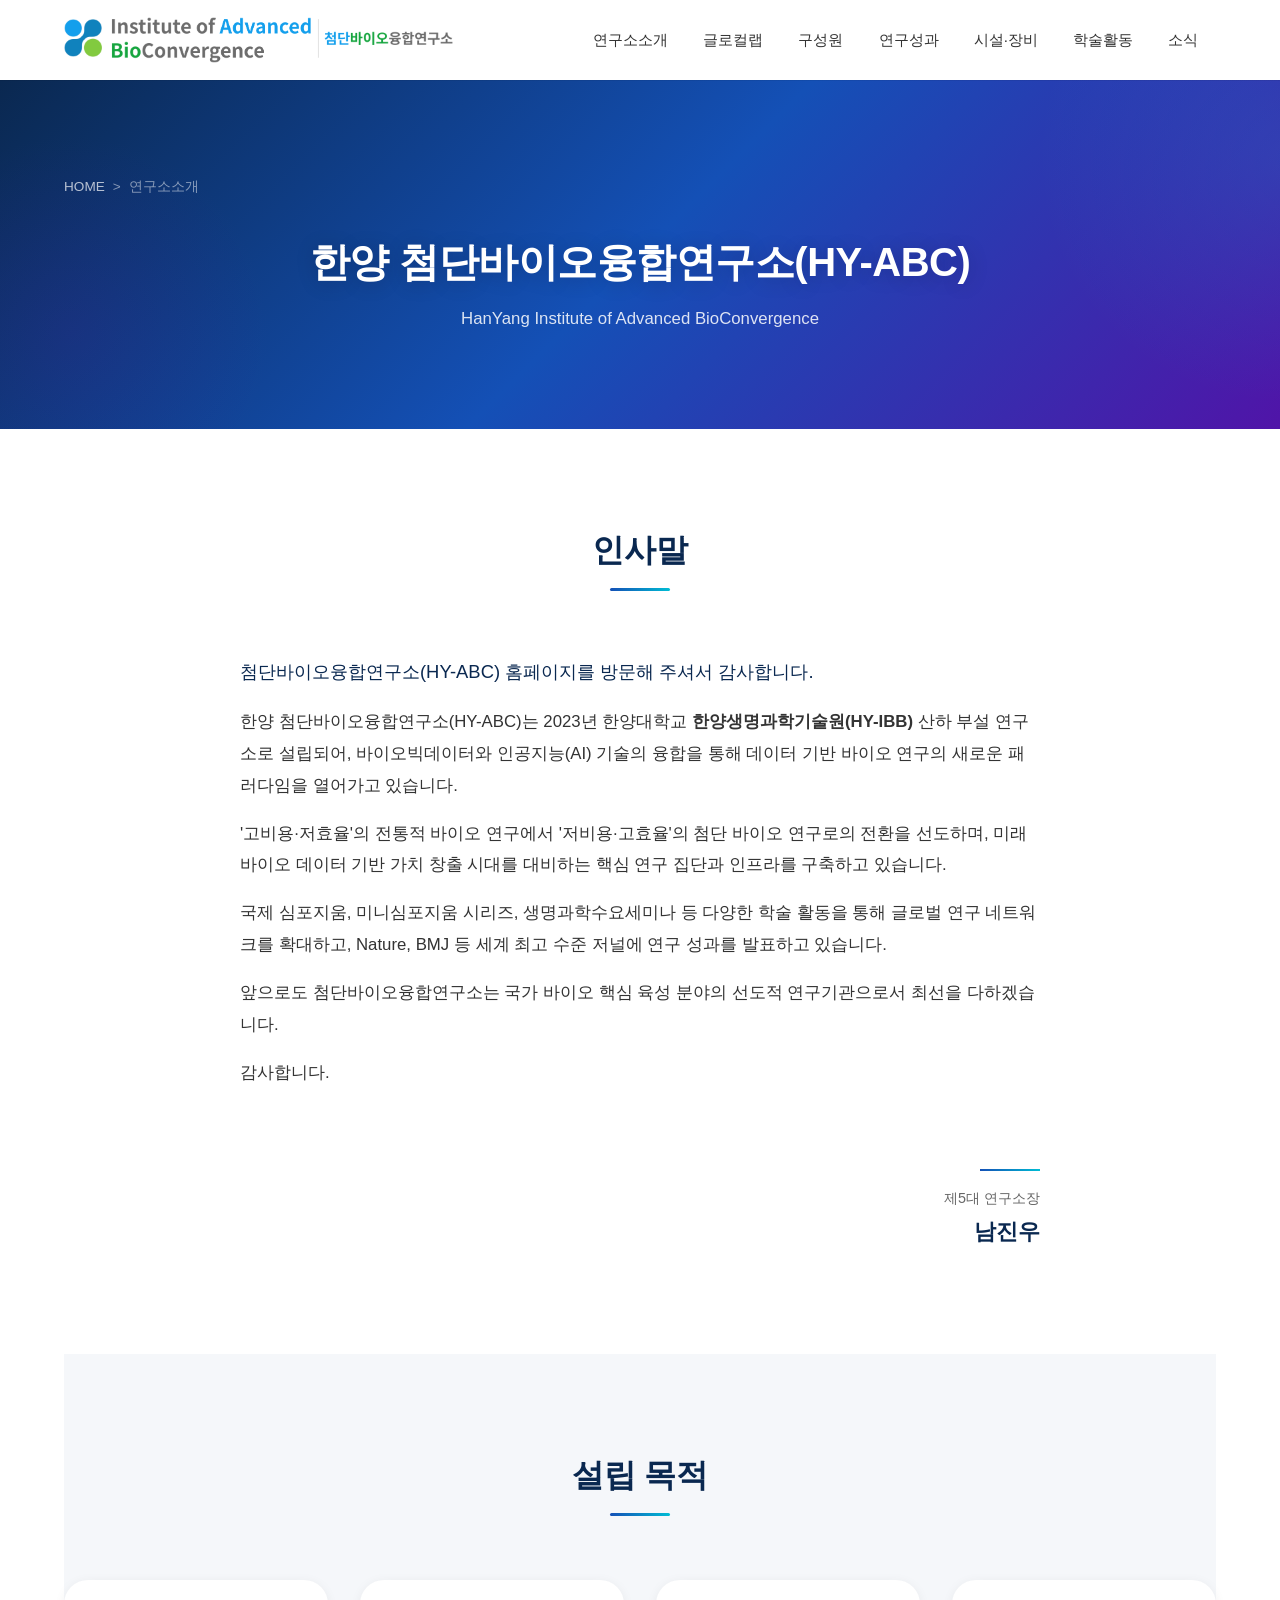
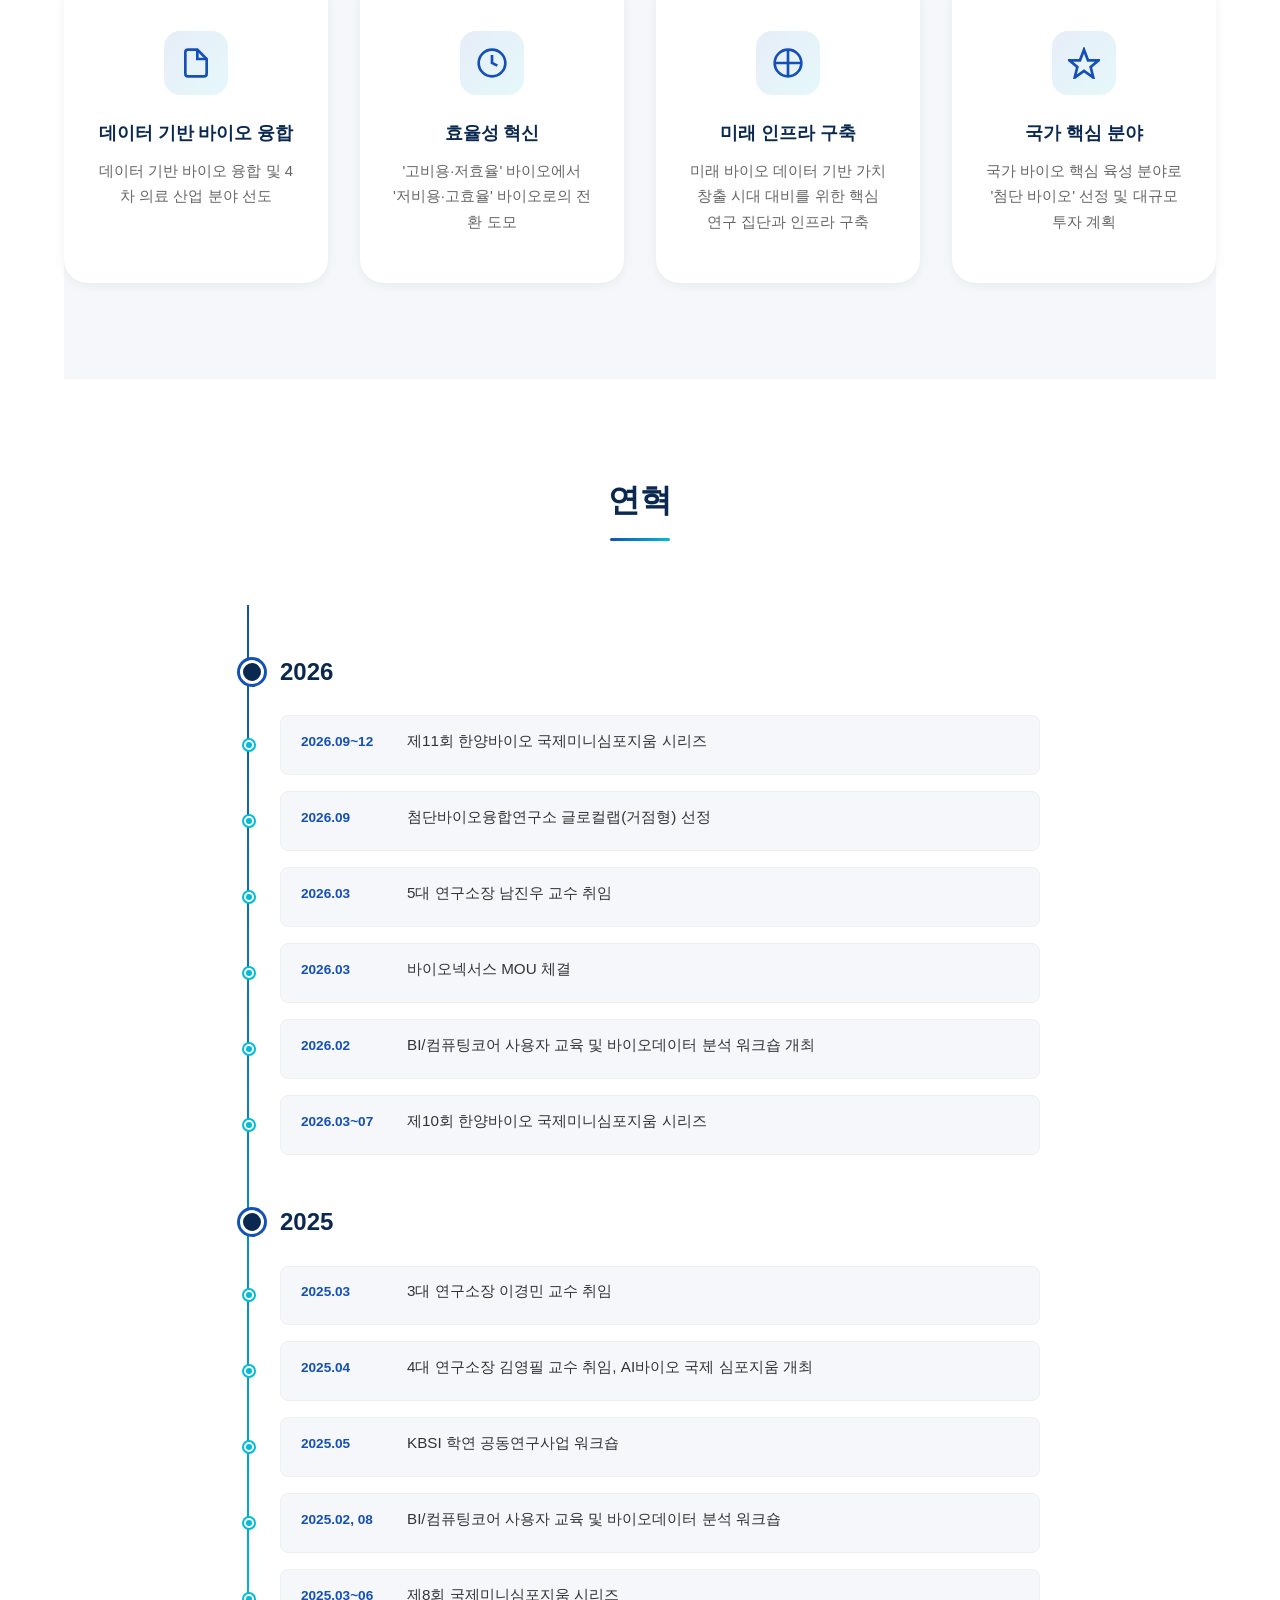
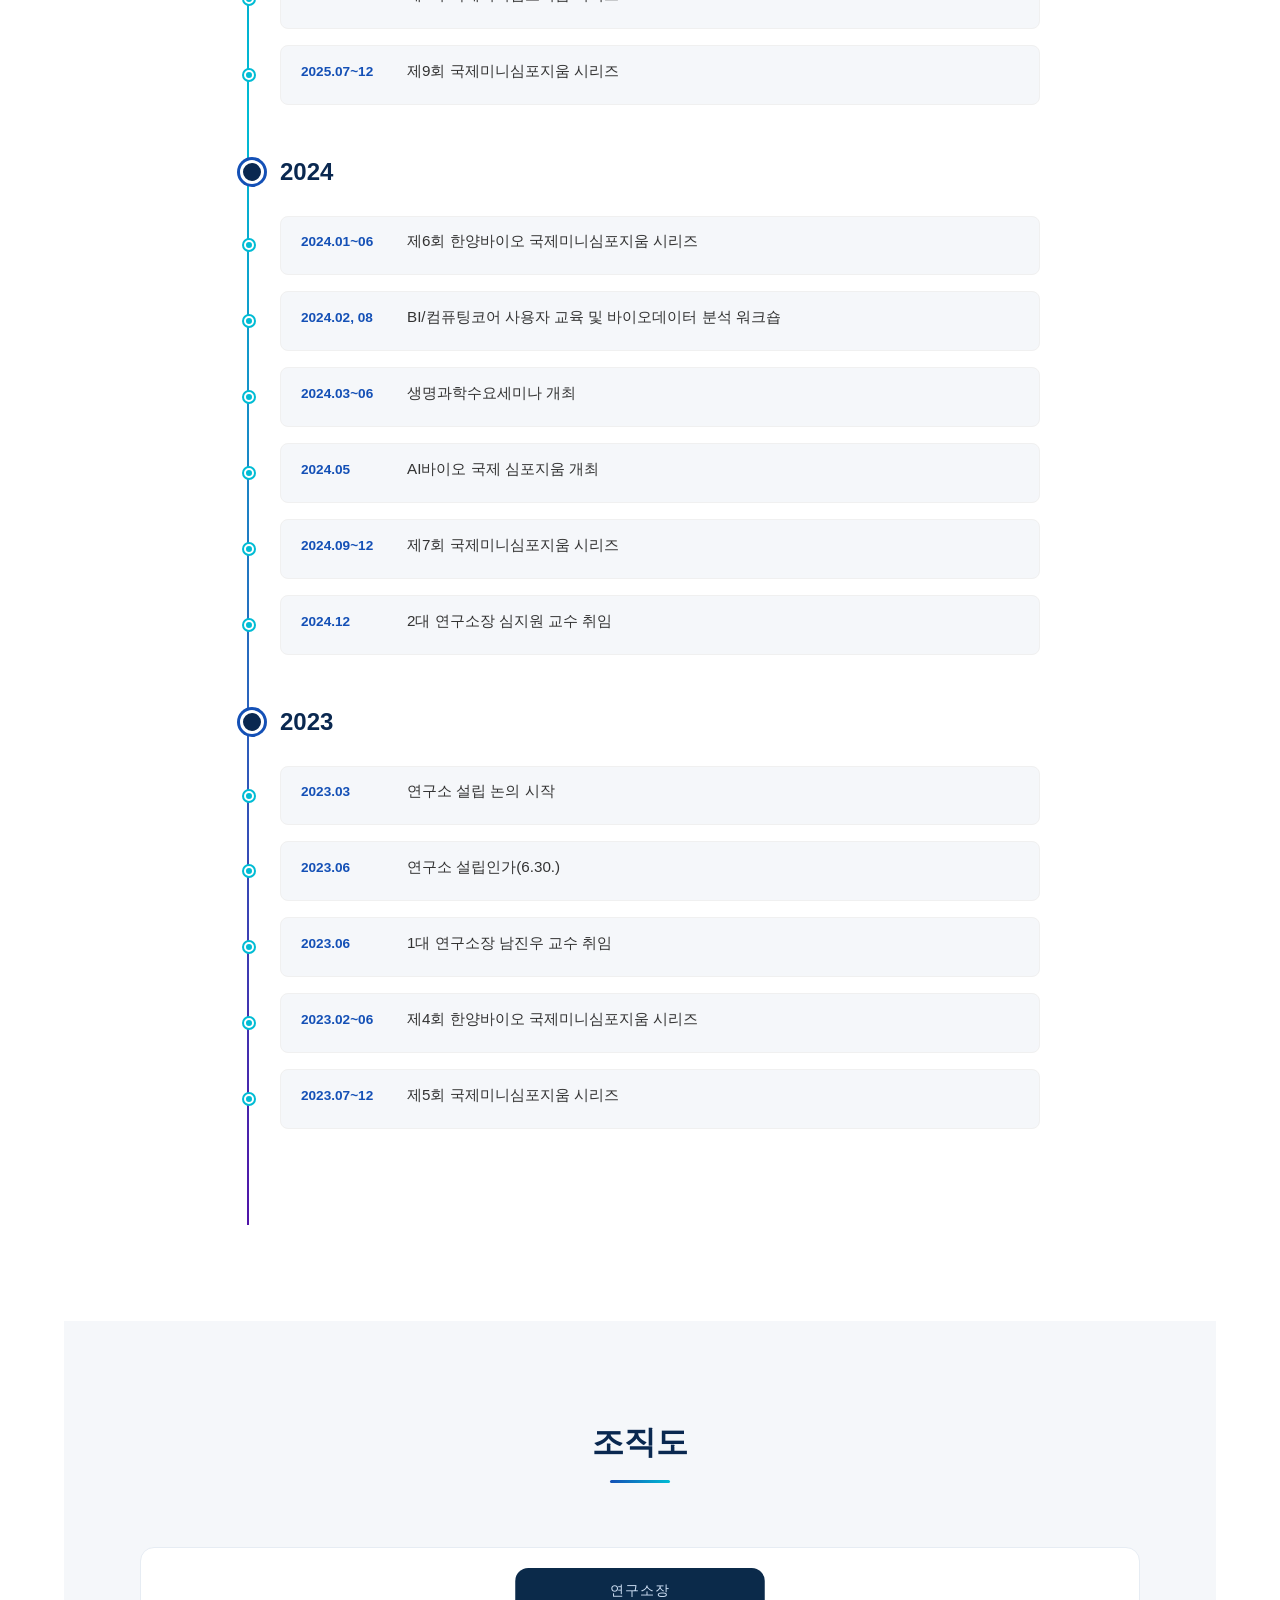
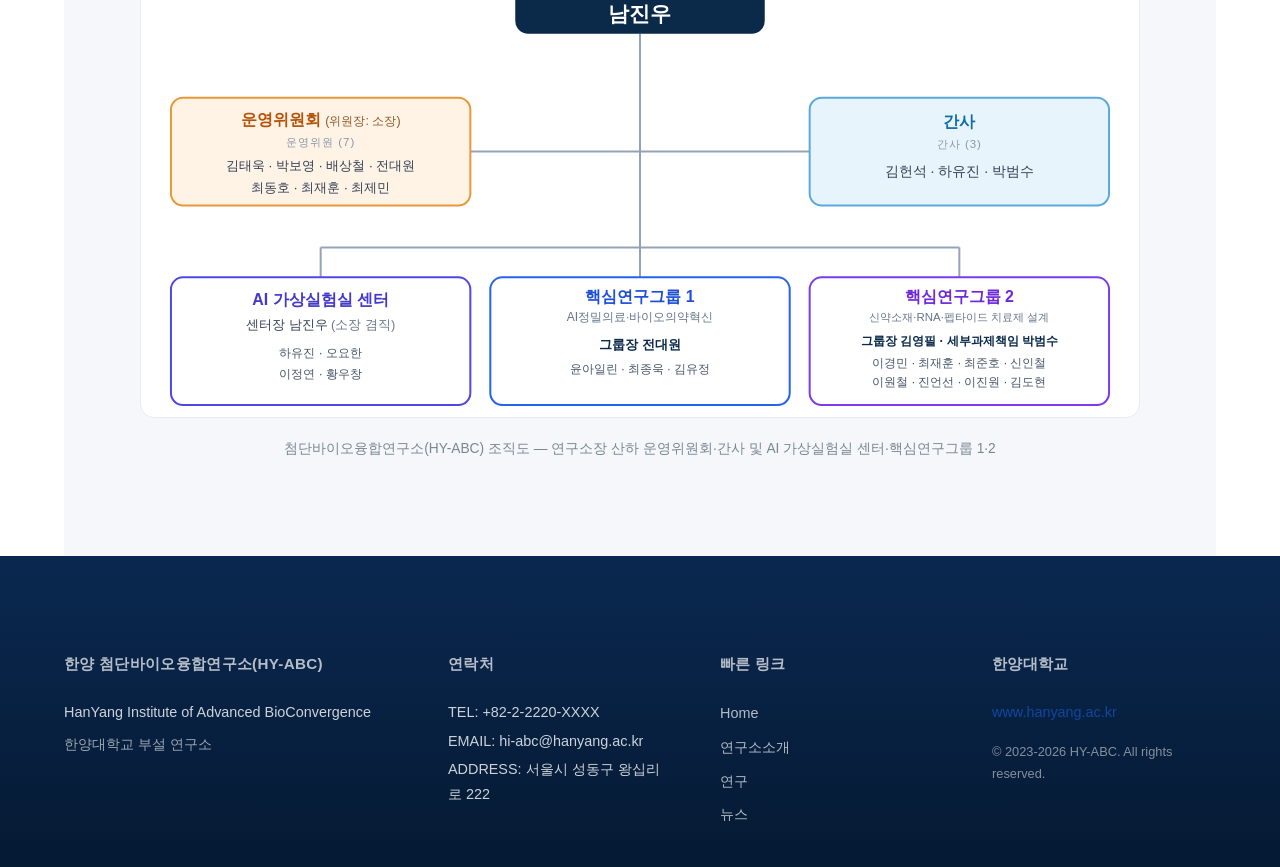
<file: pages/about.html>
<!DOCTYPE html>
<html lang="ko">
<head>
    <meta charset="UTF-8">
    <meta name="viewport" content="width=device-width, initial-scale=1.0">
    <title>연구소소개 | 첨단바이오융합연구소(HY-ABC)</title>
    <link rel="stylesheet" href="../css/style.css">
</head>
<body>
    <!-- Navigation -->
    <nav class="navbar navbar-main">
        <div class="container">
            <div class="navbar-brand">
                <a href="../" class="logo">
                    <img src="../images/HY-ABC_EN_logo_2line.png" alt="첨단바이오융합연구소 HY-ABC — Institute of Advanced BioConvergence" class="logo-img" style="height:46px;width:auto;">
                </a>
            </div>
            <button class="navbar-toggle" id="navbarToggle" aria-label="메뉴 열기">
                <span></span><span></span><span></span>
            </button>
            <ul class="navbar-menu" id="navbarMenu">
                <li class="nav-item dropdown">
                    <a href="about.html" class="nav-link">연구소소개</a>
                    <ul class="dropdown-menu">
                        <li><a href="about.html#greeting">인사말</a></li>
                        <li><a href="about.html#purpose">설립목적</a></li>
                        <li><a href="about.html#history">연혁</a></li>
                        <li><a href="about.html#organization">조직도</a></li>
                    </ul>
                </li>
                <li class="nav-item dropdown">
                    <a href="glocallab.html" class="nav-link">글로컬랩</a>
                    <ul class="dropdown-menu">
                        <li><a href="glocallab.html#overview">과제개요</a></li>
                        <li><a href="glocallab.html#strategy">3대 전략</a></li>
                        <li><a href="glocallab.html#governance">거버넌스</a></li>
                        <li><a href="glocallab.html#groups">핵심연구그룹</a></li>
                        <li><a href="glocallab.html#valley">EAST-ARC Valley</a></li>
                        <li><a href="glocallab.html#goals">성과목표</a></li>
                        <li><a href="glocallab.html#research-roadmap">연구 로드맵</a></li>
                        <li><a href="glocallab.html#education-roadmap">교육 로드맵</a></li>
                        <li><a href="glocallab.html#acknowledgement">과제사사</a></li>
                    </ul>
                </li>
                <li class="nav-item dropdown">
                    <a href="members.html" class="nav-link">구성원</a>
                    <ul class="dropdown-menu">
                        <li><a href="members.html#directors">연구소장</a></li><li><a href="members.html#officers">운영위원 및 간사</a></li>
                        <li><a href="members.html#researchers">참여연구자</a></li><li><a href="members.html#admin">행정팀</a></li>
                    </ul>
                </li>
                <li class="nav-item dropdown">
                    <a href="research.html" class="nav-link">연구성과</a>
                    <ul class="dropdown-menu">
                        <li><a href="research.html#publications">주요논문</a></li>
                        <li><a href="research.html#projects">연구과제</a></li>
                        <li><a href="research.html#patents">특허</a></li><li><a href="performance.html">성과 현황</a></li>
                    </ul>
                </li>
                <li class="nav-item dropdown">
                    <a href="facilities.html" class="nav-link">시설·장비</a>
                    <ul class="dropdown-menu">
                        <li><a href="facilities.html#infrastructure">인프라현황</a></li>
                        <li><a href="facilities.html#core">코어시설</a></li>
                        <li><a href="facilities.html#openlab">오픈랩</a></li>
                    </ul>
                </li>
                <li class="nav-item dropdown">
                    <a href="activities.html" class="nav-link">학술활동</a>
                    <ul class="dropdown-menu">
                        <li><a href="activities.html#symposium">국제심포지움</a></li>
                        <li><a href="activities.html#minisymposium">미니심포지움</a></li>
                        <li><a href="activities.html#annual">애뉴얼 심포지엄</a></li><li><a href="activities.html#wedseminar">생명과학수요세미나</a></li><li><a href="activities.html#seminar">연구소 학술활동</a></li>
                        <li><a href="activities.html#workshop">교육 프로그램</a></li>
                    </ul>
                </li>
                <li class="nav-item dropdown">
                    <a href="news.html" class="nav-link">소식</a>
                    <ul class="dropdown-menu">
                        <li><a href="news.html#notice">공지사항</a></li>
                        <li><a href="news.html#press">보도자료</a></li>
                        <li><a href="news.html#mou">MOU</a></li>
                        <li><a href="news.html#publications">발간물</a></li>
                    </ul>
                </li>
            </ul>
        </div>
    </nav>

    <!-- Hero Section -->
    <section class="hero-section">
        <div class="hero-breadcrumb">
            <a href="../index.html">HOME</a>
            <span>&gt;</span>
            <span>연구소소개</span>
        </div>
        <div class="hero-content">
            <h1 class="animate-on-scroll">한양 첨단바이오융합연구소(HY-ABC)</h1>
            <p class="animate-on-scroll">HanYang Institute of Advanced BioConvergence</p>
        </div>
    </section>

    <!-- Main Content -->
    <main class="about-container">
        <!-- Greeting Section -->
        <section id="greeting" class="section greeting-section">
            <div class="section-header animate-on-scroll">
                <h2>인사말</h2>
                <div class="header-line"></div>
            </div>
            <div class="greeting-content animate-on-scroll">
                <div class="director-greeting">
                    <p>첨단바이오융합연구소(HY-ABC) 홈페이지를 방문해 주셔서 감사합니다.</p>

                    <p>한양 첨단바이오융합연구소(HY-ABC)는 2023년 한양대학교 <strong>한양생명과학기술원(HY-IBB)</strong> 산하 부설 연구소로 설립되어, 바이오빅데이터와 인공지능(AI) 기술의 융합을 통해 데이터 기반 바이오 연구의 새로운 패러다임을 열어가고 있습니다.</p>

                    <p>'고비용·저효율'의 전통적 바이오 연구에서 '저비용·고효율'의 첨단 바이오 연구로의 전환을 선도하며, 미래 바이오 데이터 기반 가치 창출 시대를 대비하는 핵심 연구 집단과 인프라를 구축하고 있습니다.</p>

                    <p>국제 심포지움, 미니심포지움 시리즈, 생명과학수요세미나 등 다양한 학술 활동을 통해 글로벌 연구 네트워크를 확대하고, Nature, BMJ 등 세계 최고 수준 저널에 연구 성과를 발표하고 있습니다.</p>

                    <p>앞으로도 첨단바이오융합연구소는 국가 바이오 핵심 육성 분야의 선도적 연구기관으로서 최선을 다하겠습니다.</p>

                    <p>감사합니다.</p>
                </div>
                <div class="director-signature animate-on-scroll">
                    <div class="signature-line"></div>
                    <p class="director-name">제5대 연구소장</p>
                    <p class="director-title">남진우</p>
                </div>
            </div>
        </section>

        <!-- Purpose Section -->
        <section id="purpose" class="section purpose-section">
            <div class="section-header animate-on-scroll">
                <h2>설립 목적</h2>
                <div class="header-line"></div>
            </div>
            <div class="purpose-grid animate-on-scroll">
                <div class="purpose-card animate-on-scroll">
                    <div class="purpose-icon">
                        <svg viewBox="0 0 24 24" fill="none" stroke="currentColor" stroke-width="2">
                            <path d="M13 2H6a2 2 0 0 0-2 2v16a2 2 0 0 0 2 2h12a2 2 0 0 0 2-2V9z"></path>
                            <polyline points="13 2 13 9 20 9"></polyline>
                        </svg>
                    </div>
                    <h3>데이터 기반 바이오 융합</h3>
                    <p>데이터 기반 바이오 융합 및 4차 의료 산업 분야 선도</p>
                </div>
                <div class="purpose-card animate-on-scroll">
                    <div class="purpose-icon">
                        <svg viewBox="0 0 24 24" fill="none" stroke="currentColor" stroke-width="2">
                            <circle cx="12" cy="12" r="10"></circle>
                            <path d="M12 6v6l4 2"></path>
                        </svg>
                    </div>
                    <h3>효율성 혁신</h3>
                    <p>'고비용·저효율' 바이오에서 '저비용·고효율' 바이오로의 전환 도모</p>
                </div>
                <div class="purpose-card animate-on-scroll">
                    <div class="purpose-icon">
                        <svg viewBox="0 0 24 24" fill="none" stroke="currentColor" stroke-width="2">
                            <path d="M12 2v20M2 12h20"></path>
                            <circle cx="12" cy="12" r="10"></circle>
                        </svg>
                    </div>
                    <h3>미래 인프라 구축</h3>
                    <p>미래 바이오 데이터 기반 가치 창출 시대 대비를 위한 핵심 연구 집단과 인프라 구축</p>
                </div>
                <div class="purpose-card animate-on-scroll">
                    <div class="purpose-icon">
                        <svg viewBox="0 0 24 24" fill="none" stroke="currentColor" stroke-width="2">
                            <path d="M12 2L15 10H23L17 15L19 23L12 18L5 23L7 15L1 10H9L12 2Z"></path>
                        </svg>
                    </div>
                    <h3>국가 핵심 분야</h3>
                    <p>국가 바이오 핵심 육성 분야로 '첨단 바이오' 선정 및 대규모 투자 계획</p>
                </div>
            </div>
        </section>

        <!-- History Section -->
        <section id="history" class="section history-section">
            <div class="section-header animate-on-scroll">
                <h2>연혁</h2>
                <div class="header-line"></div>
            </div>
            <div class="timeline animate-on-scroll">
                <!-- 2026 Timeline -->
                <div class="timeline-year">
                    <h3>2026</h3>
                    <div class="timeline-items">
                        <div class="timeline-item animate-on-scroll">
                            <div class="timeline-marker"></div>
                            <div class="timeline-content">
                                <span class="timeline-date">2026.09~12</span>
                                <p>제11회 한양바이오 국제미니심포지움 시리즈</p>
                            </div>
                        </div>
                        <div class="timeline-item animate-on-scroll">
                            <div class="timeline-marker"></div>
                            <div class="timeline-content">
                                <span class="timeline-date">2026.09</span>
                                <p>첨단바이오융합연구소 글로컬랩(거점형) 선정</p>
                            </div>
                        </div>
                        <div class="timeline-item animate-on-scroll">
                            <div class="timeline-marker"></div>
                            <div class="timeline-content">
                                <span class="timeline-date">2026.03</span>
                                <p>5대 연구소장 남진우 교수 취임</p>
                            </div>
                        </div>
                        <div class="timeline-item animate-on-scroll">
                            <div class="timeline-marker"></div>
                            <div class="timeline-content">
                                <span class="timeline-date">2026.03</span>
                                <p>바이오넥서스 MOU 체결</p>
                            </div>
                        </div>
                        <div class="timeline-item animate-on-scroll">
                            <div class="timeline-marker"></div>
                            <div class="timeline-content">
                                <span class="timeline-date">2026.02</span>
                                <p>BI/컴퓨팅코어 사용자 교육 및 바이오데이터 분석 워크숍 개최</p>
                            </div>
                        </div>
                        <div class="timeline-item animate-on-scroll">
                            <div class="timeline-marker"></div>
                            <div class="timeline-content">
                                <span class="timeline-date">2026.03~07</span>
                                <p>제10회 한양바이오 국제미니심포지움 시리즈</p>
                            </div>
                        </div>
                    </div>
                </div>

                <!-- 2025 Timeline -->
                <div class="timeline-year">
                    <h3>2025</h3>
                    <div class="timeline-items">
                        <div class="timeline-item animate-on-scroll">
                            <div class="timeline-marker"></div>
                            <div class="timeline-content">
                                <span class="timeline-date">2025.03</span>
                                <p>3대 연구소장 이경민 교수 취임</p>
                            </div>
                        </div>
                        <div class="timeline-item animate-on-scroll">
                            <div class="timeline-marker"></div>
                            <div class="timeline-content">
                                <span class="timeline-date">2025.04</span>
                                <p>4대 연구소장 김영필 교수 취임, AI바이오 국제 심포지움 개최</p>
                            </div>
                        </div>
                        <div class="timeline-item animate-on-scroll">
                            <div class="timeline-marker"></div>
                            <div class="timeline-content">
                                <span class="timeline-date">2025.05</span>
                                <p>KBSI 학연 공동연구사업 워크숍</p>
                            </div>
                        </div>
                        <div class="timeline-item animate-on-scroll">
                            <div class="timeline-marker"></div>
                            <div class="timeline-content">
                                <span class="timeline-date">2025.02, 08</span>
                                <p>BI/컴퓨팅코어 사용자 교육 및 바이오데이터 분석 워크숍</p>
                            </div>
                        </div>
                        <div class="timeline-item animate-on-scroll">
                            <div class="timeline-marker"></div>
                            <div class="timeline-content">
                                <span class="timeline-date">2025.03~06</span>
                                <p>제8회 국제미니심포지움 시리즈</p>
                            </div>
                        </div>
                        <div class="timeline-item animate-on-scroll">
                            <div class="timeline-marker"></div>
                            <div class="timeline-content">
                                <span class="timeline-date">2025.07~12</span>
                                <p>제9회 국제미니심포지움 시리즈</p>
                            </div>
                        </div>
                    </div>
                </div>

                <!-- 2024 Timeline -->
                <div class="timeline-year">
                    <h3>2024</h3>
                    <div class="timeline-items">
                        <div class="timeline-item animate-on-scroll">
                            <div class="timeline-marker"></div>
                            <div class="timeline-content">
                                <span class="timeline-date">2024.01~06</span>
                                <p>제6회 한양바이오 국제미니심포지움 시리즈</p>
                            </div>
                        </div>
                        <div class="timeline-item animate-on-scroll">
                            <div class="timeline-marker"></div>
                            <div class="timeline-content">
                                <span class="timeline-date">2024.02, 08</span>
                                <p>BI/컴퓨팅코어 사용자 교육 및 바이오데이터 분석 워크숍</p>
                            </div>
                        </div>
                        <div class="timeline-item animate-on-scroll">
                            <div class="timeline-marker"></div>
                            <div class="timeline-content">
                                <span class="timeline-date">2024.03~06</span>
                                <p>생명과학수요세미나 개최</p>
                            </div>
                        </div>
                        <div class="timeline-item animate-on-scroll">
                            <div class="timeline-marker"></div>
                            <div class="timeline-content">
                                <span class="timeline-date">2024.05</span>
                                <p>AI바이오 국제 심포지움 개최</p>
                            </div>
                        </div>
                        <div class="timeline-item animate-on-scroll">
                            <div class="timeline-marker"></div>
                            <div class="timeline-content">
                                <span class="timeline-date">2024.09~12</span>
                                <p>제7회 국제미니심포지움 시리즈</p>
                            </div>
                        </div>
                        <div class="timeline-item animate-on-scroll">
                            <div class="timeline-marker"></div>
                            <div class="timeline-content">
                                <span class="timeline-date">2024.12</span>
                                <p>2대 연구소장 심지원 교수 취임</p>
                            </div>
                        </div>
                    </div>
                </div>

                <!-- 2023 Timeline -->
                <div class="timeline-year">
                    <h3>2023</h3>
                    <div class="timeline-items">
                        <div class="timeline-item animate-on-scroll">
                            <div class="timeline-marker"></div>
                            <div class="timeline-content">
                                <span class="timeline-date">2023.03</span>
                                <p>연구소 설립 논의 시작</p>
                            </div>
                        </div>
                        <div class="timeline-item animate-on-scroll">
                            <div class="timeline-marker"></div>
                            <div class="timeline-content">
                                <span class="timeline-date">2023.06</span>
                                <p>연구소 설립인가(6.30.)</p>
                            </div>
                        </div>
                        <div class="timeline-item animate-on-scroll">
                            <div class="timeline-marker"></div>
                            <div class="timeline-content">
                                <span class="timeline-date">2023.06</span>
                                <p>1대 연구소장 남진우 교수 취임</p>
                            </div>
                        </div>
                        <div class="timeline-item animate-on-scroll">
                            <div class="timeline-marker"></div>
                            <div class="timeline-content">
                                <span class="timeline-date">2023.02~06</span>
                                <p>제4회 한양바이오 국제미니심포지움 시리즈</p>
                            </div>
                        </div>
                        <div class="timeline-item animate-on-scroll">
                            <div class="timeline-marker"></div>
                            <div class="timeline-content">
                                <span class="timeline-date">2023.07~12</span>
                                <p>제5회 국제미니심포지움 시리즈</p>
                            </div>
                        </div>
                    </div>
                </div>
            </div>
        </section>

        <!-- Organization Section -->
        <section id="organization" class="section organization-section">
            <div class="section-header animate-on-scroll">
                <h2>조직도</h2>
                <div class="header-line"></div>
            </div>
            <figure class="org-figure animate-on-scroll" style="margin:0 auto;max-width:1000px;">
                <svg viewBox="0 0 1000 470" width="100%" role="img" aria-label="첨단바이오융합연구소 조직도 — 연구소장 아래 운영위원회·간사(좌우), AI 가상실험실 센터·핵심연구그룹 1·2" style="background:#fff;border:1px solid #e6ecf3;border-radius:14px;">
                    <!-- 연결선 (소장에서 각 조직으로) -->
                    <g stroke="#94a3b8" stroke-width="2" fill="none">
                        <!-- 소장 → 트렁크 → 3개 연구조직 -->
                        <path d="M500,86 V300"/>
                        <!-- 수직라인에서 좌우로 box 옆면에 연결: 운영위원회(좌) · 간사(우) -->
                        <path d="M500,204 H330"/>
                        <path d="M500,204 H670"/>
                        <path d="M180,300 H820"/>
                        <path d="M180,300 V330"/>
                        <path d="M500,300 V330"/>
                        <path d="M820,300 V330"/>
                    </g>

                    <!-- 연구소장 -->
                    <rect x="375" y="20" width="250" height="66" rx="13" fill="#0b2a4a"/>
                    <text x="500" y="47" text-anchor="middle" font-size="14" fill="#cfe0f5" letter-spacing="1">연구소장</text>
                    <text x="500" y="73" text-anchor="middle" font-size="21" font-weight="700" fill="#ffffff">남진우</text>

                    <!-- 운영위원회 (좌) -->
                    <rect x="30" y="150" width="300" height="108" rx="12" fill="#fff3e6" stroke="#e8973a" stroke-width="2"/>
                    <text x="180" y="177" text-anchor="middle" font-size="16.5" font-weight="700" fill="#b45309">운영위원회 <tspan font-size="12.5" font-weight="400" fill="#8a5a2b">(위원장: 소장)</tspan></text>
                    <text x="180" y="198" text-anchor="middle" font-size="11.5" fill="#8a97a5" letter-spacing="1">운영위원 (7)</text>
                    <text x="180" y="222" text-anchor="middle" font-size="13.5" fill="#334155">김태욱 · 박보영 · 배상철 · 전대원</text>
                    <text x="180" y="244" text-anchor="middle" font-size="13.5" fill="#334155">최동호 · 최재훈 · 최제민</text>

                    <!-- 간사 (우) -->
                    <rect x="670" y="150" width="300" height="108" rx="12" fill="#e8f4fc" stroke="#5aa9dd" stroke-width="2"/>
                    <text x="820" y="179" text-anchor="middle" font-size="16.5" font-weight="700" fill="#0e6ba8">간사</text>
                    <text x="820" y="200" text-anchor="middle" font-size="11.5" fill="#8a97a5" letter-spacing="1">간사 (3)</text>
                    <text x="820" y="228" text-anchor="middle" font-size="14" fill="#334155">김헌석 · 하유진 · 박범수</text>

                    <!-- AI 가상실험실 센터 -->
                    <rect x="30" y="330" width="300" height="128" rx="12" fill="#ffffff" stroke="#4f46e5" stroke-width="2"/>
                    <text x="180" y="358" text-anchor="middle" font-size="16" font-weight="700" fill="#4338ca">AI 가상실험실 센터</text>
                    <text x="180" y="382" text-anchor="middle" font-size="13" fill="#334155">센터장 남진우 <tspan fill="#6b7a8c">(소장 겸직)</tspan></text>
                    <text x="180" y="410" text-anchor="middle" font-size="12.5" fill="#475569">하유진 · 오요한</text>
                    <text x="180" y="431" text-anchor="middle" font-size="12.5" fill="#475569">이정연 · 황우창</text>

                    <!-- 핵심연구그룹 1 -->
                    <rect x="350" y="330" width="300" height="128" rx="12" fill="#ffffff" stroke="#2563eb" stroke-width="2"/>
                    <text x="500" y="355" text-anchor="middle" font-size="16" font-weight="700" fill="#1d4ed8">핵심연구그룹 1</text>
                    <text x="500" y="374" text-anchor="middle" font-size="12" fill="#64748b">AI정밀의료·바이오의약혁신</text>
                    <text x="500" y="402" text-anchor="middle" font-size="13.5" font-weight="600" fill="#0b2a4a">그룹장 전대원</text>
                    <text x="500" y="426" text-anchor="middle" font-size="12" fill="#475569">윤아일린 · 최종욱 · 김유정</text>

                    <!-- 핵심연구그룹 2 -->
                    <rect x="670" y="330" width="300" height="128" rx="12" fill="#ffffff" stroke="#7c3aed" stroke-width="2"/>
                    <text x="820" y="355" text-anchor="middle" font-size="16" font-weight="700" fill="#6d28d9">핵심연구그룹 2</text>
                    <text x="820" y="374" text-anchor="middle" font-size="11.5" fill="#64748b">신약소재·RNA·펩타이드 치료제 설계</text>
                    <text x="820" y="398" text-anchor="middle" font-size="12.5" font-weight="600" fill="#0b2a4a">그룹장 김영필 · 세부과제책임 박범수</text>
                    <text x="820" y="420" text-anchor="middle" font-size="12" fill="#475569">이경민 · 최재훈 · 최준호 · 신인철</text>
                    <text x="820" y="439" text-anchor="middle" font-size="12" fill="#475569">이원철 · 진언선 · 이진원 · 김도현</text>
                </svg>
                <figcaption style="text-align:center;color:#7b8794;font-size:0.86rem;margin-top:12px;">첨단바이오융합연구소(HY-ABC) 조직도 — 연구소장 산하 운영위원회·간사 및 AI 가상실험실 센터·핵심연구그룹 1·2</figcaption>
            </figure>
        </section>
    </main>

    <!-- Footer -->
    <footer class="footer">
        <div class="footer-container">
            <div class="footer-section">
                <h4>한양 첨단바이오융합연구소(HY-ABC)</h4>
                <p>HanYang Institute of Advanced BioConvergence</p>
                <p class="footer-address">한양대학교 부설 연구소</p>
            </div>
            <div class="footer-section">
                <h4>연락처</h4>
                <p>TEL: +82-2-2220-XXXX</p>
                <p>EMAIL: hi-abc@hanyang.ac.kr</p>
                <p>ADDRESS: 서울시 성동구 왕십리로 222</p>
            </div>
            <div class="footer-section">
                <h4>빠른 링크</h4>
                <ul>
                    <li><a href="../index.html">Home</a></li>
                    <li><a href="./about.html">연구소소개</a></li>
                    <li><a href="./research.html">연구</a></li>
                    <li><a href="./news.html">뉴스</a></li>
                </ul>
            </div>
            <div class="footer-section">
                <h4>한양대학교</h4>
                <p><a href="https://www.hanyang.ac.kr" target="_blank">www.hanyang.ac.kr</a></p>
                <p class="footer-copyright">&copy; 2023-2026 HY-ABC. All rights reserved.</p>
            </div>
        </div>
    </footer>

    <script src="../js/main.js"></script>
</body>
</html>
</file>
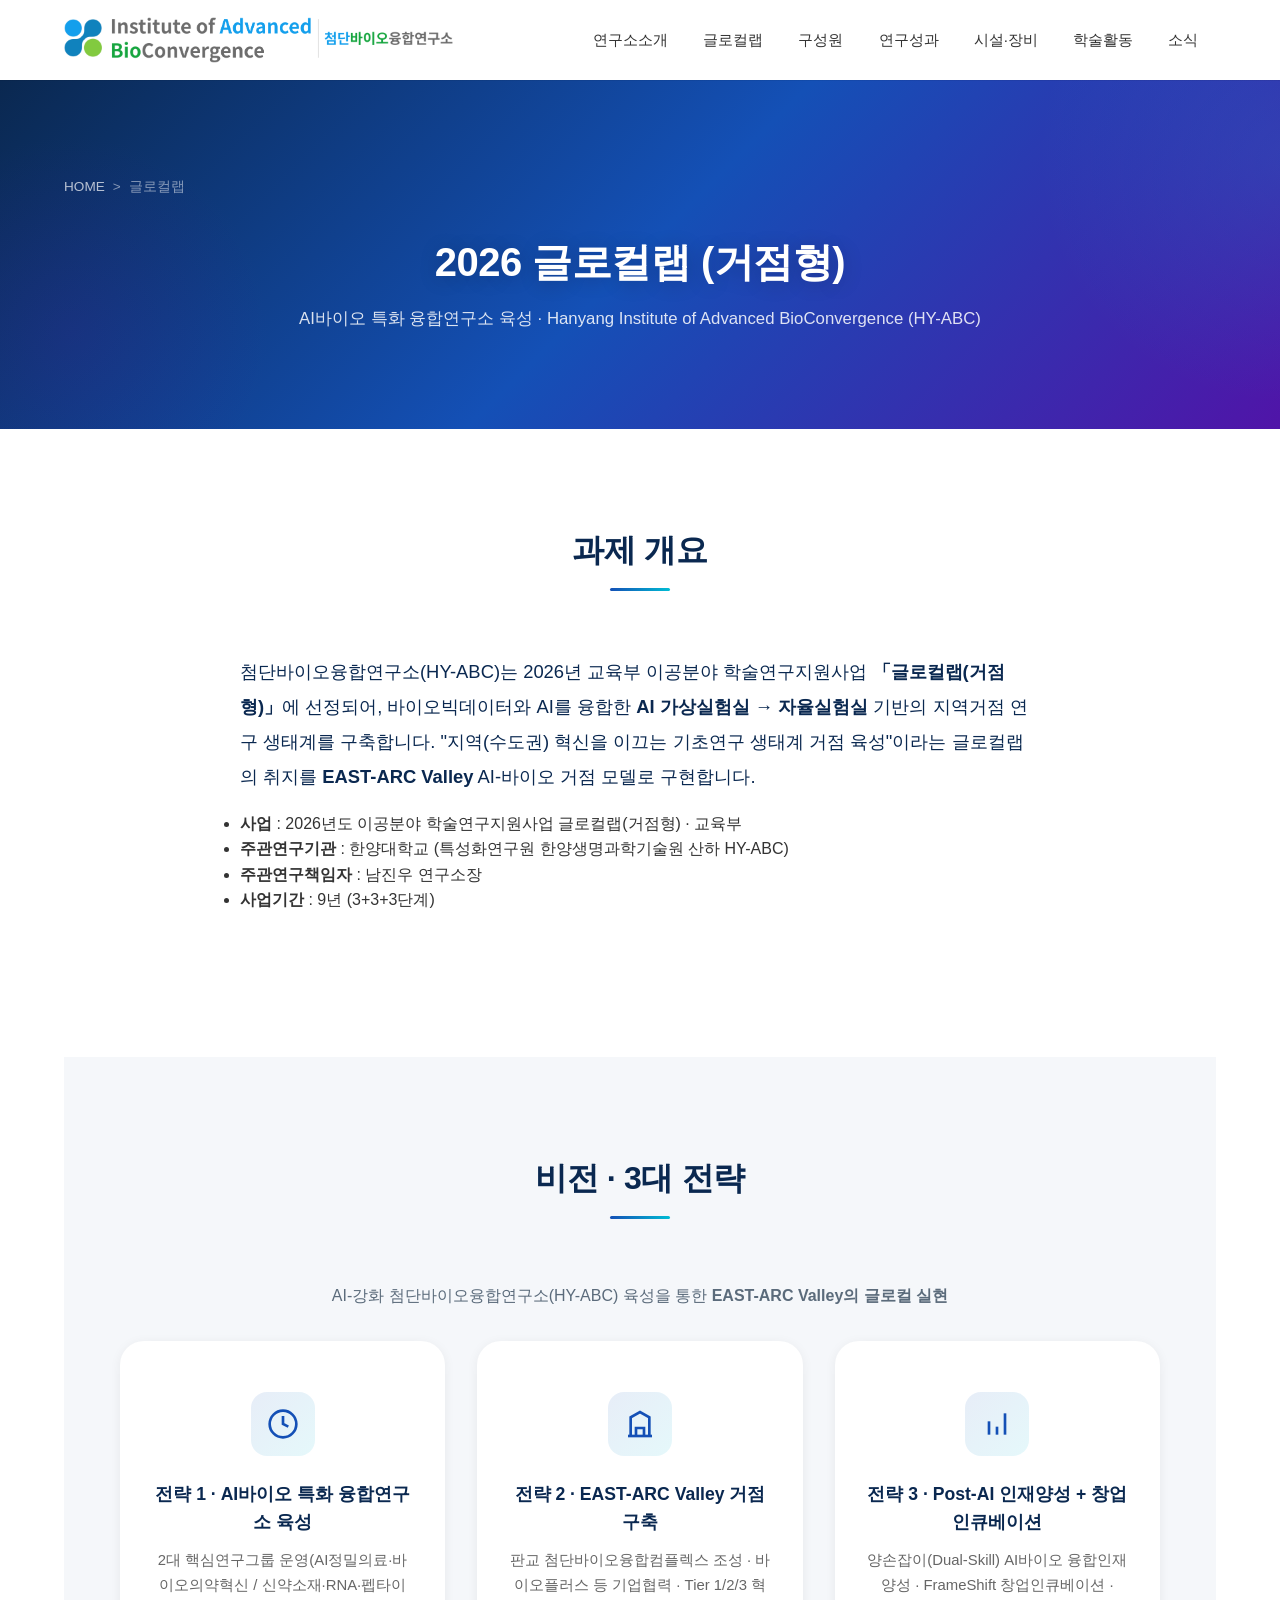
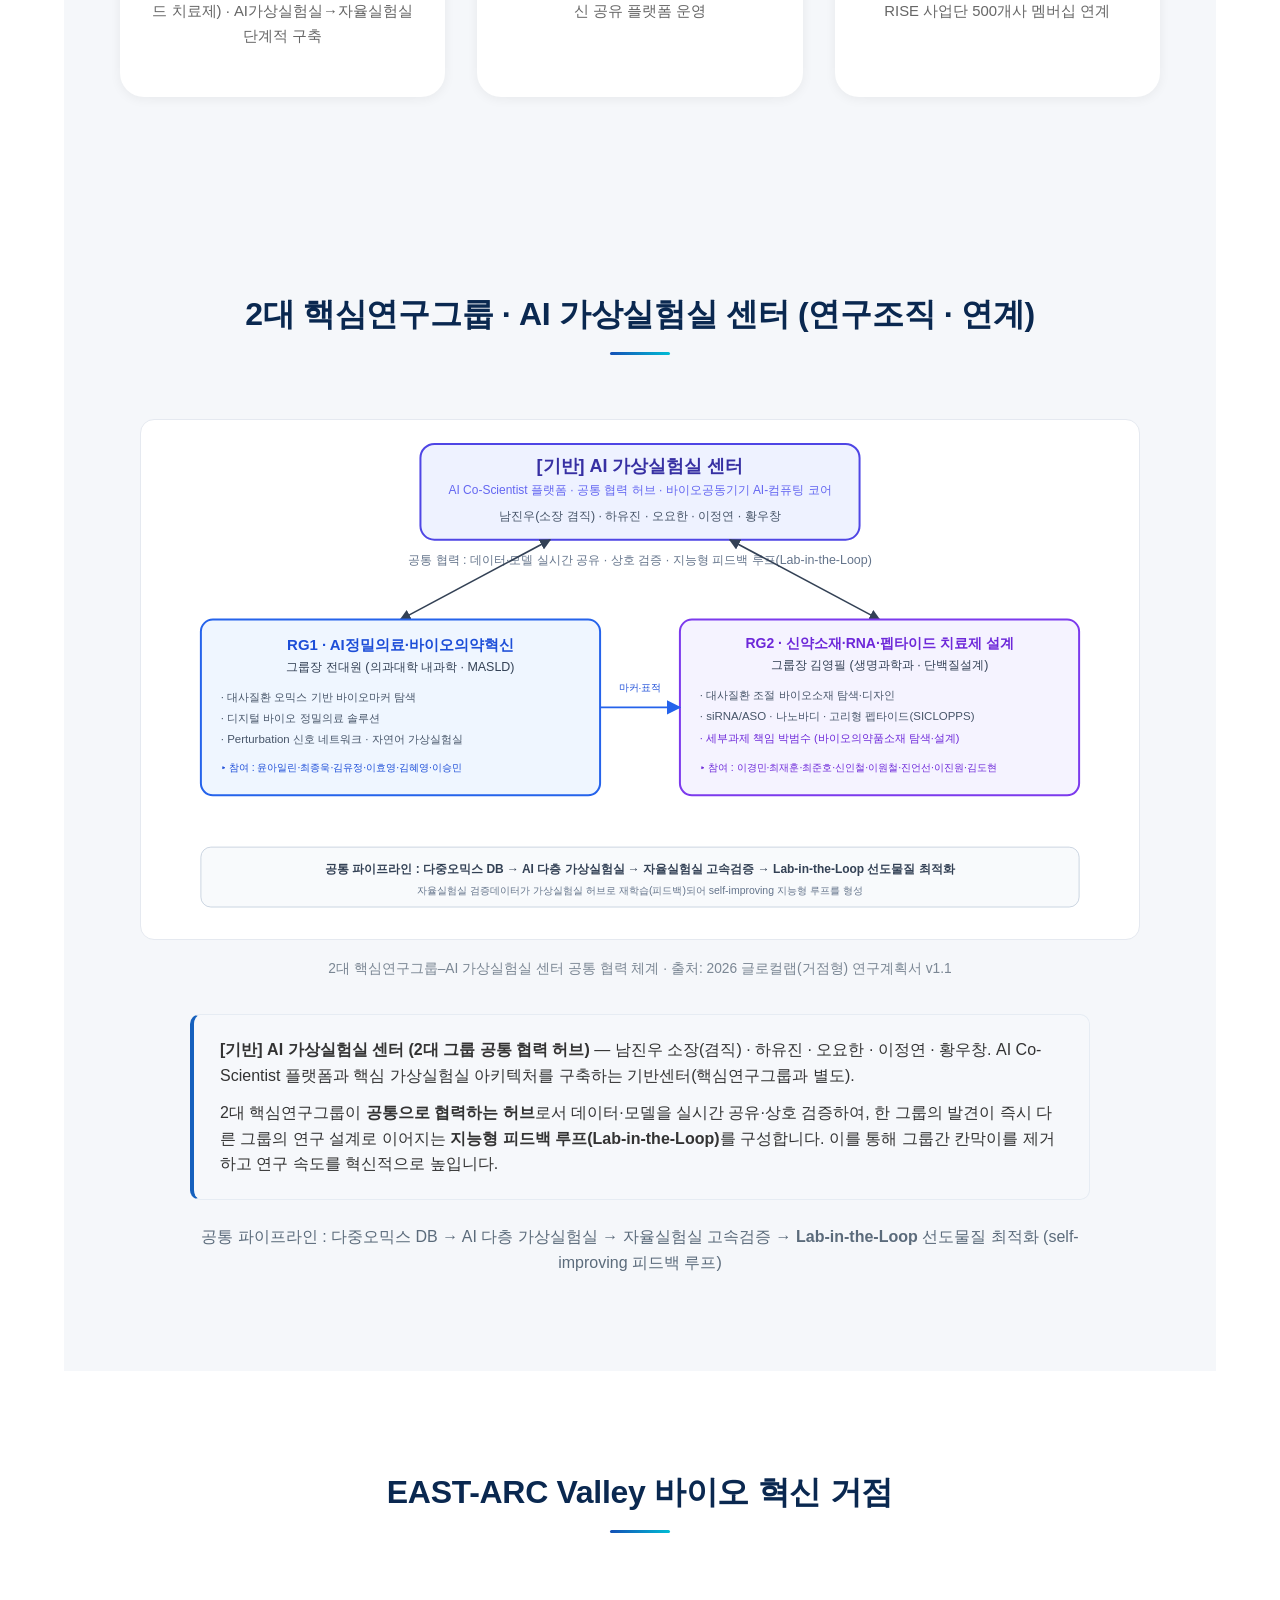
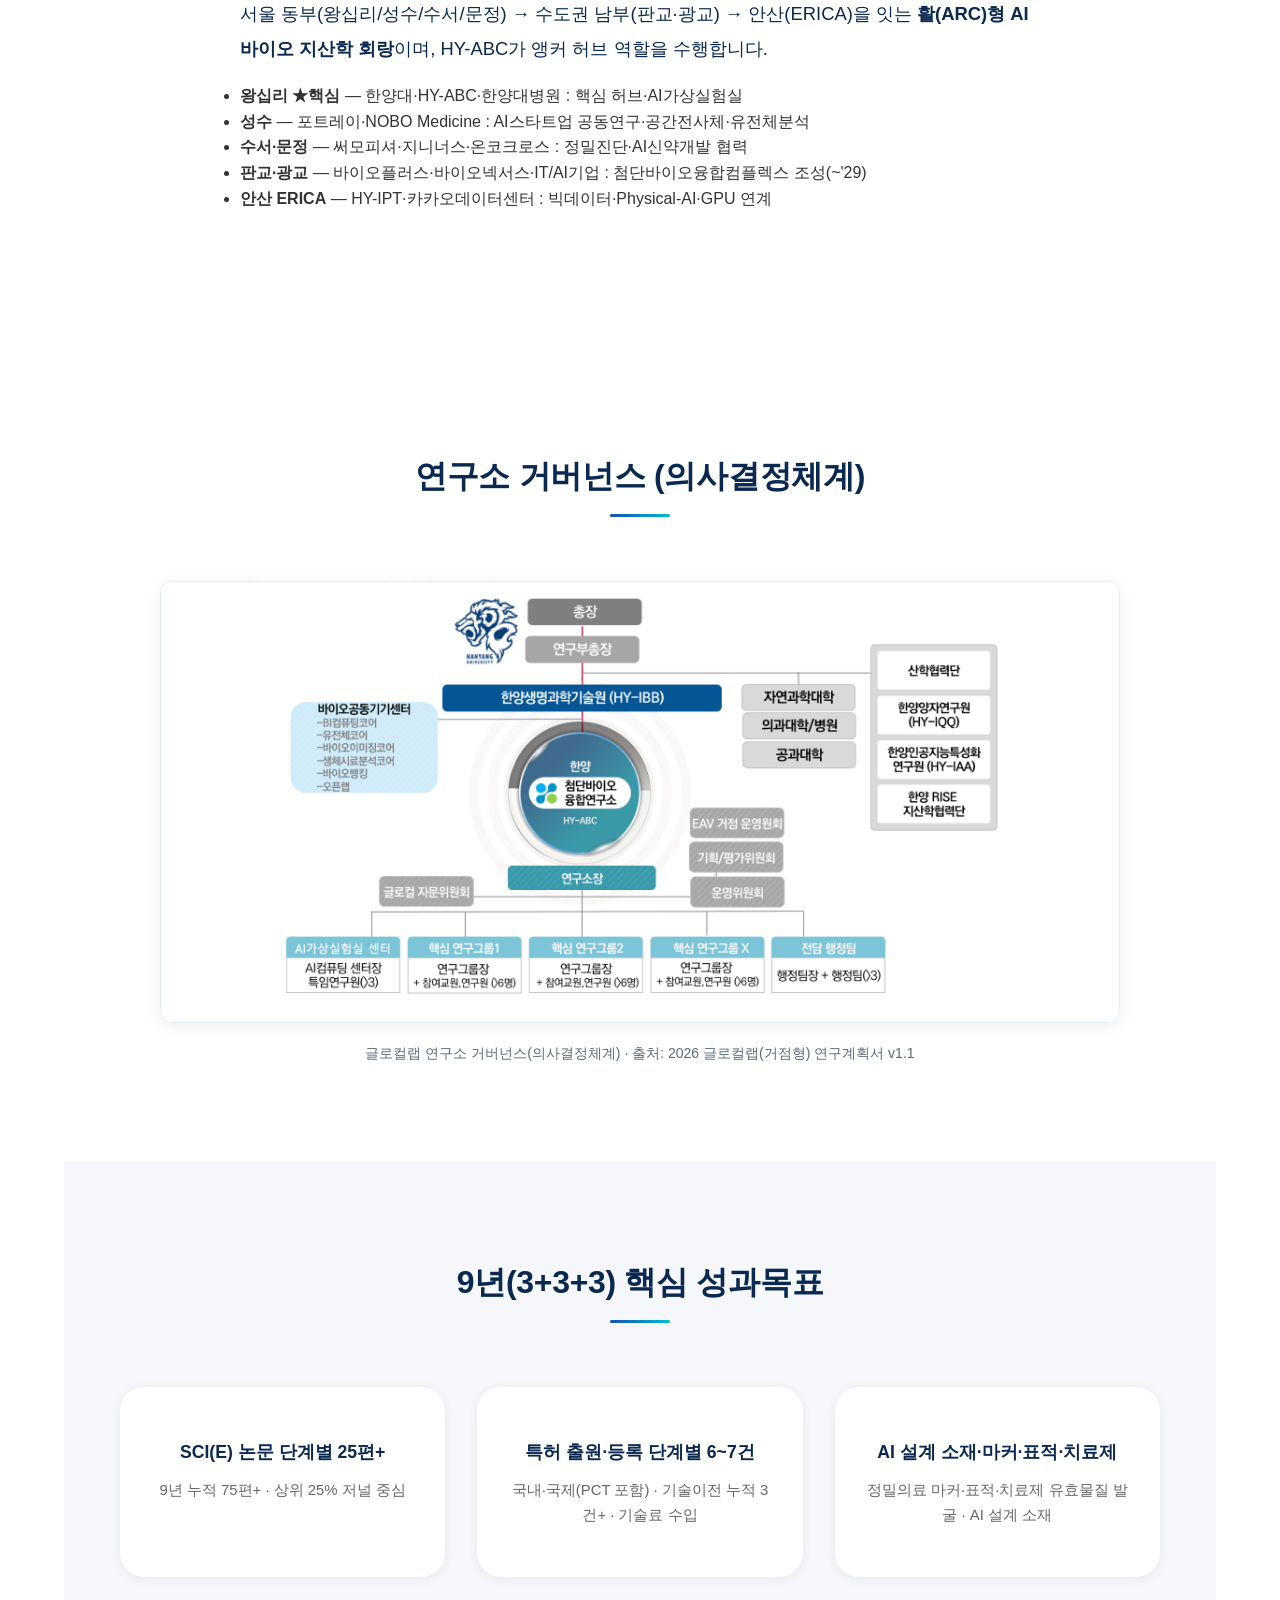
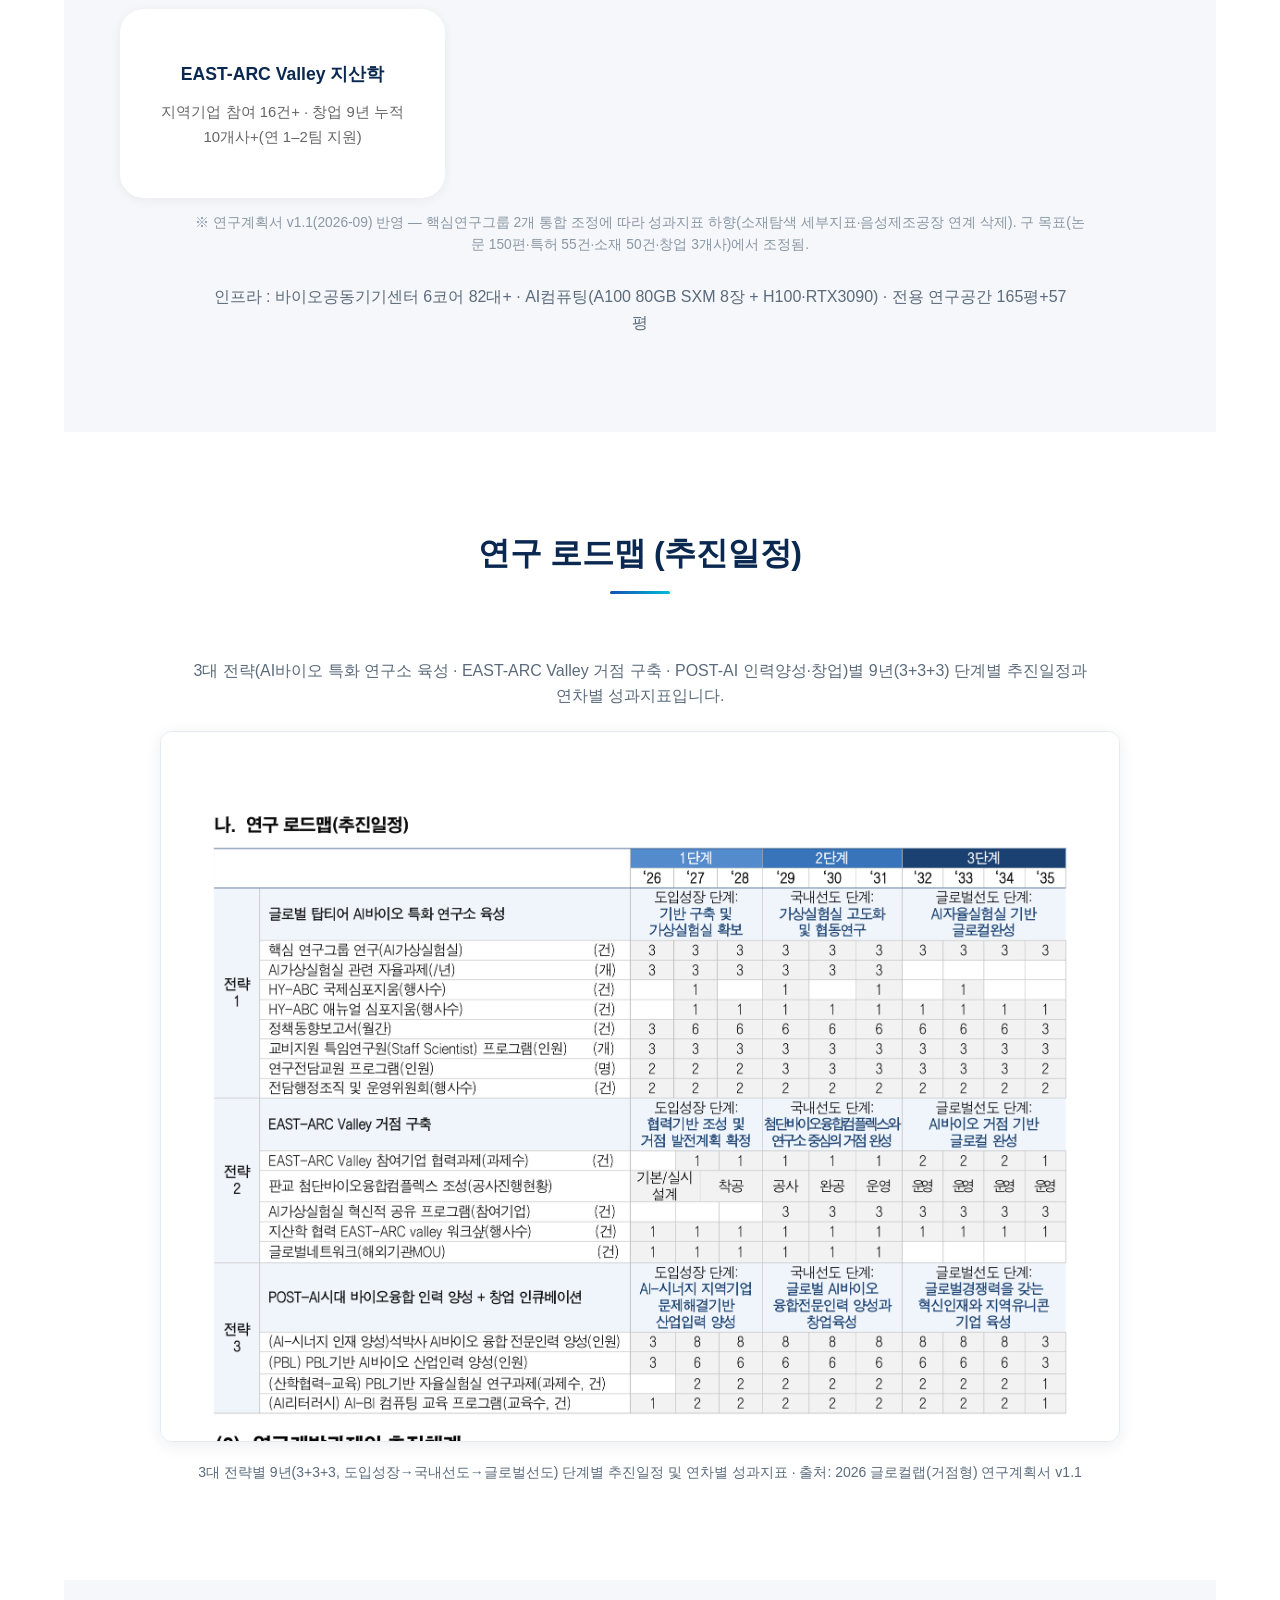
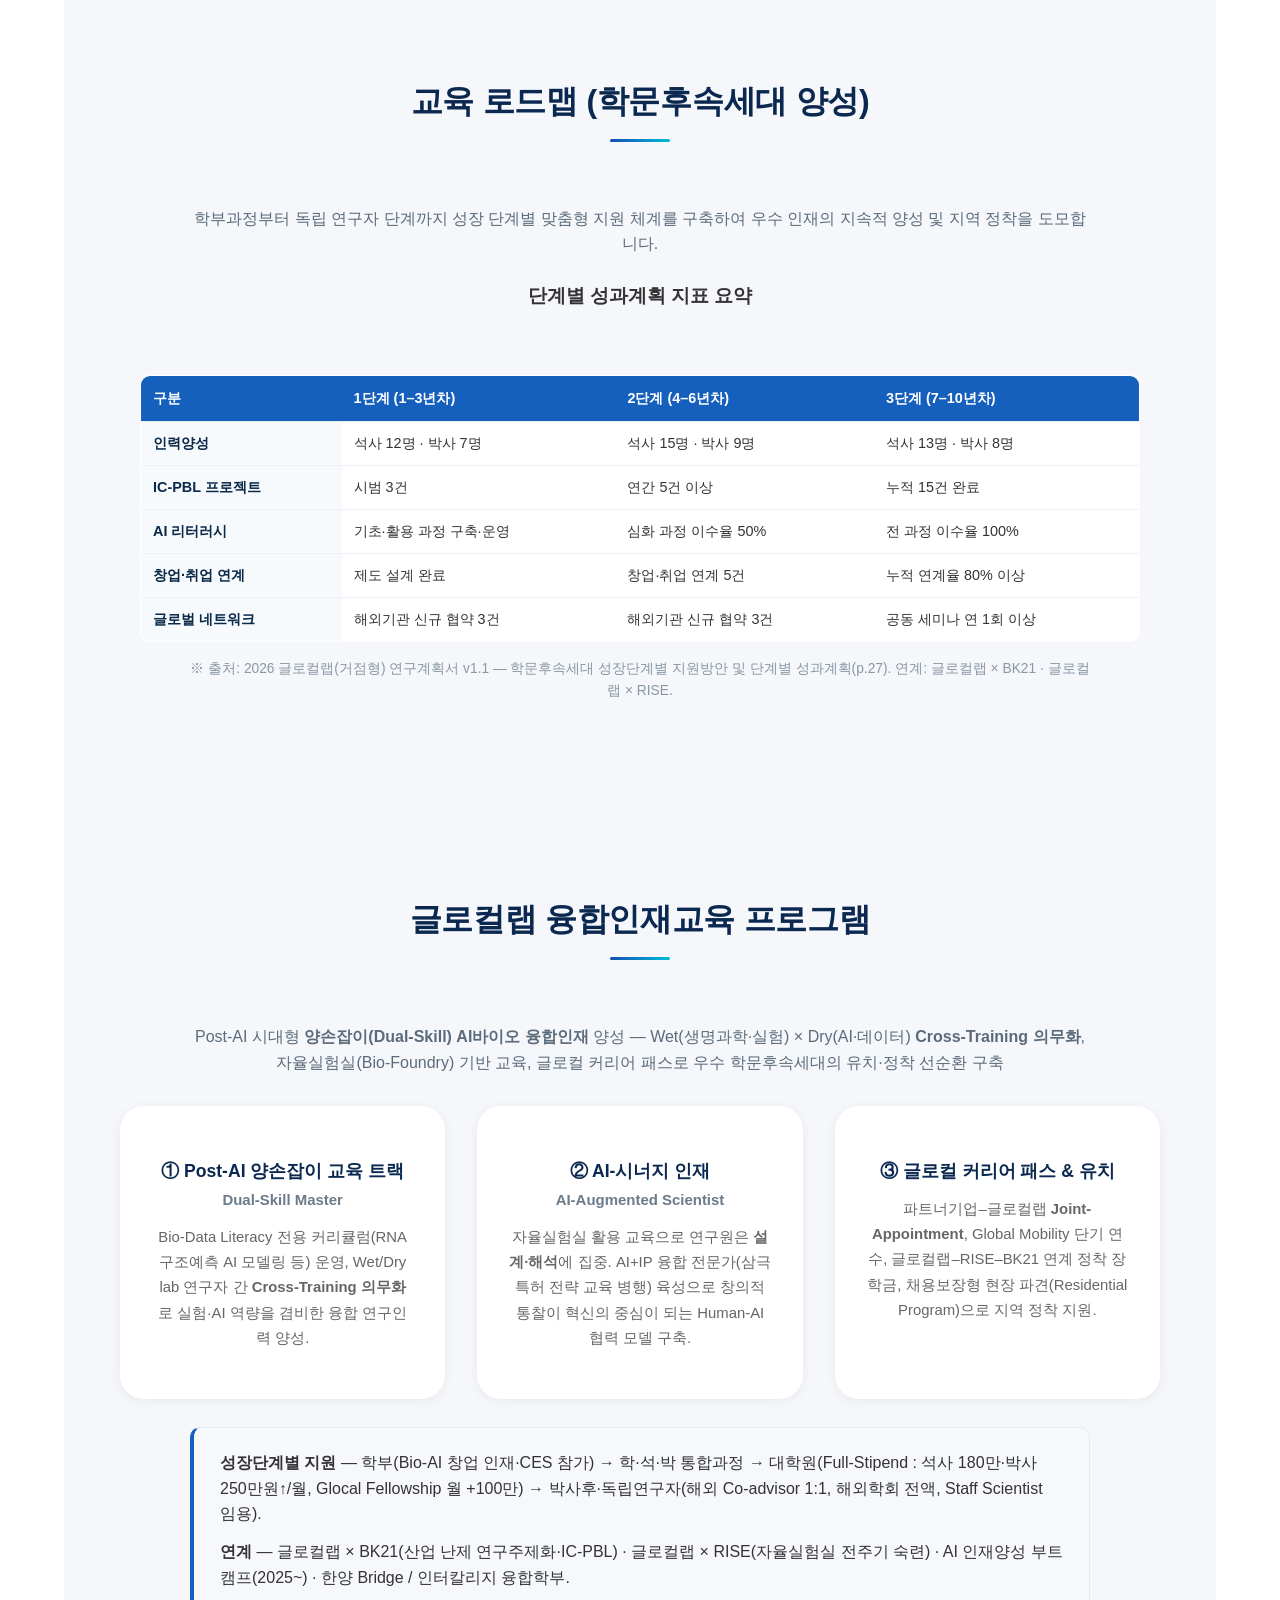
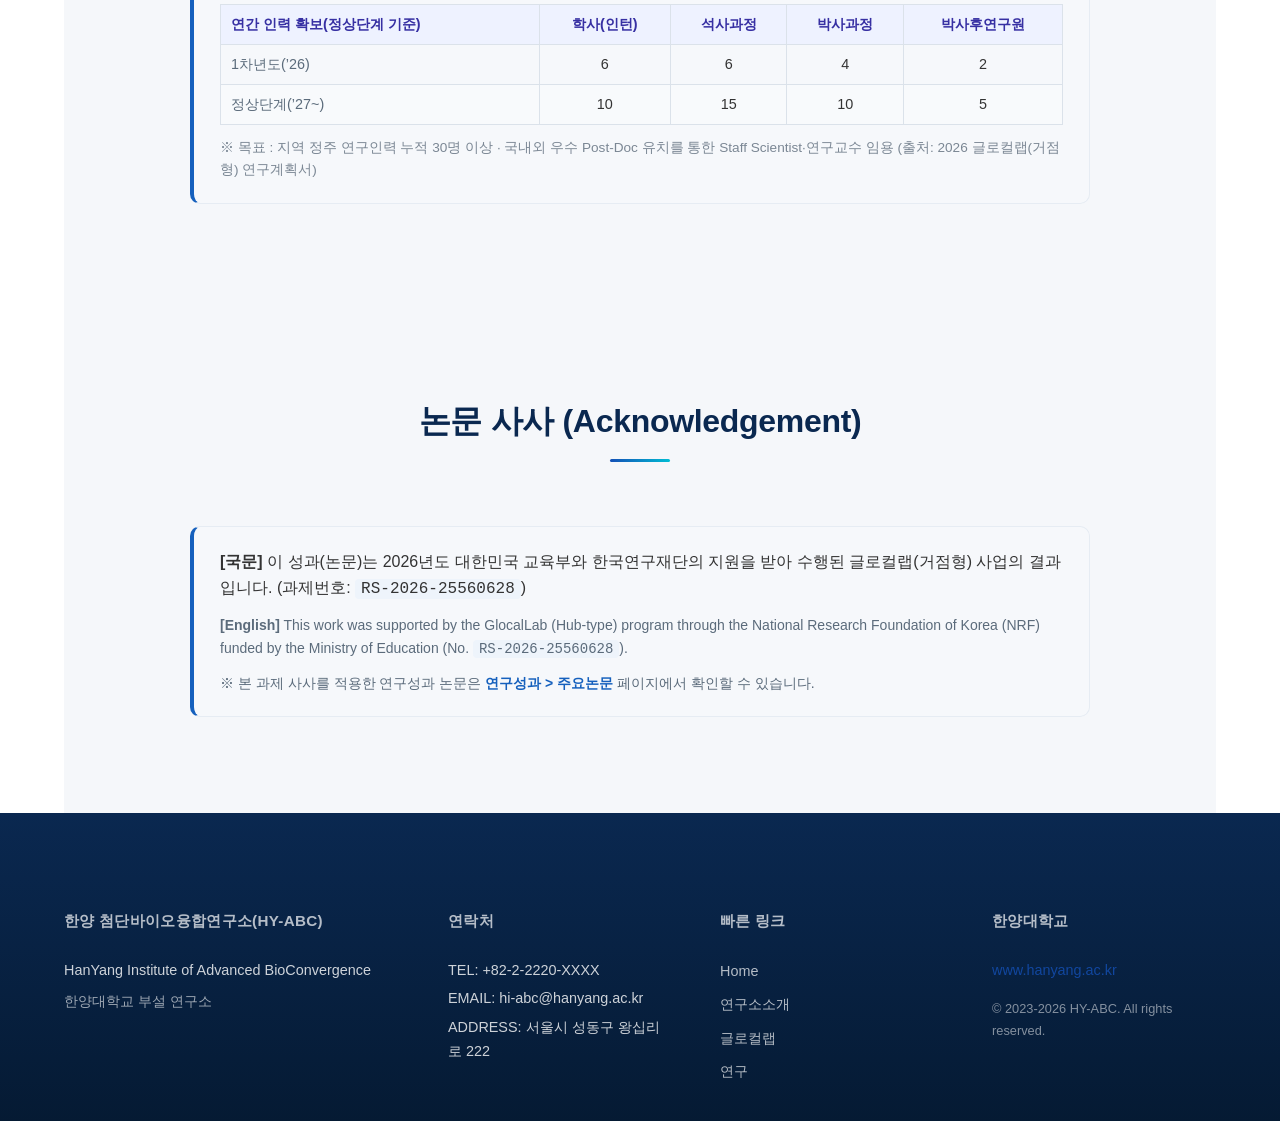
<file: pages/glocallab.html>
<!DOCTYPE html>
<html lang="ko">
<head>
    <meta charset="UTF-8">
    <meta name="viewport" content="width=device-width, initial-scale=1.0">
    <title>글로컬랩 | 첨단바이오융합연구소(HY-ABC)</title>
    <meta name="description" content="2026 글로컬랩(거점형) — 한양대학교 첨단바이오융합연구소(HY-ABC)의 AI바이오 특화 융합연구소 육성 사업 소개">
    <link rel="stylesheet" href="../css/style.css">
    <style>
      /* 글로컬랩 페이지 전용: 카드 3개 그리드 중앙정렬 (공통 style.css는 4열이라 좌측 쏠림 방지) */
      .about-container .purpose-grid{
        grid-template-columns: repeat(3, minmax(0, 1fr));
        max-width: 1040px;
        margin-left: auto;
        margin-right: auto;
        justify-content: center;
      }
      @media (max-width: 900px){
        .about-container .purpose-grid{ grid-template-columns: 1fr; max-width: 480px; }
      }
      /* 거버넌스 이미지 */
      .gov-figure{ text-align:center; margin: 0 auto; max-width: 960px; }
      .gov-figure img{ width:100%; height:auto; border:1px solid #e6ecf3; border-radius:12px; box-shadow:0 4px 16px rgba(11,42,74,.08); }
      .gov-figure figcaption{ color:#5b6b7b; font-size:14px; margin-top:12px; }
      /* 논문 사사 */
      .ack-box{ max-width: 900px; margin: 0 auto; background:#f6f8fb; border:1px solid #e6ecf3; border-left:4px solid #1560bd; border-radius:10px; padding:22px 26px; }
      .ack-box p{ margin:0 0 12px; }
      .ack-box .en{ color:#5b6b7b; font-size:14px; }
      .ack-box code{ background:#eef4fb; padding:1px 6px; border-radius:4px; }
    </style>
</head>
<body>
    <!-- Navigation -->
    <nav class="navbar navbar-main">
        <div class="container">
            <div class="navbar-brand">
                <a href="../" class="logo">
                    <img src="../images/HY-ABC_EN_logo_2line.png" alt="첨단바이오융합연구소 HY-ABC — Institute of Advanced BioConvergence" class="logo-img" style="height:46px;width:auto;">
                </a>
            </div>
            <button class="navbar-toggle" id="navbarToggle" aria-label="메뉴 열기">
                <span></span><span></span><span></span>
            </button>
            <ul class="navbar-menu" id="navbarMenu">
                <li class="nav-item dropdown">
                    <a href="about.html" class="nav-link">연구소소개</a>
                    <ul class="dropdown-menu">
                        <li><a href="about.html#greeting">인사말</a></li>
                        <li><a href="about.html#purpose">설립목적</a></li>
                        <li><a href="about.html#history">연혁</a></li>
                        <li><a href="about.html#organization">조직도</a></li>
                    </ul>
                </li>
                <li class="nav-item dropdown">
                    <a href="glocallab.html" class="nav-link">글로컬랩</a>
                    <ul class="dropdown-menu">
                        <li><a href="glocallab.html#overview">과제개요</a></li>
                        <li><a href="glocallab.html#strategy">3대 전략</a></li>
                        <li><a href="glocallab.html#governance">거버넌스</a></li>
                        <li><a href="glocallab.html#groups">핵심연구그룹</a></li>
                        <li><a href="glocallab.html#valley">EAST-ARC Valley</a></li>
                        <li><a href="glocallab.html#goals">성과목표</a></li>
                        <li><a href="glocallab.html#research-roadmap">연구 로드맵</a></li>
                        <li><a href="glocallab.html#education-roadmap">교육 로드맵</a></li>
                        <li><a href="glocallab.html#acknowledgement">과제사사</a></li>
                    </ul>
                </li>
                <li class="nav-item dropdown">
                    <a href="members.html" class="nav-link">구성원</a>
                    <ul class="dropdown-menu">
                        <li><a href="members.html#directors">연구소장</a></li><li><a href="members.html#officers">운영위원 및 간사</a></li>
                        <li><a href="members.html#researchers">참여연구자</a></li><li><a href="members.html#admin">행정팀</a></li>
                    </ul>
                </li>
                <li class="nav-item dropdown">
                    <a href="research.html" class="nav-link">연구성과</a>
                    <ul class="dropdown-menu">
                        <li><a href="research.html#publications">주요논문</a></li>
                        <li><a href="research.html#projects">연구과제</a></li>
                        <li><a href="research.html#patents">특허</a></li><li><a href="performance.html">성과 현황</a></li>
                    </ul>
                </li>
                <li class="nav-item dropdown">
                    <a href="facilities.html" class="nav-link">시설·장비</a>
                    <ul class="dropdown-menu">
                        <li><a href="facilities.html#infrastructure">인프라현황</a></li>
                        <li><a href="facilities.html#core">코어시설</a></li>
                        <li><a href="facilities.html#openlab">오픈랩</a></li>
                    </ul>
                </li>
                <li class="nav-item dropdown">
                    <a href="activities.html" class="nav-link">학술활동</a>
                    <ul class="dropdown-menu">
                        <li><a href="activities.html#symposium">국제심포지움</a></li>
                        <li><a href="activities.html#minisymposium">미니심포지움</a></li>
                        <li><a href="activities.html#annual">애뉴얼 심포지엄</a></li><li><a href="activities.html#wedseminar">생명과학수요세미나</a></li><li><a href="activities.html#seminar">연구소 학술활동</a></li>
                        <li><a href="activities.html#workshop">교육 프로그램</a></li>
                    </ul>
                </li>
                <li class="nav-item dropdown">
                    <a href="news.html" class="nav-link">소식</a>
                    <ul class="dropdown-menu">
                        <li><a href="news.html#notice">공지사항</a></li>
                        <li><a href="news.html#press">보도자료</a></li>
                        <li><a href="news.html#mou">MOU</a></li>
                        <li><a href="news.html#publications">발간물</a></li>
                    </ul>
                </li>
            </ul>
        </div>
    </nav>

    <!-- Hero -->
    <section class="hero-section">
        <div class="hero-breadcrumb">
            <a href="../index.html">HOME</a>
            <span>&gt;</span>
            <span>글로컬랩</span>
        </div>
        <div class="hero-content">
            <h1 class="animate-on-scroll">2026 글로컬랩 (거점형)</h1>
            <p class="animate-on-scroll">AI바이오 특화 융합연구소 육성 · Hanyang Institute of Advanced BioConvergence (HY-ABC)</p>
        </div>
    </section>

    <!-- Main Content -->
    <main class="about-container">

        <!-- 과제 개요 -->
        <section id="overview" class="section greeting-section">
            <div class="section-header animate-on-scroll">
                <h2>과제 개요</h2>
                <div class="header-line"></div>
            </div>
            <div class="greeting-content animate-on-scroll">
                <div class="director-greeting">
                    <p>첨단바이오융합연구소(HY-ABC)는 2026년 교육부 이공분야 학술연구지원사업 <strong>「글로컬랩(거점형)」</strong>에 선정되어,
                    바이오빅데이터와 AI를 융합한 <strong>AI 가상실험실 → 자율실험실</strong> 기반의 지역거점 연구 생태계를 구축합니다.
                    "지역(수도권) 혁신을 이끄는 기초연구 생태계 거점 육성"이라는 글로컬랩의 취지를 <strong>EAST-ARC Valley</strong> AI-바이오 거점 모델로 구현합니다.</p>
                    <ul>
                        <li><strong>사업</strong> : 2026년도 이공분야 학술연구지원사업 글로컬랩(거점형) · 교육부</li>
                        <li><strong>주관연구기관</strong> : 한양대학교 (특성화연구원 한양생명과학기술원 산하 HY-ABC)</li>
                        <li><strong>주관연구책임자</strong> : 남진우 연구소장</li>
                        <li><strong>사업기간</strong> : 9년 (3+3+3단계)</li>
                    </ul>
                </div>
            </div>
        </section>

        <!-- 비전 · 3대 전략 -->
        <section id="strategy" class="section purpose-section">
            <div class="section-header animate-on-scroll">
                <h2>비전 · 3대 전략</h2>
                <div class="header-line"></div>
            </div>
            <p class="animate-on-scroll" style="text-align:center;max-width:820px;margin:0 auto 32px;color:#5b6b7b;">
                AI-강화 첨단바이오융합연구소(HY-ABC) 육성을 통한 <strong>EAST-ARC Valley의 글로컬 실현</strong></p>
            <div class="purpose-grid animate-on-scroll">
                <div class="purpose-card animate-on-scroll">
                    <div class="purpose-icon">
                        <svg viewBox="0 0 24 24" fill="none" stroke="currentColor" stroke-width="2"><circle cx="12" cy="12" r="10"></circle><path d="M12 6v6l4 2"></path></svg>
                    </div>
                    <h3>전략 1 · AI바이오 특화 융합연구소 육성</h3>
                    <p>2대 핵심연구그룹 운영(AI정밀의료·바이오의약혁신 / 신약소재·RNA·펩타이드 치료제) · AI가상실험실→자율실험실 단계적 구축</p>
                </div>
                <div class="purpose-card animate-on-scroll">
                    <div class="purpose-icon">
                        <svg viewBox="0 0 24 24" fill="none" stroke="currentColor" stroke-width="2"><path d="M3 21h18"></path><path d="M5 21V7l7-4 7 4v14"></path><path d="M9 21v-6h6v6"></path></svg>
                    </div>
                    <h3>전략 2 · EAST-ARC Valley 거점 구축</h3>
                    <p>판교 첨단바이오융합컴플렉스 조성 · 바이오플러스 등 기업협력 · Tier 1/2/3 혁신 공유 플랫폼 운영</p>
                </div>
                <div class="purpose-card animate-on-scroll">
                    <div class="purpose-icon">
                        <svg viewBox="0 0 24 24" fill="none" stroke="currentColor" stroke-width="2"><path d="M12 20v-6"></path><path d="M6 20V10"></path><path d="M18 20V4"></path></svg>
                    </div>
                    <h3>전략 3 · Post-AI 인재양성 + 창업인큐베이션</h3>
                    <p>양손잡이(Dual-Skill) AI바이오 융합인재 양성 · FrameShift 창업인큐베이션 · RISE 사업단 500개사 멤버십 연계</p>
                </div>
            </div>
        </section>

        <!-- 2대 핵심연구그룹 -->
        <section id="groups" class="section purpose-section">
            <div class="section-header animate-on-scroll">
                <h2>2대 핵심연구그룹 · AI 가상실험실 센터 (연구조직 · 연계)</h2>
                <div class="header-line"></div>
            </div>
            <!-- 연구조직·연계 도식 (SVG) -->
            <figure class="rg-figure animate-on-scroll" style="margin:0 auto 34px;max-width:1000px;">
                <svg viewBox="0 0 1000 520" width="100%" role="img" aria-label="2대 핵심연구그룹과 AI 가상실험실 센터의 공통 협력·연계 도식" style="background:#fff;border:1px solid #e5e9f0;border-radius:14px;">
                    <defs>
                        <marker id="arw" viewBox="0 0 10 10" refX="9" refY="5" markerWidth="7" markerHeight="7" orient="auto-start-reverse"><path d="M0,0 L10,5 L0,10 z" fill="#334155"/></marker>
                        <marker id="arwB" viewBox="0 0 10 10" refX="9" refY="5" markerWidth="8" markerHeight="8" orient="auto-start-reverse"><path d="M0,0 L10,5 L0,10 z" fill="#2563eb"/></marker>
                    </defs>
                    <!-- 공통 허브 (기반 센터) -->
                    <rect x="280" y="24" width="440" height="96" rx="14" fill="#eef2ff" stroke="#4f46e5" stroke-width="2"/>
                    <text x="500" y="52" text-anchor="middle" font-size="18" font-weight="700" fill="#3730a3">[기반] AI 가상실험실 센터</text>
                    <text x="500" y="74" text-anchor="middle" font-size="12" fill="#6366f1">AI Co-Scientist 플랫폼 · 공통 협력 허브 · 바이오공동기기 AI-컴퓨팅 코어</text>
                    <text x="500" y="100" text-anchor="middle" font-size="12.5" fill="#475569">남진우(소장 겸직) · 하유진 · 오요한 · 이정연 · 황우창</text>
                    <text x="500" y="144" text-anchor="middle" font-size="12.5" fill="#64748b">공통 협력 : 데이터·모델 실시간 공유 · 상호 검증 · 지능형 피드백 루프(Lab-in-the-Loop)</text>
                    <!-- 허브 ↔ 각 RG (양방향) -->
                    <line x1="410" y1="120" x2="260" y2="200" stroke="#334155" stroke-width="1.6" marker-start="url(#arw)" marker-end="url(#arw)"/>
                    <line x1="590" y1="120" x2="740" y2="200" stroke="#334155" stroke-width="1.6" marker-start="url(#arw)" marker-end="url(#arw)"/>
                    <!-- RG1 -->
                    <rect x="60" y="200" width="400" height="176" rx="12" fill="#eff6ff" stroke="#2563eb" stroke-width="2"/>
                    <text x="260" y="230" text-anchor="middle" font-size="15" font-weight="700" fill="#1d4ed8">RG1 · AI정밀의료·바이오의약혁신</text>
                    <text x="260" y="252" text-anchor="middle" font-size="12.5" fill="#334155">그룹장 전대원 (의과대학 내과학 · MASLD)</text>
                    <text x="80" y="282" font-size="11.5" fill="#475569">· 대사질환 오믹스 기반 바이오마커 탐색</text>
                    <text x="80" y="303" font-size="11.5" fill="#475569">· 디지털 바이오 정밀의료 솔루션</text>
                    <text x="80" y="324" font-size="11.5" fill="#475569">· Perturbation 신호 네트워크 · 자연어 가상실험실</text>
                    <text x="80" y="352" font-size="10.5" fill="#1d4ed8">▸ 참여 : 윤아일린·최종욱·김유정·이효영·김혜영·이승민</text>
                    <!-- RG2 -->
                    <rect x="540" y="200" width="400" height="176" rx="12" fill="#f5f3ff" stroke="#7c3aed" stroke-width="2"/>
                    <text x="740" y="228" text-anchor="middle" font-size="14" font-weight="700" fill="#6d28d9">RG2 · 신약소재·RNA·펩타이드 치료제 설계</text>
                    <text x="740" y="250" text-anchor="middle" font-size="12.5" fill="#334155">그룹장 김영필 (생명과학과 · 단백질설계)</text>
                    <text x="560" y="280" font-size="11.5" fill="#475569">· 대사질환 조절 바이오소재 탐색·디자인</text>
                    <text x="560" y="301" font-size="11.5" fill="#475569">· siRNA/ASO · 나노바디 · 고리형 펩타이드(SICLOPPS)</text>
                    <text x="560" y="323" font-size="11" fill="#6d28d9">· 세부과제 책임 박범수 (바이오의약품소재 탐색·설계)</text>
                    <text x="560" y="352" font-size="10.5" fill="#6d28d9">▸ 참여 : 이경민·최재훈·최준호·신인철·이원철·진언선·이진원·김도현</text>
                    <!-- 그룹간 연계: RG1 → RG2 (마커·표적 → 치료제) -->
                    <text x="500" y="272" text-anchor="middle" font-size="10" fill="#1d4ed8">마커·표적</text>
                    <line x1="460" y1="288" x2="540" y2="288" stroke="#2563eb" stroke-width="1.8" marker-end="url(#arwB)"/>
                    <!-- 공통 파이프라인 바 -->
                    <rect x="60" y="428" width="880" height="60" rx="10" fill="#f8fafc" stroke="#cbd5e1"/>
                    <text x="500" y="454" text-anchor="middle" font-size="12" font-weight="600" fill="#334155">공통 파이프라인 : 다중오믹스 DB → AI 다층 가상실험실 → 자율실험실 고속검증 → Lab-in-the-Loop 선도물질 최적화</text>
                    <text x="500" y="475" text-anchor="middle" font-size="10.5" fill="#64748b">자율실험실 검증데이터가 가상실험실 허브로 재학습(피드백)되어 self-improving 지능형 루프를 형성</text>
                </svg>
                <figcaption style="text-align:center;color:#7b8794;font-size:0.86rem;margin-top:10px;">2대 핵심연구그룹–AI 가상실험실 센터 공통 협력 체계 · 출처: 2026 글로컬랩(거점형) 연구계획서 v1.1</figcaption>
            </figure>

            <!-- AI 가상실험실 센터 (공통 허브) 설명 -->
            <div class="ack-box animate-on-scroll" style="margin-top:28px;">
                <p><strong>[기반] AI 가상실험실 센터 (2대 그룹 공통 협력 허브)</strong> — 남진우 소장(겸직) · 하유진 · 오요한 · 이정연 · 황우창. AI Co-Scientist 플랫폼과 핵심 가상실험실 아키텍처를 구축하는 기반센터(핵심연구그룹과 별도).</p>
                <p style="margin-bottom:0;">2대 핵심연구그룹이 <strong>공통으로 협력하는 허브</strong>로서 데이터·모델을 실시간 공유·상호 검증하여, 한 그룹의 발견이 즉시 다른 그룹의 연구 설계로 이어지는 <strong>지능형 피드백 루프(Lab-in-the-Loop)</strong>를 구성합니다. 이를 통해 그룹간 칸막이를 제거하고 연구 속도를 혁신적으로 높입니다.</p>
            </div>
            <p class="animate-on-scroll" style="text-align:center;max-width:900px;margin:24px auto 0;color:#5b6b7b;">
                공통 파이프라인 : 다중오믹스 DB → AI 다층 가상실험실 → 자율실험실 고속검증 → <strong>Lab-in-the-Loop</strong> 선도물질 최적화 (self-improving 피드백 루프)</p>
        </section>

        <!-- EAST-ARC Valley -->
        <section id="valley" class="section greeting-section">
            <div class="section-header animate-on-scroll">
                <h2>EAST-ARC Valley 바이오 혁신 거점</h2>
                <div class="header-line"></div>
            </div>
            <div class="greeting-content animate-on-scroll">
                <div class="director-greeting">
                    <p>서울 동부(왕십리/성수/수서/문정) → 수도권 남부(판교·광교) → 안산(ERICA)을 잇는 <strong>활(ARC)형 AI바이오 지산학 회랑</strong>이며, HY-ABC가 앵커 허브 역할을 수행합니다.</p>
                    <ul>
                        <li><strong>왕십리 ★핵심</strong> — 한양대·HY-ABC·한양대병원 : 핵심 허브·AI가상실험실</li>
                        <li><strong>성수</strong> — 포트레이·NOBO Medicine : AI스타트업 공동연구·공간전사체·유전체분석</li>
                        <li><strong>수서·문정</strong> — 써모피셔·지니너스·온코크로스 : 정밀진단·AI신약개발 협력</li>
                        <li><strong>판교·광교</strong> — 바이오플러스·바이오넥서스·IT/AI기업 : 첨단바이오융합컴플렉스 조성(~'29)</li>
                        <li><strong>안산 ERICA</strong> — HY-IPT·카카오데이터센터 : 빅데이터·Physical-AI·GPU 연계</li>
                    </ul>
                </div>
            </div>
        </section>

        <!-- 거버넌스 -->
        <section id="governance" class="section greeting-section">
            <div class="section-header animate-on-scroll">
                <h2>연구소 거버넌스 (의사결정체계)</h2>
                <div class="header-line"></div>
            </div>
            <figure class="gov-figure animate-on-scroll">
                <img src="../images/glocallab/governance.png" alt="글로컬랩 연구소 거버넌스(의사결정체계) — 연구계획서 v1.1 기반, 핵심연구그룹 2개">
                <figcaption>글로컬랩 연구소 거버넌스(의사결정체계) · 출처: 2026 글로컬랩(거점형) 연구계획서 v1.1</figcaption>
            </figure>
        </section>

        <!-- 성과목표 -->
        <section id="goals" class="section purpose-section">
            <div class="section-header animate-on-scroll">
                <h2>9년(3+3+3) 핵심 성과목표</h2>
                <div class="header-line"></div>
            </div>
            <div class="purpose-grid animate-on-scroll">
                <div class="purpose-card animate-on-scroll"><h3>SCI(E) 논문 단계별 25편+</h3><p>9년 누적 75편+ · 상위 25% 저널 중심</p></div>
                <div class="purpose-card animate-on-scroll"><h3>특허 출원·등록 단계별 6~7건</h3><p>국내·국제(PCT 포함) · 기술이전 누적 3건+ · 기술료 수입</p></div>
                <div class="purpose-card animate-on-scroll"><h3>AI 설계 소재·마커·표적·치료제</h3><p>정밀의료 마커·표적·치료제 유효물질 발굴 · AI 설계 소재</p></div>
                <div class="purpose-card animate-on-scroll"><h3>EAST-ARC Valley 지산학</h3><p>지역기업 참여 16건+ · 창업 9년 누적 10개사+(연 1–2팀 지원)</p></div>
            </div>
            <p class="animate-on-scroll" style="text-align:center;max-width:900px;margin:14px auto 0;color:#8a97a5;font-size:0.86rem;">
                ※ 연구계획서 v1.1(2026-09) 반영 — 핵심연구그룹 2개 통합 조정에 따라 성과지표 하향(소재탐색 세부지표·음성제조공장 연계 삭제). 구 목표(논문 150편·특허 55건·소재 50건·창업 3개사)에서 조정됨.
            <p class="animate-on-scroll" style="text-align:center;max-width:860px;margin:28px auto 0;color:#5b6b7b;">
                인프라 : 바이오공동기기센터 6코어 82대+ · AI컴퓨팅(A100 80GB SXM 8장 + H100·RTX3090) · 전용 연구공간 165평+57평</p>
        </section>

        <!-- 연구 로드맵 -->
        <section id="research-roadmap" class="section greeting-section">
            <div class="section-header animate-on-scroll">
                <h2>연구 로드맵 (추진일정)</h2>
                <div class="header-line"></div>
            </div>
            <p class="animate-on-scroll" style="text-align:center;max-width:900px;margin:0 auto 22px;color:#5b6b7b;">
                3대 전략(AI바이오 특화 연구소 육성 · EAST-ARC Valley 거점 구축 · POST-AI 인력양성·창업)별 9년(3+3+3) 단계별 추진일정과 연차별 성과지표입니다.</p>
            <figure class="gov-figure animate-on-scroll">
                <img src="../images/glocallab/research-roadmap.png" alt="글로컬랩 연구 로드맵(추진일정) — 3대 전략별 9년(3+3+3) 단계별 추진일정 및 연차별 성과지표" style="width:100%;border:1px solid #e5e9f0;border-radius:12px;">
                <figcaption>3대 전략별 9년(3+3+3, 도입성장→국내선도→글로벌선도) 단계별 추진일정 및 연차별 성과지표 · 출처: 2026 글로컬랩(거점형) 연구계획서 v1.1</figcaption>
            </figure>
        </section>

        <!-- 교육 로드맵 -->
        <section id="education-roadmap" class="section purpose-section">
            <div class="section-header animate-on-scroll">
                <h2>교육 로드맵 (학문후속세대 양성)</h2>
                <div class="header-line"></div>
            </div>
            <p class="animate-on-scroll" style="text-align:center;max-width:900px;margin:0 auto 24px;color:#5b6b7b;">
                학부과정부터 독립 연구자 단계까지 성장 단계별 맞춤형 지원 체계를 구축하여 우수 인재의 지속적 양성 및 지역 정착을 도모합니다.</p>

            <div class="section-header animate-on-scroll" style="margin-top:8px;"><h3 style="text-align:center;">단계별 성과계획 지표 요약</h3></div>
            <div class="animate-on-scroll" style="overflow-x:auto;max-width:1000px;margin:0 auto;">
              <table style="width:100%;border-collapse:collapse;font-size:0.9rem;background:#fff;border:1px solid #e6ecf3;border-radius:10px;overflow:hidden;">
                <thead>
                  <tr style="background:#1560bd;color:#fff;text-align:left;">
                    <th style="padding:11px 12px;">구분</th>
                    <th style="padding:11px 12px;">1단계 (1–3년차)</th>
                    <th style="padding:11px 12px;">2단계 (4–6년차)</th>
                    <th style="padding:11px 12px;">3단계 (7–10년차)</th>
                  </tr>
                </thead>
                <tbody>
                  <tr style="border-top:1px solid #e6ecf3;"><td style="padding:10px 12px;font-weight:700;color:#0b2a4a;background:#f7fafd;">인력양성</td><td style="padding:10px 12px;">석사 12명 · 박사 7명</td><td style="padding:10px 12px;">석사 15명 · 박사 9명</td><td style="padding:10px 12px;">석사 13명 · 박사 8명</td></tr>
                  <tr style="border-top:1px solid #eef2f6;"><td style="padding:10px 12px;font-weight:700;color:#0b2a4a;background:#f7fafd;">IC-PBL 프로젝트</td><td style="padding:10px 12px;">시범 3건</td><td style="padding:10px 12px;">연간 5건 이상</td><td style="padding:10px 12px;">누적 15건 완료</td></tr>
                  <tr style="border-top:1px solid #eef2f6;"><td style="padding:10px 12px;font-weight:700;color:#0b2a4a;background:#f7fafd;">AI 리터러시</td><td style="padding:10px 12px;">기초·활용 과정 구축·운영</td><td style="padding:10px 12px;">심화 과정 이수율 50%</td><td style="padding:10px 12px;">전 과정 이수율 100%</td></tr>
                  <tr style="border-top:1px solid #eef2f6;"><td style="padding:10px 12px;font-weight:700;color:#0b2a4a;background:#f7fafd;">창업·취업 연계</td><td style="padding:10px 12px;">제도 설계 완료</td><td style="padding:10px 12px;">창업·취업 연계 5건</td><td style="padding:10px 12px;">누적 연계율 80% 이상</td></tr>
                  <tr style="border-top:1px solid #eef2f6;"><td style="padding:10px 12px;font-weight:700;color:#0b2a4a;background:#f7fafd;">글로벌 네트워크</td><td style="padding:10px 12px;">해외기관 신규 협약 3건</td><td style="padding:10px 12px;">해외기관 신규 협약 3건</td><td style="padding:10px 12px;">공동 세미나 연 1회 이상</td></tr>
                </tbody>
              </table>
            </div>
            <p class="animate-on-scroll" style="text-align:center;max-width:900px;margin:16px auto 0;color:#8a97a5;font-size:0.86rem;">
                ※ 출처: 2026 글로컬랩(거점형) 연구계획서 v1.1 — 학문후속세대 성장단계별 지원방안 및 단계별 성과계획(p.27). 연계: 글로컬랩 × BK21 · 글로컬랩 × RISE.</p>
        </section>

        <!-- 융합인재교육 프로그램 -->
        <section id="education" class="section purpose-section">
            <div class="section-header animate-on-scroll">
                <h2>글로컬랩 융합인재교육 프로그램</h2>
                <div class="header-line"></div>
            </div>
            <p class="animate-on-scroll" style="text-align:center;max-width:900px;margin:0 auto 30px;color:#5b6b7b;">
                Post-AI 시대형 <strong>양손잡이(Dual-Skill) AI바이오 융합인재</strong> 양성 — Wet(생명과학·실험) × Dry(AI·데이터)
                <strong>Cross-Training 의무화</strong>, 자율실험실(Bio-Foundry) 기반 교육, 글로컬 커리어 패스로 우수 학문후속세대의 유치·정착 선순환 구축</p>

            <div class="purpose-grid animate-on-scroll">
                <div class="purpose-card animate-on-scroll">
                    <h3>① Post-AI 양손잡이 교육 트랙<br><span style="font-size:0.85em;color:#6b7b8b;">Dual-Skill Master</span></h3>
                    <p>Bio-Data Literacy 전용 커리큘럼(RNA 구조예측 AI 모델링 등) 운영, Wet/Dry lab 연구자 간 <strong>Cross-Training 의무화</strong>로 실험·AI 역량을 겸비한 융합 연구인력 양성.</p>
                </div>
                <div class="purpose-card animate-on-scroll">
                    <h3>② AI-시너지 인재<br><span style="font-size:0.85em;color:#6b7b8b;">AI-Augmented Scientist</span></h3>
                    <p>자율실험실 활용 교육으로 연구원은 <strong>설계·해석</strong>에 집중. AI+IP 융합 전문가(삼극특허 전략 교육 병행) 육성으로 창의적 통찰이 혁신의 중심이 되는 Human-AI 협력 모델 구축.</p>
                </div>
                <div class="purpose-card animate-on-scroll">
                    <h3>③ 글로컬 커리어 패스 &amp; 유치</h3>
                    <p>파트너기업–글로컬랩 <strong>Joint-Appointment</strong>, Global Mobility 단기 연수, 글로컬랩–RISE–BK21 연계 정착 장학금, 채용보장형 현장 파견(Residential Program)으로 지역 정착 지원.</p>
                </div>
            </div>

            <div class="ack-box animate-on-scroll" style="margin-top:28px;">
                <p><strong>성장단계별 지원</strong> — 학부(Bio-AI 창업 인재·CES 참가) → 학·석·박 통합과정 → 대학원(Full-Stipend : 석사 180만·박사 250만원↑/월, Glocal Fellowship 월 +100만) → 박사후·독립연구자(해외 Co-advisor 1:1, 해외학회 전액, Staff Scientist 임용).</p>
                <p style="margin-bottom:14px;"><strong>연계</strong> — 글로컬랩 × BK21(산업 난제 연구주제화·IC-PBL) · 글로컬랩 × RISE(자율실험실 전주기 숙련) · AI 인재양성 부트캠프(2025~) · 한양 Bridge / 인터칼리지 융합학부.</p>
                <div style="overflow-x:auto;">
                <table style="width:100%;border-collapse:collapse;font-size:0.9rem;">
                    <thead>
                        <tr style="background:#eef2ff;color:#3730a3;">
                            <th style="padding:8px 10px;text-align:left;border:1px solid #dbe2ea;">연간 인력 확보(정상단계 기준)</th>
                            <th style="padding:8px 10px;border:1px solid #dbe2ea;">학사(인턴)</th>
                            <th style="padding:8px 10px;border:1px solid #dbe2ea;">석사과정</th>
                            <th style="padding:8px 10px;border:1px solid #dbe2ea;">박사과정</th>
                            <th style="padding:8px 10px;border:1px solid #dbe2ea;">박사후연구원</th>
                        </tr>
                    </thead>
                    <tbody>
                        <tr>
                            <td style="padding:8px 10px;border:1px solid #dbe2ea;color:#5b6b7b;">1차년도(’26)</td>
                            <td style="padding:8px 10px;border:1px solid #dbe2ea;text-align:center;">6</td>
                            <td style="padding:8px 10px;border:1px solid #dbe2ea;text-align:center;">6</td>
                            <td style="padding:8px 10px;border:1px solid #dbe2ea;text-align:center;">4</td>
                            <td style="padding:8px 10px;border:1px solid #dbe2ea;text-align:center;">2</td>
                        </tr>
                        <tr style="background:#f8fafc;">
                            <td style="padding:8px 10px;border:1px solid #dbe2ea;color:#5b6b7b;">정상단계(’27~)</td>
                            <td style="padding:8px 10px;border:1px solid #dbe2ea;text-align:center;">10</td>
                            <td style="padding:8px 10px;border:1px solid #dbe2ea;text-align:center;">15</td>
                            <td style="padding:8px 10px;border:1px solid #dbe2ea;text-align:center;">10</td>
                            <td style="padding:8px 10px;border:1px solid #dbe2ea;text-align:center;">5</td>
                        </tr>
                    </tbody>
                </table>
                </div>
                <p class="en" style="margin:12px 0 0;color:#7b8794;font-size:0.85rem;">※ 목표 : 지역 정주 연구인력 누적 30명 이상 · 국내외 우수 Post-Doc 유치를 통한 Staff Scientist·연구교수 임용 (출처: 2026 글로컬랩(거점형) 연구계획서)</p>
            </div>
        </section>

        <!-- 논문 사사 (Acknowledgement) -->
        <section id="acknowledgement" class="section purpose-section">
            <div class="section-header animate-on-scroll">
                <h2>논문 사사 (Acknowledgement)</h2>
                <div class="header-line"></div>
            </div>
            <div class="ack-box animate-on-scroll">
                <p><strong>[국문]</strong> 이 성과(논문)는 2026년도 대한민국 교육부와 한국연구재단의 지원을 받아 수행된
                글로컬랩(거점형) 사업의 결과입니다. (과제번호: <code>RS-2026-25560628</code>)</p>
                <p class="en"><strong>[English]</strong> This work was supported by the GlocalLab (Hub-type) program
                through the National Research Foundation of Korea (NRF) funded by the Ministry of Education (No. <code>RS-2026-25560628</code>).</p>
                <p style="margin-bottom:0;font-size:14px;color:#5b6b7b;">※ 본 과제 사사를 적용한 연구성과 논문은 <a href="research.html#publications" style="color:#1560bd;font-weight:600;">연구성과 &gt; 주요논문</a> 페이지에서 확인할 수 있습니다.</p>
            </div>
        </section>

    </main>

    <!-- Footer -->
    <footer class="footer">
        <div class="footer-container">
            <div class="footer-section">
                <h4>한양 첨단바이오융합연구소(HY-ABC)</h4>
                <p>HanYang Institute of Advanced BioConvergence</p>
                <p class="footer-address">한양대학교 부설 연구소</p>
            </div>
            <div class="footer-section">
                <h4>연락처</h4>
                <p>TEL: +82-2-2220-XXXX</p>
                <p>EMAIL: hi-abc@hanyang.ac.kr</p>
                <p>ADDRESS: 서울시 성동구 왕십리로 222</p>
            </div>
            <div class="footer-section">
                <h4>빠른 링크</h4>
                <ul>
                    <li><a href="../index.html">Home</a></li>
                    <li><a href="./about.html">연구소소개</a></li>
                    <li><a href="./glocallab.html">글로컬랩</a></li>
                    <li><a href="./research.html">연구</a></li>
                </ul>
            </div>
            <div class="footer-section">
                <h4>한양대학교</h4>
                <p><a href="https://www.hanyang.ac.kr" target="_blank">www.hanyang.ac.kr</a></p>
                <p class="footer-copyright">&copy; 2023-2026 HY-ABC. All rights reserved.</p>
            </div>
        </div>
    </footer>

    <script src="../js/main.js"></script>
</body>
</html>
</file>
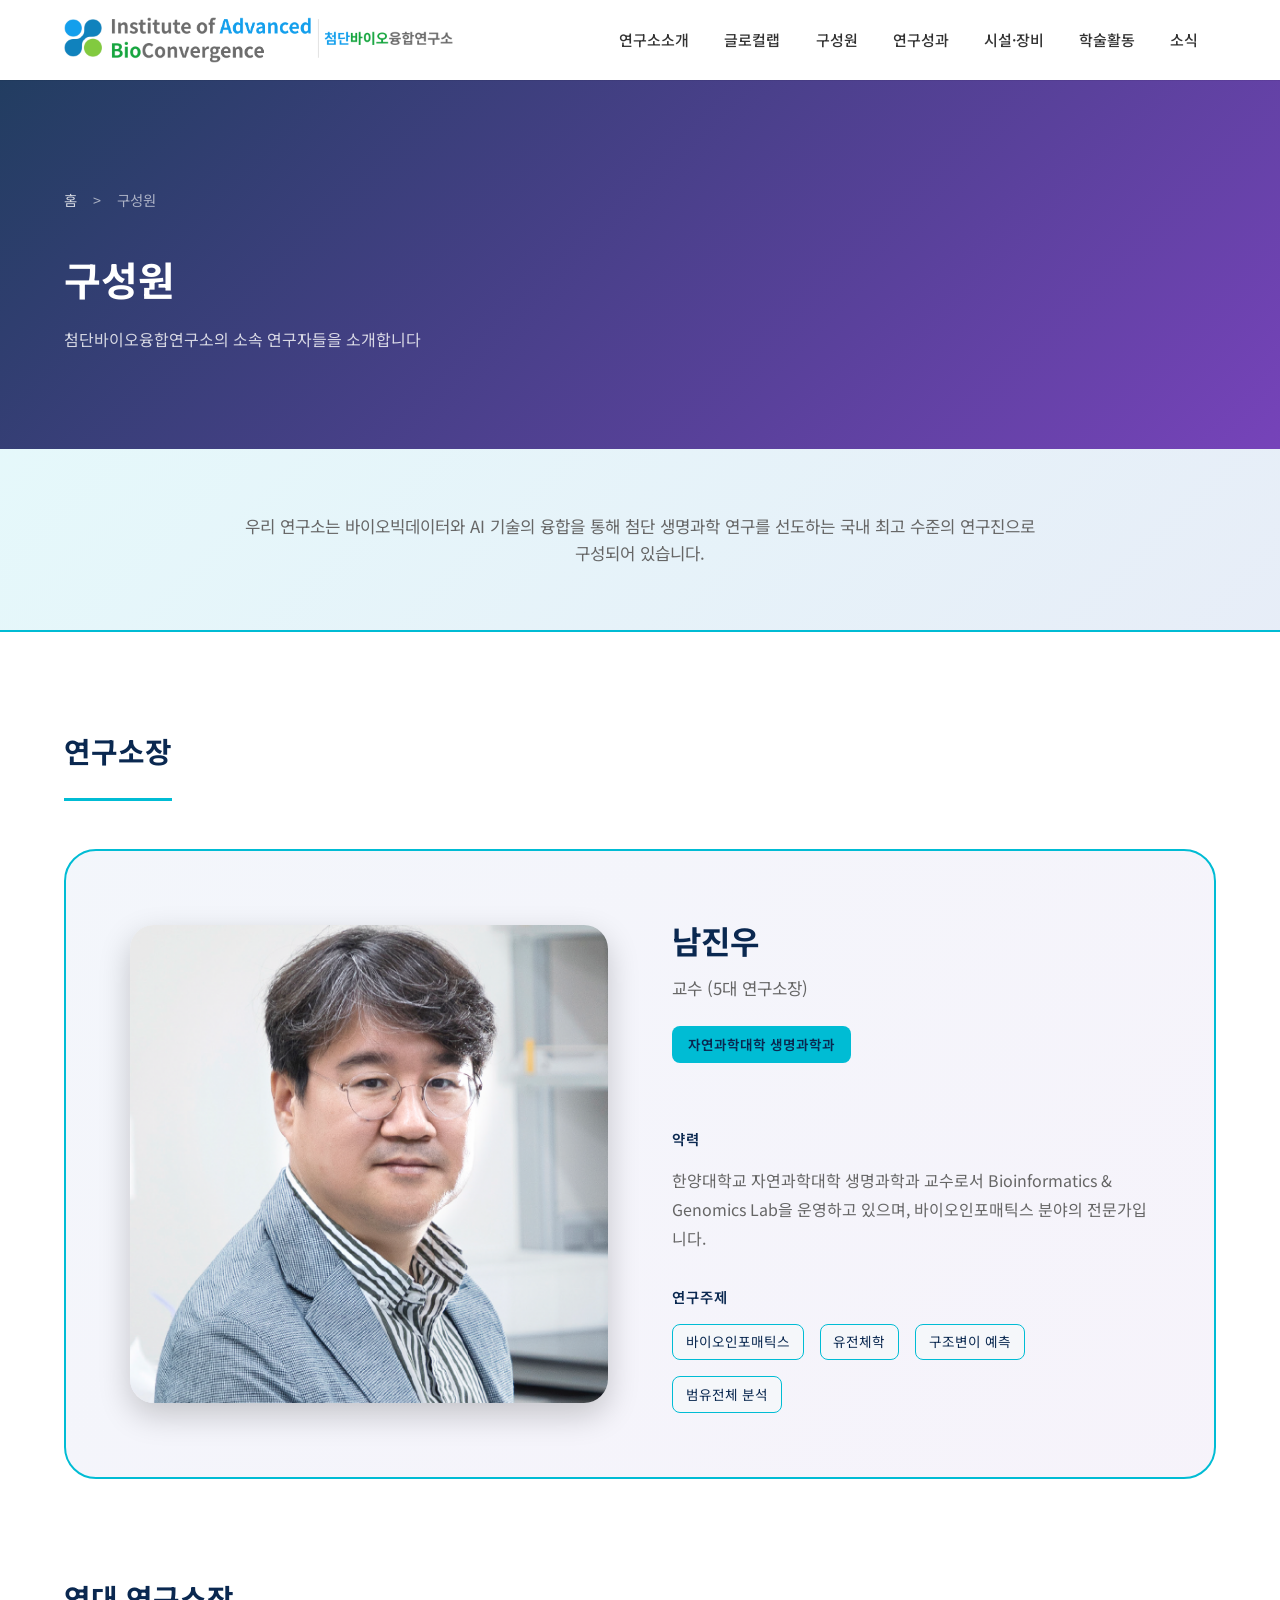
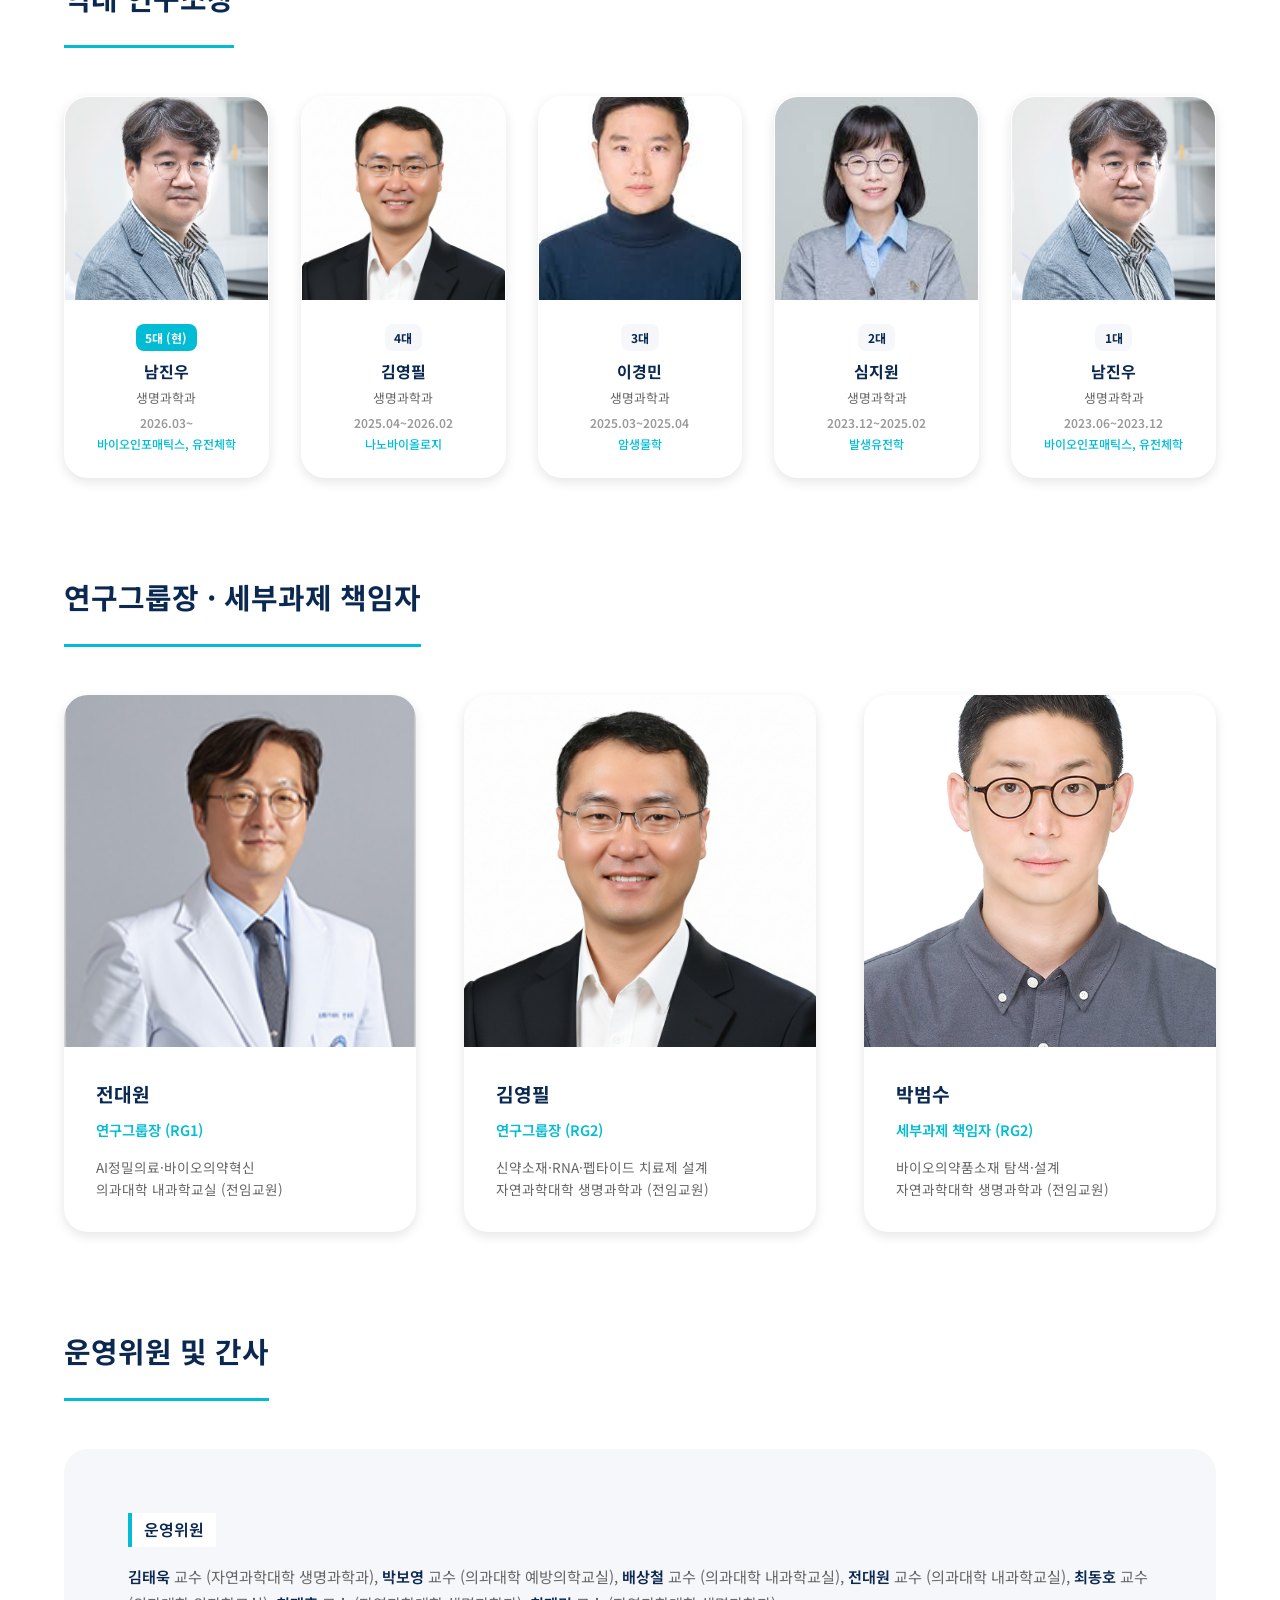
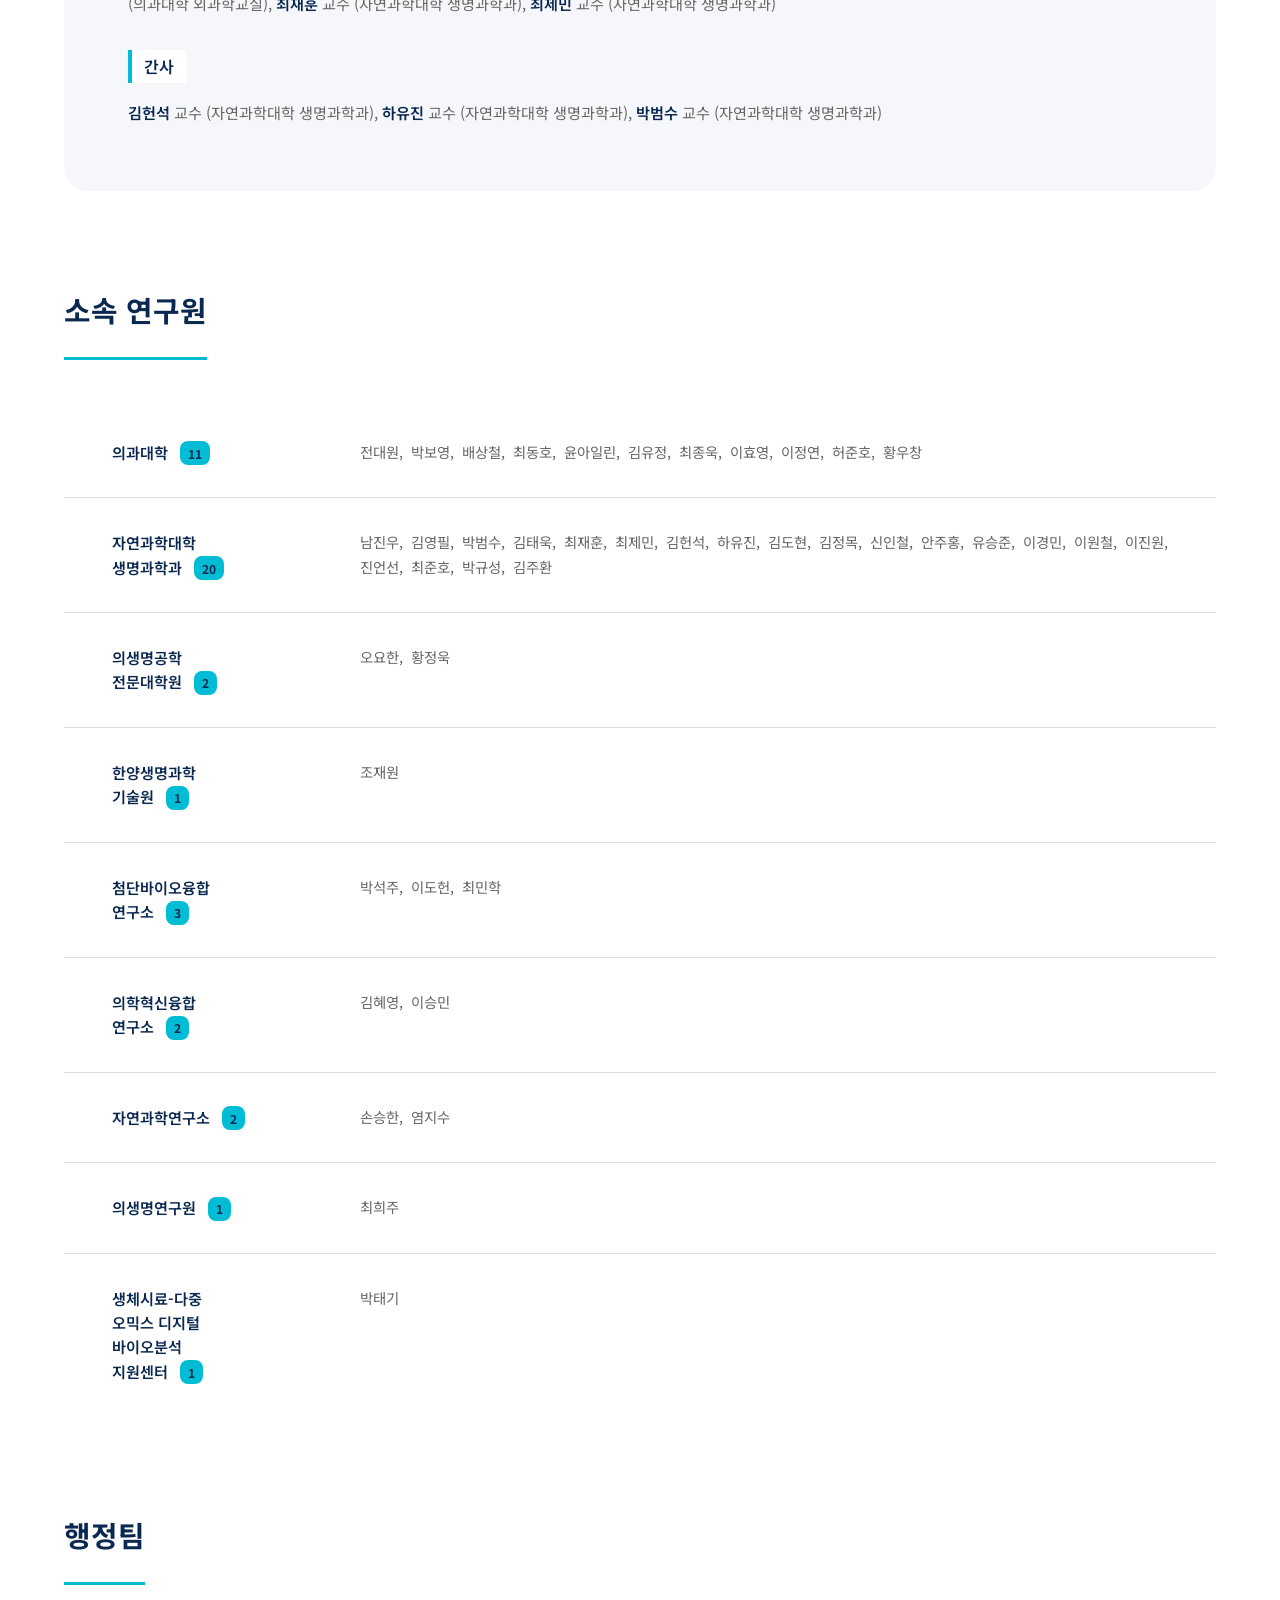
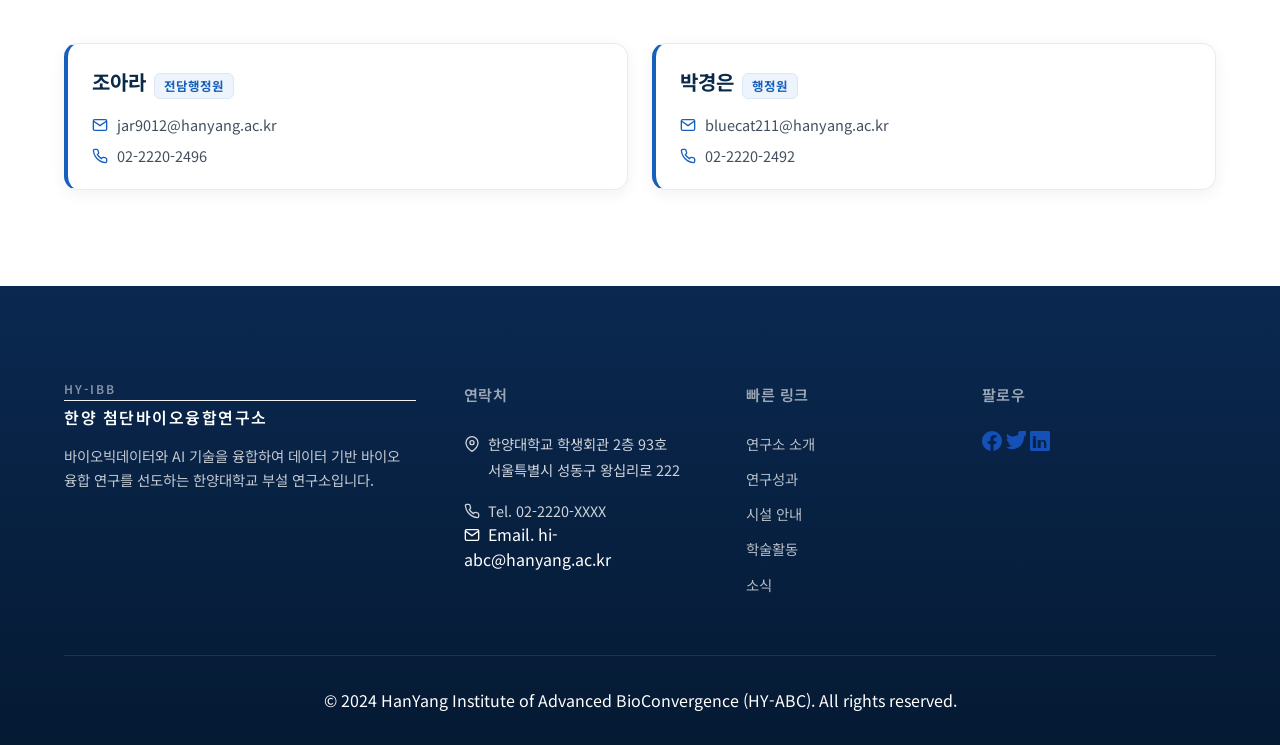
<file: pages/members.html>
<!DOCTYPE html>
<html lang="ko">
<head>
    <meta charset="UTF-8">
    <meta name="viewport" content="width=device-width, initial-scale=1.0">
    <meta name="description" content="첨단바이오융합연구소 구성원 소개 페이지 - 연구소장, 연구그룹장, 운영위원, 소속 연구원">
    <meta name="keywords" content="구성원, 연구팀, 교수, 연구원">
    <meta name="author" content="Hanyang Institute - Advanced Bio-Convergence">

    <title>구성원 - 첨단바이오융합연구소, HY-ABC</title>

    <!-- Google Fonts -->
    <link rel="preconnect" href="https://fonts.googleapis.com">
    <link rel="preconnect" href="https://fonts.gstatic.com" crossorigin>
    <link href="https://fonts.googleapis.com/css2?family=Noto+Sans+KR:wght@300;400;500;600;700;900&display=swap" rel="stylesheet">

    <!-- CSS - dual path for compatibility -->
    <link rel="stylesheet" href="../css/style.css">

    <style>
        /* ============================================
           Members Page Specific Styles
           ============================================ */

        /* Page Header with Breadcrumb */
        .page-header {
            background: linear-gradient(135deg, rgba(10, 40, 80, 0.9) 0%, rgba(84, 20, 168, 0.8) 100%);
            padding: var(--spacing-3xl) 0;
            color: white;
            position: relative;
            overflow: hidden;
        }

        .page-header::before {
            content: '';
            position: absolute;
            top: 0;
            left: 0;
            width: 100%;
            height: 100%;
            background-image: url('https://images.unsplash.com/photo-1600880292203-757bb62b4baf?w=1920&q=80');
            background-size: cover;
            background-position: center;
            opacity: 0.15;
            z-index: 0;
        }

        .page-header .container {
            position: relative;
            z-index: 2;
        }

        .breadcrumb {
            display: flex;
            align-items: center;
            gap: var(--spacing-sm);
            margin-bottom: var(--spacing-md);
            font-size: 0.9rem;
        }

        .breadcrumb a {
            color: rgba(255, 255, 255, 0.8);
            transition: color var(--transition-normal);
        }

        .breadcrumb a:hover {
            color: var(--color-accent);
        }

        .breadcrumb span {
            color: rgba(255, 255, 255, 0.6);
        }

        .page-title {
            font-size: 2.5rem;
            font-weight: var(--font-weight-bold);
            margin-bottom: var(--spacing-sm);
        }

        .page-subtitle {
            font-size: 1rem;
            color: rgba(255, 255, 255, 0.8);
        }

        /* Hero Banner */
        .members-hero {
            background: linear-gradient(135deg, rgba(0, 188, 212, 0.1) 0%, rgba(20, 80, 182, 0.1) 100%);
            padding: var(--spacing-2xl) 0;
            border-bottom: 2px solid var(--color-accent);
            margin-bottom: var(--spacing-3xl);
        }

        .members-hero .container {
            text-align: center;
        }

        .members-hero p {
            font-size: 1.05rem;
            color: var(--color-text-light);
            max-width: 800px;
            margin: 0 auto;
        }

        /* Section Styles */
        .members-section {
            margin-bottom: var(--spacing-3xl);
        }

        .members-section-title {
            font-size: 1.8rem;
            font-weight: var(--font-weight-bold);
            color: var(--color-primary);
            margin-bottom: var(--spacing-xl);
            padding-bottom: var(--spacing-md);
            border-bottom: 3px solid var(--color-accent);
            display: inline-block;
        }

        /* Current Director - Featured Card */
        .featured-director-card {
            display: grid;
            grid-template-columns: 1fr 1fr;
            gap: var(--spacing-2xl);
            align-items: center;
            background: linear-gradient(135deg, rgba(20, 80, 182, 0.05) 0%, rgba(84, 20, 168, 0.05) 100%);
            padding: var(--spacing-2xl);
            border-radius: var(--border-radius-xl);
            border: 2px solid var(--color-accent);
            margin-bottom: var(--spacing-3xl);
            transition: all var(--transition-normal);
        }

        .featured-director-card:hover {
            transform: translateY(-5px);
            box-shadow: var(--shadow-xl);
        }

        .featured-director-image {
            position: relative;
            overflow: hidden;
            border-radius: var(--border-radius-lg);
            aspect-ratio: 1;
            box-shadow: var(--shadow-lg);
        }

        .featured-director-image img {
            width: 100%;
            height: 100%;
            object-fit: cover;
            transition: transform var(--transition-normal);
        }

        .featured-director-card:hover .featured-director-image img {
            transform: scale(1.05);
        }

        .featured-director-info h3 {
            font-size: 2rem;
            font-weight: var(--font-weight-bold);
            color: var(--color-primary);
            margin-bottom: var(--spacing-xs);
        }

        .featured-director-info .title {
            font-size: 1.05rem;
            color: var(--color-text-light);
            margin-bottom: var(--spacing-md);
        }

        .featured-director-info .department {
            display: inline-block;
            background: var(--color-accent);
            color: var(--color-primary);
            padding: 0.5rem 1rem;
            border-radius: var(--border-radius-sm);
            font-size: 0.85rem;
            font-weight: var(--font-weight-semibold);
            margin-bottom: var(--spacing-lg);
        }

        .featured-director-info .bio-title {
            font-size: 0.9rem;
            font-weight: var(--font-weight-semibold);
            color: var(--color-primary);
            text-transform: uppercase;
            letter-spacing: 1px;
            margin-top: var(--spacing-lg);
            margin-bottom: var(--spacing-sm);
        }

        .featured-director-info .bio-text {
            color: var(--color-text-light);
            line-height: 1.8;
            margin-bottom: var(--spacing-lg);
        }

        .featured-director-info .research-topics {
            display: flex;
            flex-wrap: wrap;
            gap: var(--spacing-sm);
        }

        .featured-director-info .research-topics span {
            background: var(--color-bg-light);
            color: var(--color-primary);
            padding: 0.4rem 0.8rem;
            border-radius: var(--border-radius-sm);
            font-size: 0.85rem;
            border: 1px solid var(--color-accent);
        }

        /* Group Leaders Grid */
        .leaders-grid {
            display: grid;
            grid-template-columns: repeat(3, 1fr);
            gap: var(--spacing-xl);
            margin-bottom: var(--spacing-3xl);
        }

        .leader-card {
            background: white;
            border-radius: var(--border-radius-lg);
            overflow: hidden;
            box-shadow: var(--shadow-md);
            transition: all var(--transition-normal);
        }

        .leader-card:hover {
            transform: translateY(-8px);
            box-shadow: var(--shadow-xl);
        }

        .leader-card-image {
            position: relative;
            width: 100%;
            aspect-ratio: 1;
            background: linear-gradient(135deg, rgba(20, 80, 182, 0.1) 0%, rgba(84, 20, 168, 0.1) 100%);
            display: flex;
            align-items: center;
            justify-content: center;
            overflow: hidden;
        }

        .leader-card-image img {
            width: 100%;
            height: 100%;
            object-fit: cover;
        }

        .leader-card-image.placeholder {
            background: linear-gradient(135deg, var(--color-primary-light) 0%, var(--color-secondary) 100%);
            color: white;
            font-size: 3rem;
            font-weight: var(--font-weight-bold);
        }

        .leader-card-content {
            padding: var(--spacing-lg);
        }

        .leader-card-content h4 {
            font-size: 1.2rem;
            font-weight: var(--font-weight-bold);
            color: var(--color-primary);
            margin-bottom: var(--spacing-xs);
        }

        .leader-card-content .position {
            font-size: 0.9rem;
            color: var(--color-accent);
            font-weight: var(--font-weight-semibold);
            margin-bottom: var(--spacing-sm);
        }

        .leader-card-content .department {
            font-size: 0.85rem;
            color: var(--color-text-light);
            line-height: 1.6;
        }

        /* Officers & Secretary */
        .officers-section {
            background: var(--color-bg-light);
            padding: var(--spacing-2xl);
            border-radius: var(--border-radius-lg);
            margin-bottom: var(--spacing-3xl);
        }

        .officers-subsection {
            margin-bottom: var(--spacing-lg);
        }

        .officers-subsection:last-child {
            margin-bottom: 0;
        }

        .officers-subsection h4 {
            font-size: 1rem;
            font-weight: var(--font-weight-semibold);
            color: var(--color-primary);
            margin-bottom: var(--spacing-sm);
            display: inline-block;
            background: white;
            padding: 0.25rem 0.75rem;
            border-left: 4px solid var(--color-accent);
        }

        .officers-list {
            color: var(--color-text-light);
            font-size: 0.95rem;
            line-height: 1.8;
        }

        .officers-list .officer-name {
            color: var(--color-primary);
            font-weight: var(--font-weight-semibold);
        }

        /* All Members by Department */
        .members-list-section {
            margin-bottom: var(--spacing-3xl);
        }

        .members-department-row {
            display: grid;
            grid-template-columns: 200px 1fr;
            gap: var(--spacing-xl);
            align-items: flex-start;
            padding: var(--spacing-lg) var(--spacing-xl);
            border-bottom: 1px solid var(--color-border);
            transition: all var(--transition-normal);
        }

        .members-department-row:hover {
            background: var(--color-bg-light);
        }

        .members-department-row:last-child {
            border-bottom: none;
        }

        .department-name {
            font-weight: var(--font-weight-semibold);
            color: var(--color-primary);
            font-size: 0.95rem;
        }

        .department-count {
            display: inline-block;
            background: var(--color-accent);
            color: var(--color-primary);
            padding: 0.15rem 0.5rem;
            border-radius: var(--border-radius-sm);
            font-size: 0.75rem;
            font-weight: var(--font-weight-bold);
            margin-left: var(--spacing-xs);
        }

        .members-names {
            color: var(--color-text-light);
            font-size: 0.9rem;
            line-height: 1.7;
        }

        .members-names span {
            display: inline;
        }

        .members-names span:not(:last-child)::after {
            content: ', ';
            margin-right: 0.25rem;
        }

        /* ============================================
           Past Directors Grid
           ============================================ */
        .previous-directors-grid {
            display: grid;
            grid-template-columns: repeat(5, 1fr);
            gap: var(--spacing-lg);
        }

        .director-card-small {
            background: white;
            border-radius: var(--border-radius-lg);
            overflow: hidden;
            box-shadow: var(--shadow-md);
            transition: all var(--transition-normal);
            text-align: center;
        }

        .director-card-small:hover {
            transform: translateY(-5px);
            box-shadow: var(--shadow-xl);
        }

        .director-card-small-image {
            width: 100%;
            aspect-ratio: 1;
            overflow: hidden;
            background: linear-gradient(135deg, rgba(20, 80, 182, 0.1) 0%, rgba(84, 20, 168, 0.1) 100%);
        }

        .director-card-small-image img {
            width: 100%;
            height: 100%;
            object-fit: cover;
        }

        .director-card-small-content {
            padding: var(--spacing-md);
        }

        .director-badge-small {
            display: inline-block;
            background: var(--color-bg-light);
            color: var(--color-primary);
            padding: 0.25rem 0.6rem;
            border-radius: var(--border-radius-sm);
            font-size: 0.75rem;
            font-weight: var(--font-weight-bold);
            margin-bottom: var(--spacing-xs);
        }

        .director-badge-small.current {
            background: var(--color-accent);
            color: white;
        }

        .director-name-small {
            font-size: 1rem;
            font-weight: var(--font-weight-bold);
            color: var(--color-primary);
            margin-bottom: 0.25rem;
        }

        .director-info-small {
            font-size: 0.8rem;
            color: var(--color-text-light);
            margin-bottom: 0.25rem;
        }

        .director-period-small {
            font-size: 0.75rem;
            color: var(--color-text-lighter);
            margin-bottom: 0.25rem;
        }

        .director-research-small {
            font-size: 0.75rem;
            color: var(--color-accent);
            font-weight: var(--font-weight-medium);
        }

        /* ============================================
           Responsive Styles
           ============================================ */
        @media (max-width: 768px) {
            .page-title {
                font-size: 2rem;
            }

            .featured-director-card {
                grid-template-columns: 1fr;
                gap: var(--spacing-lg);
            }

            .previous-directors-grid {
                grid-template-columns: repeat(3, 1fr);
                gap: var(--spacing-md);
            }

            .leaders-grid {
                grid-template-columns: repeat(2, 1fr);
                gap: var(--spacing-lg);
            }

            .members-department-row {
                grid-template-columns: 150px 1fr;
                gap: var(--spacing-lg);
                padding: var(--spacing-md) var(--spacing-lg);
            }
        }

        @media (max-width: 480px) {
            .page-title {
                font-size: 1.6rem;
            }

            .page-subtitle {
                font-size: 0.9rem;
            }

            .featured-director-info h3 {
                font-size: 1.5rem;
            }

            .previous-directors-grid {
                grid-template-columns: repeat(2, 1fr);
            }

            .leaders-grid {
                grid-template-columns: 1fr;
            }

            .members-section-title {
                font-size: 1.3rem;
            }

            .members-department-row {
                grid-template-columns: 1fr;
                gap: var(--spacing-sm);
                padding: var(--spacing-md);
            }

            .department-name {
                margin-bottom: var(--spacing-sm);
            }
        }
    </style>
</head>
<body>
    <!-- Navigation -->
    <nav class="navbar navbar-main">
        <div class="container">
            <div class="navbar-brand">
                <a href="../" class="logo">
                    <img src="../images/HY-ABC_EN_logo_2line.png" alt="첨단바이오융합연구소 HY-ABC — Institute of Advanced BioConvergence" class="logo-img" style="height:46px;width:auto;">
                </a>
            </div>

            <button class="navbar-toggle" id="navbarToggle" aria-label="메뉴 열기">
                <span></span>
                <span></span>
                <span></span>
            </button>

            <ul class="navbar-menu" id="navbarMenu">
                <li class="nav-item dropdown">
                    <a href="../pages/about.html" class="nav-link">연구소소개</a>
                    <ul class="dropdown-menu">
                        <li><a href="../pages/about.html#intro">인사말</a></li>
                        <li><a href="../pages/about.html#vision">설립목적</a></li>
                        <li><a href="../pages/about.html#history">연혁</a></li>
                        <li><a href="../pages/about.html#organization">조직도</a></li>
                    </ul>
                </li>
                <li class="nav-item dropdown">
                    <a href="../pages/glocallab.html" class="nav-link">글로컬랩</a>
                    <ul class="dropdown-menu">
                        <li><a href="../pages/glocallab.html#overview">과제개요</a></li>
                        <li><a href="../pages/glocallab.html#strategy">3대 전략</a></li>
                        <li><a href="../pages/glocallab.html#governance">거버넌스</a></li>
                        <li><a href="../pages/glocallab.html#groups">핵심연구그룹</a></li>
                        <li><a href="../pages/glocallab.html#valley">EAST-ARC Valley</a></li>
                        <li><a href="../pages/glocallab.html#goals">성과목표</a></li>
                        <li><a href="../pages/glocallab.html#research-roadmap">연구 로드맵</a></li>
                        <li><a href="../pages/glocallab.html#education-roadmap">교육 로드맵</a></li>
                        <li><a href="../pages/glocallab.html#acknowledgement">과제사사</a></li>
                    </ul>
                </li>
                <li class="nav-item dropdown">
                    <a href="../pages/members.html" class="nav-link">구성원</a>
                    <ul class="dropdown-menu">
                        <li><a href="#directors">연구소장</a></li>
                        <li><a href="#officers">운영위원 및 간사</a></li>
                        <li><a href="#researchers">참여연구자</a></li>
                        <li><a href="#admin">행정팀</a></li>
                    </ul>
                </li>
                <li class="nav-item dropdown">
                    <a href="../pages/research.html" class="nav-link">연구성과</a>
                    <ul class="dropdown-menu">
                        <li><a href="../pages/research.html#publications">주요논문</a></li>
                        <li><a href="../pages/research.html#projects">연구과제</a></li>
                        <li><a href="../pages/research.html#patents">특허</a></li><li><a href="../pages/performance.html">성과 현황</a></li>
                    </ul>
                </li>
                <li class="nav-item dropdown">
                    <a href="../pages/facilities.html" class="nav-link">시설·장비</a>
                    <ul class="dropdown-menu">
                        <li><a href="../pages/facilities.html#infrastructure">인프라현황</a></li>
                        <li><a href="../pages/facilities.html#core">코어시설</a></li>
                        <li><a href="../pages/facilities.html#openlab">오픈랩</a></li>
                    </ul>
                </li>
                <li class="nav-item dropdown">
                    <a href="../pages/activities.html" class="nav-link">학술활동</a>
                    <ul class="dropdown-menu">
                        <li><a href="../pages/activities.html#symposium">국제심포지움</a></li>
                        <li><a href="../pages/activities.html#minisymposium">미니심포지움</a></li>
                        <li><a href="../pages/activities.html#annual">애뉴얼 심포지엄</a></li>
                        <li><a href="../pages/activities.html#wedseminar">생명과학수요세미나</a></li>
                        <li><a href="../pages/activities.html#seminar">연구소 학술활동</a></li>
                        <li><a href="../pages/activities.html#workshop">교육 프로그램</a></li>
                    </ul>
                </li>
                <li class="nav-item dropdown">
                    <a href="../pages/news.html" class="nav-link">소식</a>
                    <ul class="dropdown-menu">
                        <li><a href="../pages/news.html#notice">공지사항</a></li>
                        <li><a href="../pages/news.html#press">보도자료</a></li>
                        <li><a href="../pages/news.html#mou">MOU</a></li>
                        <li><a href="../pages/news.html#publications">발간물</a></li>
                    </ul>
                </li>
            </ul>
        </div>
    </nav>

    <!-- Page Header with Breadcrumb -->
    <section class="page-header">
        <div class="container">
            <div class="breadcrumb">
                <a href="../">홈</a>
                <span>></span>
                <span>구성원</span>
            </div>
            <h1 class="page-title">구성원</h1>
            <p class="page-subtitle">첨단바이오융합연구소의 소속 연구자들을 소개합니다</p>
        </div>
    </section>

    <!-- Hero Banner -->
    <section class="members-hero">
        <div class="container">
            <p>우리 연구소는 바이오빅데이터와 AI 기술의 융합을 통해 첨단 생명과학 연구를 선도하는 국내 최고 수준의 연구진으로 구성되어 있습니다.</p>
        </div>
    </section>

    <!-- Main Content -->
    <div class="container">
        <!-- Section 1: Current Director -->
        <section class="members-section" id="directors">
            <h2 class="members-section-title">연구소장</h2>

            <div class="featured-director-card">
                <div class="featured-director-image">
                    <img src="../images/members/namjinwoo.png" alt="남진우 교수" loading="lazy">
                </div>
                <div class="featured-director-info">
                    <h3>남진우</h3>
                    <p class="title">교수 (5대 연구소장)</p>
                    <span class="department">자연과학대학 생명과학과</span>

                    <div class="bio-title">약력</div>
                    <p class="bio-text">
                        한양대학교 자연과학대학 생명과학과 교수로서 Bioinformatics & Genomics Lab을 운영하고 있으며, 바이오인포매틱스 분야의 전문가입니다.
                    </p>

                    <div class="bio-title">연구주제</div>
                    <div class="research-topics">
                        <span>바이오인포매틱스</span>
                        <span>유전체학</span>
                        <span>구조변이 예측</span>
                        <span>범유전체 분석</span>
                    </div>
                </div>
            </div>
        </section>

        <!-- Section: 역대 연구소장 -->
        <section class="members-section" id="past-directors">
            <h2 class="members-section-title">역대 연구소장</h2>

            <div class="previous-directors-grid">
                <!-- 5대 남진우 (현) -->
                <div class="director-card-small">
                    <div class="director-card-small-image">
                        <img src="../images/members/namjinwoo.png" alt="남진우 교수" loading="lazy">
                    </div>
                    <div class="director-card-small-content">
                        <div class="director-badge-small current">5대 (현)</div>
                        <h4 class="director-name-small">남진우</h4>
                        <p class="director-info-small">생명과학과</p>
                        <p class="director-period-small">2026.03~</p>
                        <p class="director-research-small">바이오인포매틱스, 유전체학</p>
                    </div>
                </div>

                <!-- 4대 김영필 -->
                <div class="director-card-small">
                    <div class="director-card-small-image">
                        <img src="../images/members/kimyoungpil.jpeg" alt="김영필 교수" loading="lazy">
                    </div>
                    <div class="director-card-small-content">
                        <div class="director-badge-small">4대</div>
                        <h4 class="director-name-small">김영필</h4>
                        <p class="director-info-small">생명과학과</p>
                        <p class="director-period-small">2025.04~2026.02</p>
                        <p class="director-research-small">나노바이올로지</p>
                    </div>
                </div>

                <!-- 3대 이경민 -->
                <div class="director-card-small">
                    <div class="director-card-small-image">
                        <img src="../images/members/leekyungmin.jpg" alt="이경민 교수" loading="lazy">
                    </div>
                    <div class="director-card-small-content">
                        <div class="director-badge-small">3대</div>
                        <h4 class="director-name-small">이경민</h4>
                        <p class="director-info-small">생명과학과</p>
                        <p class="director-period-small">2025.03~2025.04</p>
                        <p class="director-research-small">암생물학</p>
                    </div>
                </div>

                <!-- 2대 심지원 -->
                <div class="director-card-small">
                    <div class="director-card-small-image">
                        <img src="../images/members/shimjiwon.jpg" alt="심지원 교수" loading="lazy">
                    </div>
                    <div class="director-card-small-content">
                        <div class="director-badge-small">2대</div>
                        <h4 class="director-name-small">심지원</h4>
                        <p class="director-info-small">생명과학과</p>
                        <p class="director-period-small">2023.12~2025.02</p>
                        <p class="director-research-small">발생유전학</p>
                    </div>
                </div>

                <!-- 1대 남진우 -->
                <div class="director-card-small">
                    <div class="director-card-small-image">
                        <img src="../images/members/namjinwoo.png" alt="남진우 교수" loading="lazy">
                    </div>
                    <div class="director-card-small-content">
                        <div class="director-badge-small">1대</div>
                        <h4 class="director-name-small">남진우</h4>
                        <p class="director-info-small">생명과학과</p>
                        <p class="director-period-small">2023.06~2023.12</p>
                        <p class="director-research-small">바이오인포매틱스, 유전체학</p>
                    </div>
                </div>
            </div>
        </section>

        <!-- Section 2: Research Group Leaders -->
        <section class="members-section">
            <h2 class="members-section-title">연구그룹장 · 세부과제 책임자</h2>

            <div class="leaders-grid">
                <!-- Leader 1: 전대원 (RG1) -->
                <div class="leader-card">
                    <div class="leader-card-image">
                        <img src="../images/members/jeondaewon.png" alt="전대원 교수" loading="lazy">
                    </div>
                    <div class="leader-card-content">
                        <h4>전대원</h4>
                        <p class="position">연구그룹장 (RG1)</p>
                        <p class="department">AI정밀의료·바이오의약혁신<br>의과대학 내과학교실 (전임교원)</p>
                    </div>
                </div>

                <!-- Leader 2: 김영필 (RG2) -->
                <div class="leader-card">
                    <div class="leader-card-image">
                        <img src="../images/members/kimyoungpil.jpeg" alt="김영필 교수" loading="lazy">
                    </div>
                    <div class="leader-card-content">
                        <h4>김영필</h4>
                        <p class="position">연구그룹장 (RG2)</p>
                        <p class="department">신약소재·RNA·펩타이드 치료제 설계<br>자연과학대학 생명과학과 (전임교원)</p>
                    </div>
                </div>

                <!-- 세부과제 책임자: 박범수 (RG2) -->
                <div class="leader-card">
                    <div class="leader-card-image">
                        <img src="../images/members/parkbumsu.jpeg" alt="박범수 교수" loading="lazy">
                    </div>
                    <div class="leader-card-content">
                        <h4>박범수</h4>
                        <p class="position">세부과제 책임자 (RG2)</p>
                        <p class="department">바이오의약품소재 탐색·설계<br>자연과학대학 생명과학과 (전임교원)</p>
                    </div>
                </div>
            </div>
        </section>

        <!-- Section 3: Officers & Secretary -->
        <section class="members-section" id="officers">
            <h2 class="members-section-title">운영위원 및 간사</h2>

            <div class="officers-section">
                <div class="officers-subsection">
                    <h4>운영위원</h4>
                    <div class="officers-list">
                        <span class="officer-name">김태욱</span> 교수 (자연과학대학 생명과학과),
                        <span class="officer-name">박보영</span> 교수 (의과대학 예방의학교실),
                        <span class="officer-name">배상철</span> 교수 (의과대학 내과학교실),
                        <span class="officer-name">전대원</span> 교수 (의과대학 내과학교실),
                        <span class="officer-name">최동호</span> 교수 (의과대학 외과학교실),
                        <span class="officer-name">최재훈</span> 교수 (자연과학대학 생명과학과),
                        <span class="officer-name">최제민</span> 교수 (자연과학대학 생명과학과)
                    </div>
                </div>

                <div class="officers-subsection">
                    <h4>간사</h4>
                    <div class="officers-list">
                        <span class="officer-name">김헌석</span> 교수 (자연과학대학 생명과학과),
                        <span class="officer-name">하유진</span> 교수 (자연과학대학 생명과학과),
                        <span class="officer-name">박범수</span> 교수 (자연과학대학 생명과학과)
                    </div>
                </div>
            </div>
        </section>

        <!-- Section 4: All Members by Department -->
        <section class="members-section" id="researchers">
            <h2 class="members-section-title">소속 연구원</h2>

            <div class="members-list-section">
                <!-- Department 1: 의과대학 -->
                <div class="members-department-row">
                    <div class="department-name">
                        의과대학
                        <span class="department-count">11</span>
                    </div>
                    <div class="members-names">
                        <span>전대원</span>
                        <span>박보영</span>
                        <span>배상철</span>
                        <span>최동호</span>
                        <span>윤아일린</span>
                        <span>김유정</span>
                        <span>최종욱</span>
                        <span>이효영</span>
                        <span>이정연</span>
                        <span>허준호</span>
                        <span>황우창</span>
                    </div>
                </div>

                <!-- Department 2: 자연과학대학 생명과학과 -->
                <div class="members-department-row">
                    <div class="department-name">
                        자연과학대학<br>생명과학과
                        <span class="department-count">20</span>
                    </div>
                    <div class="members-names">
                        <span>남진우</span>
                        <span>김영필</span>
                        <span>박범수</span>
                        <span>김태욱</span>
                        <span>최재훈</span>
                        <span>최제민</span>
                        <span>김헌석</span>
                        <span>하유진</span>
                        <span>김도현</span>
                        <span>김정목</span>
                        <span>신인철</span>
                        <span>안주홍</span>
                        <span>유승준</span>
                        <span>이경민</span>
                        <span>이원철</span>
                        <span>이진원</span>
                        <span>진언선</span>
                        <span>최준호</span>
                        <span>박규성</span>
                        <span>김주환</span>
                    </div>
                </div>

                <!-- Department 3: 의생명공학전문대학원 -->
                <div class="members-department-row">
                    <div class="department-name">
                        의생명공학<br>전문대학원
                        <span class="department-count">2</span>
                    </div>
                    <div class="members-names">
                        <span>오요한</span>
                        <span>황정욱</span>
                    </div>
                </div>

                <!-- Department 4: 한양생명과학기술원 -->
                <div class="members-department-row">
                    <div class="department-name">
                        한양생명과학<br>기술원
                        <span class="department-count">1</span>
                    </div>
                    <div class="members-names">
                        <span>조재원</span>
                    </div>
                </div>

                <!-- Department 5: 첨단바이오융합연구소 -->
                <div class="members-department-row">
                    <div class="department-name">
                        첨단바이오융합<br>연구소
                        <span class="department-count">3</span>
                    </div>
                    <div class="members-names">
                        <span>박석주</span>
                        <span>이도헌</span>
                        <span>최민학</span>
                    </div>
                </div>

                <!-- Department 6: 의학혁신융합연구소 -->
                <div class="members-department-row">
                    <div class="department-name">
                        의학혁신융합<br>연구소
                        <span class="department-count">2</span>
                    </div>
                    <div class="members-names">
                        <span>김혜영</span>
                        <span>이승민</span>
                    </div>
                </div>

                <!-- Department 7: 자연과학연구소 -->
                <div class="members-department-row">
                    <div class="department-name">
                        자연과학연구소
                        <span class="department-count">2</span>
                    </div>
                    <div class="members-names">
                        <span>손승한</span>
                        <span>염지수</span>
                    </div>
                </div>

                <!-- Department 8: 의생명연구원 -->
                <div class="members-department-row">
                    <div class="department-name">
                        의생명연구원
                        <span class="department-count">1</span>
                    </div>
                    <div class="members-names">
                        <span>최희주</span>
                    </div>
                </div>

                <!-- Department 9: 생체시료-다중오믹스 디지털바이오분석지원센터 -->
                <div class="members-department-row">
                    <div class="department-name">
                        생체시료-다중<br>오믹스 디지털<br>바이오분석<br>지원센터
                        <span class="department-count">1</span>
                    </div>
                    <div class="members-names">
                        <span>박태기</span>
                    </div>
                </div>
            </div>
        </section>

        <!-- Section 5: 행정팀 -->
        <section class="members-section" id="admin">
            <h2 class="members-section-title">행정팀</h2>

            <style>
                .admin-grid { display: grid; grid-template-columns: repeat(auto-fit, minmax(280px, 1fr)); gap: 24px; margin-top: 10px; }
                .admin-card { background: #fff; border: 1px solid #e6ecf3; border-left: 4px solid #1560bd; border-radius: 14px; padding: 22px 24px; box-shadow: 0 4px 16px rgba(11,42,74,.06); transition: transform .18s, box-shadow .18s; }
                .admin-card:hover { transform: translateY(-4px); box-shadow: 0 12px 30px rgba(21,96,189,.14); }
                .admin-name { font-size: 20px; font-weight: 700; color: #0b2a4a; }
                .admin-role { display: inline-block; margin-left: 8px; font-size: 12.5px; font-weight: 700; color: #1560bd; background: #eef4fb; border: 1px solid #dbe7f5; border-radius: 6px; padding: 2px 9px; vertical-align: middle; }
                .admin-contact { margin-top: 14px; display: flex; flex-direction: column; gap: 8px; }
                .admin-contact a, .admin-contact span { display: flex; align-items: center; gap: 9px; font-size: 14.5px; color: #42505f; text-decoration: none; }
                .admin-contact a:hover { color: #1560bd; text-decoration: underline; }
                .admin-contact svg { flex-shrink: 0; color: #1560bd; }
            </style>

            <div class="admin-grid">
                <div class="admin-card">
                    <div><span class="admin-name">조아라</span><span class="admin-role">전담행정원</span></div>
                    <div class="admin-contact">
                        <a href="mailto:jar9012@hanyang.ac.kr">
                            <svg width="16" height="16" viewBox="0 0 24 24" fill="none" stroke="currentColor" stroke-width="2"><path d="M4 4h16c1.1 0 2 .9 2 2v12c0 1.1-.9 2-2 2H4c-1.1 0-2-.9-2-2V6c0-1.1.9-2 2-2z"/><polyline points="22,6 12,13 2,6"/></svg>
                            jar9012@hanyang.ac.kr
                        </a>
                        <a href="tel:+82222202496">
                            <svg width="16" height="16" viewBox="0 0 24 24" fill="none" stroke="currentColor" stroke-width="2"><path d="M22 16.92v3a2 2 0 0 1-2.18 2 19.79 19.79 0 0 1-8.63-3.07 19.5 19.5 0 0 1-6-6 19.79 19.79 0 0 1-3.07-8.67A2 2 0 0 1 4.11 2h3a2 2 0 0 1 2 1.72 12.84 12.84 0 0 0 .7 2.81 2 2 0 0 1-.45 2.11L8.09 9.91a16 16 0 0 0 6 6l1.27-1.27a2 2 0 0 1 2.11-.45 12.84 12.84 0 0 0 2.81.7A2 2 0 0 1 22 16.92z"/></svg>
                            02-2220-2496
                        </a>
                    </div>
                </div>

                <div class="admin-card">
                    <div><span class="admin-name">박경은</span><span class="admin-role">행정원</span></div>
                    <div class="admin-contact">
                        <a href="mailto:bluecat211@hanyang.ac.kr">
                            <svg width="16" height="16" viewBox="0 0 24 24" fill="none" stroke="currentColor" stroke-width="2"><path d="M4 4h16c1.1 0 2 .9 2 2v12c0 1.1-.9 2-2 2H4c-1.1 0-2-.9-2-2V6c0-1.1.9-2 2-2z"/><polyline points="22,6 12,13 2,6"/></svg>
                            bluecat211@hanyang.ac.kr
                        </a>
                        <a href="tel:+82222202492">
                            <svg width="16" height="16" viewBox="0 0 24 24" fill="none" stroke="currentColor" stroke-width="2"><path d="M22 16.92v3a2 2 0 0 1-2.18 2 19.79 19.79 0 0 1-8.63-3.07 19.5 19.5 0 0 1-6-6 19.79 19.79 0 0 1-3.07-8.67A2 2 0 0 1 4.11 2h3a2 2 0 0 1 2 1.72 12.84 12.84 0 0 0 .7 2.81 2 2 0 0 1-.45 2.11L8.09 9.91a16 16 0 0 0 6 6l1.27-1.27a2 2 0 0 1 2.11-.45 12.84 12.84 0 0 0 2.81.7A2 2 0 0 1 22 16.92z"/></svg>
                            02-2220-2492
                        </a>
                    </div>
                </div>
            </div>
        </section>
    </div>

    <!-- Footer -->
    <footer class="footer">
        <div class="container">
            <div class="footer-grid">
                <div class="footer-column footer-about">
                    <div class="footer-logo">
                        <span class="logo-subtitle">HY-IBB</span>
                        <span class="logo-text">한양 첨단바이오융합연구소</span>
                    </div>
                    <p class="footer-description">바이오빅데이터와 AI 기술을 융합하여 데이터 기반 바이오 융합 연구를 선도하는 한양대학교 부설 연구소입니다.</p>
                </div>

                <div class="footer-column footer-contact">
                    <h4>연락처</h4>
                    <p class="address">
                        <svg width="16" height="16" viewBox="0 0 24 24" fill="none" stroke="currentColor" stroke-width="2" style="vertical-align: -2px; margin-right: 4px;"><path d="M21 10c0 7-9 13-9 13s-9-6-9-13a9 9 0 0 1 18 0z"/><circle cx="12" cy="10" r="3"/></svg>
                        한양대학교 학생회관 2층 93호<br>
                        <span style="margin-left: 24px;">서울특별시 성동구 왕십리로 222</span>
                    </p>
                    <p class="phone">
                        <svg width="16" height="16" viewBox="0 0 24 24" fill="none" stroke="currentColor" stroke-width="2" style="vertical-align: -2px; margin-right: 4px;"><path d="M22 16.92v3a2 2 0 0 1-2.18 2 19.79 19.79 0 0 1-8.63-3.07 19.5 19.5 0 0 1-6-6 19.79 19.79 0 0 1-3.07-8.67A2 2 0 0 1 4.11 2h3a2 2 0 0 1 2 1.72 12.84 12.84 0 0 0 .7 2.81 2 2 0 0 1-.45 2.11L8.09 9.91a16 16 0 0 0 6 6l1.27-1.27a2 2 0 0 1 2.11-.45 12.84 12.84 0 0 0 2.81.7A2 2 0 0 1 22 16.92z"/></svg>
                        Tel. 02-2220-XXXX
                    </p>
                    <p class="email">
                        <svg width="16" height="16" viewBox="0 0 24 24" fill="none" stroke="currentColor" stroke-width="2" style="vertical-align: -2px; margin-right: 4px;"><path d="M4 4h16c1.1 0 2 .9 2 2v12c0 1.1-.9 2-2 2H4c-1.1 0-2-.9-2-2V6c0-1.1.9-2 2-2z"/><polyline points="22,6 12,13 2,6"/></svg>
                        Email. hi-abc@hanyang.ac.kr
                    </p>
                </div>

                <div class="footer-column footer-links">
                    <h4>빠른 링크</h4>
                    <ul>
                        <li><a href="../pages/about.html">연구소 소개</a></li>
                        <li><a href="../pages/research.html">연구성과</a></li>
                        <li><a href="../pages/facilities.html">시설 안내</a></li>
                        <li><a href="../pages/activities.html">학술활동</a></li>
                        <li><a href="../pages/news.html">소식</a></li>
                    </ul>
                </div>

                <div class="footer-column footer-social">
                    <h4>팔로우</h4>
                    <div class="social-links">
                        <a href="#" aria-label="Facebook">
                            <svg width="20" height="20" viewBox="0 0 24 24" fill="currentColor"><path d="M24 12.073c0-6.627-5.373-12-12-12s-12 5.373-12 12c0 5.99 4.388 10.954 10.125 11.854v-8.385H7.078v-3.47h3.047V9.43c0-3.007 1.792-4.669 4.533-4.669 1.312 0 2.686.235 2.686.235v2.953H15.83c-1.491 0-1.956.925-1.956 1.874v2.25h3.328l-.532 3.47h-2.796v8.385C19.612 23.027 24 18.062 24 12.073z"/></svg>
                        </a>
                        <a href="#" aria-label="Twitter">
                            <svg width="20" height="20" viewBox="0 0 24 24" fill="currentColor"><path d="M23.953 4.57a10 10 0 002.856-3.515 10 10 0 01-2.836.776 4.958 4.958 0 002.165-2.724c-.951.564-2.005.974-3.127 1.195a4.92 4.92 0 00-8.384 4.482C7.69 8.095 4.067 6.13 1.64 3.162a4.822 4.822 0 00-.666 2.475c0 1.71.87 3.213 2.188 4.096a4.904 4.904 0 01-2.228-.616v.06a4.923 4.923 0 003.946 4.827 4.996 4.996 0 01-2.212.085 4.936 4.936 0 004.604 3.417a9.867 9.867 0 01-6.102 2.105c-.39 0-.779-.023-1.17-.067a13.995 13.995 0 007.557 2.209c9.053 0 13.998-7.496 13.998-13.985 0-.21 0-.42-.015-.63A9.935 9.935 0 0024 4.59z"/></svg>
                        </a>
                        <a href="#" aria-label="LinkedIn">
                            <svg width="20" height="20" viewBox="0 0 24 24" fill="currentColor"><path d="M20.447 20.452h-3.554v-5.569c0-1.328-.475-2.236-1.986-2.236-1.081 0-1.722.722-2.004 1.418-.103.249-.129.597-.129.946v5.441h-3.554s.05-8.836 0-9.754h3.554v1.391c.43-.668 1.204-1.62 2.928-1.62 2.138 0 3.745 1.398 3.745 4.403v5.58zM5.337 9.433c-1.144 0-1.915-.762-1.915-1.715 0-.955.77-1.715 1.948-1.715 1.178 0 1.915.76 1.948 1.715 0 .953-.77 1.715-1.981 1.715zm1.946 11.019H3.391V9.678h3.892v10.774zM22.225 0H1.771C.792 0 0 .774 0 1.729v20.542C0 23.227.792 24 1.771 24h20.451C23.2 24 24 23.227 24 22.271V1.729C24 .774 23.2 0 22.225 0z"/></svg>
                        </a>
                    </div>
                </div>
            </div>

            <div class="footer-bottom">
                <p>&copy; 2024 HanYang Institute of Advanced BioConvergence (HY-ABC). All rights reserved.</p>
            </div>
        </div>
    </footer>

    <!-- JavaScript -->
    <script src="../js/main.js"></script>
</body>
</html>
</file>
<file: css/style.css>
/* ============================================
   HI-ABC Website - Main Stylesheet
   첨단바이오융합연구소 (Advanced Bio-Convergence Institute)
   ============================================ */

* {
    margin: 0;
    padding: 0;
    box-sizing: border-box;
}

/* ============================================
   CSS Variables & Theme
   ============================================ */
:root {
    --color-primary: #0a2850;
    --color-primary-light: #1450b6;
    --color-primary-dark: #051a33;
    --color-secondary: #5014a8;
    --color-accent: #00bcd4;
    --color-accent-light: #2db887;
    --color-text: #333333;
    --color-text-light: #666666;
    --color-text-lighter: #999999;
    --color-bg: #ffffff;
    --color-bg-light: #f5f7fa;
    --color-bg-dark: #1a1a1a;
    --color-border: #e0e0e0;
    --color-border-light: #f0f0f0;
    --color-shadow: rgba(0, 0, 0, 0.1);
    --color-shadow-dark: rgba(0, 0, 0, 0.2);

    --font-family: 'Noto Sans KR', -apple-system, BlinkMacSystemFont, sans-serif;
    --font-weight-light: 300;
    --font-weight-normal: 400;
    --font-weight-medium: 500;
    --font-weight-semibold: 600;
    --font-weight-bold: 700;
    --font-weight-extrabold: 900;

    --spacing-xs: 0.5rem;
    --spacing-sm: 1rem;
    --spacing-md: 1.5rem;
    --spacing-lg: 2rem;
    --spacing-xl: 3rem;
    --spacing-2xl: 4rem;
    --spacing-3xl: 6rem;

    --border-radius-sm: 0.5rem;
    --border-radius-md: 1rem;
    --border-radius-lg: 1.5rem;
    --border-radius-xl: 2rem;

    --transition-fast: 0.2s ease;
    --transition-normal: 0.3s ease;
    --transition-slow: 0.5s ease;

    --shadow-sm: 0 1px 3px var(--color-shadow);
    --shadow-md: 0 4px 12px var(--color-shadow);
    --shadow-lg: 0 12px 32px var(--color-shadow-dark);
    --shadow-xl: 0 20px 48px rgba(0, 0, 0, 0.15);
}

/* ============================================
   Base Styles
   ============================================ */
html {
    scroll-behavior: smooth;
}

body {
    font-family: var(--font-family);
    font-size: 16px;
    font-weight: var(--font-weight-normal);
    line-height: 1.6;
    color: var(--color-text);
    background-color: var(--color-bg);
    overflow-x: hidden;
}

a {
    color: var(--color-primary-light);
    text-decoration: none;
    transition: color var(--transition-normal);
}

a:hover {
    color: var(--color-primary);
}

img {
    max-width: 100%;
    height: auto;
}

/* ============================================
   Container
   ============================================ */
.container {
    max-width: 1200px;
    margin: 0 auto;
    padding: 0 var(--spacing-md);
}

/* ============================================
   Navigation Bar
   ============================================ */
.navbar-main {
    position: sticky;
    top: 0;
    z-index: 1000;
    background-color: rgba(255, 255, 255, 0.97);
    backdrop-filter: blur(12px);
    -webkit-backdrop-filter: blur(12px);
    box-shadow: 0 1px 0 rgba(0,0,0,0.06);
    transition: box-shadow var(--transition-normal);
}

.navbar-main.scrolled {
    box-shadow: var(--shadow-md);
}

.navbar-main .container {
    display: flex;
    justify-content: space-between;
    align-items: center;
    height: 80px;
}

.navbar-brand {
    flex-shrink: 0;
}

.logo {
    display: flex;
    align-items: center;
    gap: 0.75rem;
    transition: transform var(--transition-normal);
}

.logo:hover {
    transform: translateY(-1px);
}

.logo-img {
    display: block;
    height: 46px;
    width: auto;
    max-width: 100%;
}

@media (max-width: 768px) {
    .logo-img { height: 38px; }
}

@media (max-width: 480px) {
    .logo-img { height: 32px; }
}

.logo-icon {
    flex-shrink: 0;
}

.logo-text-group {
    display: flex;
    flex-direction: column;
    justify-content: center;
    gap: 0;
    border-left: 1.5px solid var(--color-border);
    padding-left: 0.75rem;
    margin-left: 0.15rem;
    height: 44px;
}

.logo-text {
    font-size: 14px;
    font-weight: var(--font-weight-semibold);
    color: var(--color-primary);
    letter-spacing: 1.5px;
    line-height: 1.3;
}

.logo-subtitle {
    font-size: 9px;
    font-weight: var(--font-weight-semibold);
    color: var(--color-text-lighter);
    letter-spacing: 2px;
    text-transform: uppercase;
    line-height: 1.2;
    margin-bottom: 2px;
    padding-bottom: 3px;
    border-bottom: 0.5px solid var(--color-border-light);
}

.navbar-menu {
    display: flex;
    list-style: none;
    gap: 0;
    margin: 0;
    padding: 0;
}

.nav-item {
    position: relative;
}

.nav-link {
    display: block;
    padding: var(--spacing-sm) 1.1rem;
    font-weight: var(--font-weight-medium);
    font-size: 15px;
    color: var(--color-text);
    transition: color var(--transition-normal);
    position: relative;
}

.nav-link:after {
    content: '';
    position: absolute;
    bottom: 0;
    left: 50%;
    width: 0;
    height: 2px;
    background: linear-gradient(90deg, var(--color-primary-light), var(--color-accent));
    transform: translateX(-50%);
    transition: width var(--transition-normal);
}

.nav-link:hover {
    color: var(--color-primary-light);
}

.nav-link:hover:after,
.nav-link:focus:after {
    width: 70%;
}

.dropdown-menu {
    position: absolute;
    top: 100%;
    left: 0;
    background-color: var(--color-bg);
    border: 1px solid var(--color-border-light);
    border-radius: var(--border-radius-sm);
    min-width: 180px;
    opacity: 0;
    visibility: hidden;
    transform: translateY(-8px);
    transition: all var(--transition-normal);
    list-style: none;
    box-shadow: var(--shadow-lg);
    margin-top: 0;
    overflow: hidden;
}

.nav-item:hover .dropdown-menu {
    opacity: 1;
    visibility: visible;
    transform: translateY(0);
}

.dropdown-menu li {
    border-bottom: 1px solid var(--color-border-light);
}

.dropdown-menu li:last-child {
    border-bottom: none;
}

.dropdown-menu a {
    display: block;
    padding: 0.75rem 1.2rem;
    color: var(--color-text);
    font-size: 14px;
    transition: all var(--transition-fast);
}

.dropdown-menu a:hover {
    background-color: var(--color-bg-light);
    color: var(--color-primary-light);
    padding-left: 1.5rem;
}

.navbar-toggle {
    display: none;
    flex-direction: column;
    gap: 5px;
    background: none;
    border: none;
    cursor: pointer;
    padding: var(--spacing-sm);
}

.navbar-toggle span {
    width: 24px;
    height: 2.5px;
    background-color: var(--color-primary);
    border-radius: 2px;
    transition: all var(--transition-normal);
}

.navbar-toggle.active span:nth-child(1) {
    transform: rotate(45deg) translate(5px, 5px);
}

.navbar-toggle.active span:nth-child(2) {
    opacity: 0;
}

.navbar-toggle.active span:nth-child(3) {
    transform: rotate(-45deg) translate(5px, -5px);
}

/* ============================================
   Hero Slider - with Background Images
   ============================================ */
.hero-slider {
    position: relative;
    width: 100%;
    height: 100vh;
    min-height: 600px;
    overflow: hidden;
}

.hero-slide {
    position: absolute;
    width: 100%;
    height: 100%;
    top: 0;
    left: 0;
    opacity: 0;
    transition: opacity 1s ease-in-out;
    display: flex;
    align-items: center;
    justify-content: center;
}

.hero-slide.active {
    opacity: 1;
}

.hero-bg-image {
    position: absolute;
    width: 100%;
    height: 100%;
    top: 0;
    left: 0;
    background-size: cover;
    background-position: center;
    transition: transform 8s ease-out;
}

.hero-slide.active .hero-bg-image {
    transform: scale(1.05);
}

.hero-overlay {
    position: absolute;
    width: 100%;
    height: 100%;
    top: 0;
    left: 0;
    z-index: 1;
}

.hero-overlay-blue {
    background: linear-gradient(135deg, rgba(5, 26, 51, 0.82) 0%, rgba(20, 80, 182, 0.65) 50%, rgba(0, 188, 212, 0.45) 100%);
}

.hero-overlay-purple {
    background: linear-gradient(135deg, rgba(30, 10, 60, 0.82) 0%, rgba(80, 20, 168, 0.65) 50%, rgba(20, 80, 182, 0.45) 100%);
}

.hero-overlay-teal {
    background: linear-gradient(135deg, rgba(5, 26, 51, 0.82) 0%, rgba(0, 100, 80, 0.65) 50%, rgba(0, 188, 212, 0.45) 100%);
}

.hero-content {
    text-align: center;
    color: white;
    z-index: 2;
    padding: 0 var(--spacing-lg);
    max-width: 900px;
}

.hero-tag {
    display: inline-block;
    font-size: 0.85rem;
    font-weight: var(--font-weight-medium);
    letter-spacing: 2px;
    text-transform: uppercase;
    color: var(--color-accent);
    margin-bottom: 1.5rem;
    padding: 6px 20px;
    border: 1px solid rgba(0, 188, 212, 0.4);
    border-radius: 30px;
    backdrop-filter: blur(4px);
}

.hero-title {
    font-size: 3.2rem;
    font-weight: var(--font-weight-bold);
    margin-bottom: 1.2rem;
    line-height: 1.25;
    text-shadow: 0 2px 20px rgba(0, 0, 0, 0.3);
    letter-spacing: -0.5px;
}

.hero-subtitle {
    font-size: 1.15rem;
    font-weight: var(--font-weight-light);
    margin-bottom: var(--spacing-lg);
    opacity: 0.9;
    line-height: 1.6;
}

.slider-controls {
    position: absolute;
    bottom: 40px;
    left: 50%;
    transform: translateX(-50%);
    display: flex;
    gap: 10px;
    z-index: 100;
}

.slider-dot {
    width: 12px;
    height: 12px;
    border-radius: 50%;
    background-color: rgba(255, 255, 255, 0.3);
    border: 2px solid rgba(255, 255, 255, 0.6);
    cursor: pointer;
    transition: all var(--transition-normal);
}

.slider-dot:hover {
    background-color: rgba(255, 255, 255, 0.5);
}

.slider-dot.active {
    background-color: white;
    width: 36px;
    border-radius: 6px;
    border-color: white;
}

.scroll-indicator {
    position: absolute;
    bottom: 40px;
    right: 40px;
    display: flex;
    flex-direction: column;
    align-items: center;
    gap: 8px;
    z-index: 100;
    color: rgba(255, 255, 255, 0.6);
    font-size: 10px;
    letter-spacing: 2px;
}

.scroll-line {
    width: 1px;
    height: 40px;
    background: linear-gradient(to bottom, rgba(255,255,255,0.6), transparent);
    animation: scrollPulse 2s ease-in-out infinite;
}

@keyframes scrollPulse {
    0%, 100% { opacity: 0.3; transform: scaleY(1); }
    50% { opacity: 1; transform: scaleY(1.2); }
}

/* ============================================
   Buttons
   ============================================ */
.btn {
    display: inline-block;
    padding: 0.75rem 1.75rem;
    border-radius: var(--border-radius-sm);
    font-weight: var(--font-weight-medium);
    text-decoration: none;
    cursor: pointer;
    border: none;
    transition: all var(--transition-normal);
    font-family: var(--font-family);
    font-size: 15px;
}

.btn-primary {
    background: linear-gradient(135deg, var(--color-primary-light), var(--color-primary));
    color: white;
    border: 2px solid transparent;
}

.btn-primary:hover {
    transform: translateY(-2px);
    box-shadow: 0 8px 25px rgba(20, 80, 182, 0.35);
    color: white;
}

.btn-secondary {
    background-color: var(--color-primary);
    color: white;
    border: 2px solid var(--color-primary);
}

.btn-secondary:hover {
    background-color: var(--color-primary-dark);
    border-color: var(--color-primary-dark);
    color: white;
    transform: translateY(-2px);
}

.btn-outline {
    background: transparent;
    color: var(--color-primary-light);
    border: 2px solid var(--color-primary-light);
}

.btn-outline:hover {
    background: var(--color-primary-light);
    color: white;
    transform: translateY(-2px);
}

.btn-outline-white {
    background: transparent;
    color: white;
    border: 2px solid rgba(255, 255, 255, 0.6);
}

.btn-outline-white:hover {
    background: rgba(255, 255, 255, 0.15);
    color: white;
    border-color: white;
    transform: translateY(-2px);
}

.btn-hero {
    padding: 14px 32px;
    font-size: 16px;
    border-radius: var(--border-radius-sm);
}

/* ============================================
   Section Styles
   ============================================ */
.section {
    padding: var(--spacing-3xl) 0;
    position: relative;
}

.section-title {
    font-size: 2.2rem;
    font-weight: var(--font-weight-bold);
    text-align: center;
    margin-bottom: 1rem;
    color: var(--color-primary);
    position: relative;
    letter-spacing: -0.5px;
}

.section-title:after {
    content: '';
    display: block;
    width: 60px;
    height: 3px;
    background: linear-gradient(90deg, var(--color-primary-light), var(--color-accent));
    border-radius: 2px;
    margin: 1rem auto 0;
}

.section-title-left {
    text-align: left;
}

.section-title-left:after {
    margin: 1rem 0 0 0;
}

.section-title-white {
    color: white;
}

.section-title-white:after {
    background: linear-gradient(90deg, rgba(255,255,255,0.8), var(--color-accent));
}

.section-desc {
    text-align: center;
    color: var(--color-text-light);
    font-size: 1.05rem;
    max-width: 700px;
    margin: 0 auto var(--spacing-2xl);
    line-height: 1.7;
}

.section-cta {
    text-align: center;
    margin-top: var(--spacing-lg);
}

/* ============================================
   About Section - with Image
   ============================================ */
.section-about {
    background-color: white;
}

.about-content-grid {
    display: grid;
    grid-template-columns: 1fr 1fr;
    gap: var(--spacing-2xl);
    align-items: center;
    margin-bottom: var(--spacing-3xl);
}

.about-image-wrapper {
    position: relative;
    border-radius: var(--border-radius-lg);
    overflow: hidden;
}

.about-main-image {
    width: 100%;
    height: 400px;
    object-fit: cover;
    border-radius: var(--border-radius-lg);
    transition: transform 0.6s ease;
}

.about-image-wrapper:hover .about-main-image {
    transform: scale(1.03);
}

.about-image-accent {
    position: absolute;
    bottom: -15px;
    right: -15px;
    width: 120px;
    height: 120px;
    border: 4px solid var(--color-accent);
    border-radius: var(--border-radius-lg);
    z-index: -1;
}

.intro-text {
    font-size: 1.05rem;
    line-height: 1.8;
    color: var(--color-text);
}

.intro-text-left {
    text-align: left;
}

.intro-text strong {
    color: var(--color-primary);
}

.stats-grid {
    display: grid;
    grid-template-columns: repeat(4, 1fr);
    gap: var(--spacing-lg);
}

.stat-card {
    background-color: white;
    border-radius: var(--border-radius-md);
    padding: var(--spacing-lg) var(--spacing-md);
    text-align: center;
    box-shadow: 0 2px 12px rgba(0,0,0,0.06);
    transition: all var(--transition-normal);
    border-bottom: 3px solid transparent;
}

.stat-card:hover {
    transform: translateY(-6px);
    box-shadow: var(--shadow-lg);
    border-bottom-color: var(--color-primary-light);
}

.stat-icon {
    margin-bottom: 0.75rem;
}

.stat-number {
    font-size: 2.8rem;
    font-weight: var(--font-weight-bold);
    color: var(--color-primary);
    display: inline;
}

.stat-unit {
    font-size: 1.2rem;
    color: var(--color-accent);
    font-weight: var(--font-weight-semibold);
}

.stat-label {
    font-size: 0.9rem;
    color: var(--color-text-light);
    margin-top: 0.5rem;
    font-weight: var(--font-weight-medium);
}

/* ============================================
   Research Areas - Image Cards
   ============================================ */
.section-research-areas {
    background-color: var(--color-bg-light);
}

.research-grid {
    display: grid;
    grid-template-columns: repeat(3, 1fr);
    gap: var(--spacing-lg);
}

.research-card {
    background: white;
    border-radius: var(--border-radius-lg);
    overflow: hidden;
    transition: all 0.4s ease;
    box-shadow: 0 2px 12px rgba(0,0,0,0.06);
}

.research-card:hover {
    transform: translateY(-8px);
    box-shadow: 0 16px 40px rgba(0,0,0,0.12);
}

.research-card-image {
    position: relative;
    height: 200px;
    overflow: hidden;
}

.research-card-image img {
    width: 100%;
    height: 100%;
    object-fit: cover;
    transition: transform 0.6s ease;
}

.research-card:hover .research-card-image img {
    transform: scale(1.08);
}

.research-card-image-overlay {
    position: absolute;
    bottom: 0;
    left: 0;
    right: 0;
    height: 60%;
    background: linear-gradient(to top, rgba(0,0,0,0.3), transparent);
}

.research-card-body {
    padding: 1.75rem;
}

.research-card-icon {
    margin-bottom: 1rem;
    display: inline-flex;
    align-items: center;
    justify-content: center;
    width: 56px;
    height: 56px;
    border-radius: 14px;
    background: var(--color-bg-light);
}

.research-card-body h3 {
    font-size: 1.25rem;
    color: var(--color-primary);
    margin-bottom: 0.75rem;
    font-weight: var(--font-weight-semibold);
}

.research-card-body p {
    color: var(--color-text-light);
    line-height: 1.7;
    font-size: 0.93rem;
    margin-bottom: 1rem;
}

.research-card-link {
    color: var(--color-primary-light);
    font-weight: var(--font-weight-medium);
    font-size: 0.9rem;
    transition: color var(--transition-normal);
    cursor: pointer;
}

.research-card:hover .research-card-link {
    color: var(--color-accent);
}

/* ============================================
   Publications Section
   ============================================ */
.section-publications {
    background: white;
}

.publications-table-wrapper {
    overflow-x: auto;
    margin-bottom: var(--spacing-lg);
    border-radius: var(--border-radius-md);
    box-shadow: 0 2px 12px rgba(0,0,0,0.06);
}

.publications-table {
    width: 100%;
    border-collapse: collapse;
    background-color: white;
}

.publications-table thead {
    background: linear-gradient(135deg, var(--color-primary), var(--color-primary-light));
    color: white;
}

.publications-table th {
    padding: 1rem 1.25rem;
    text-align: left;
    font-weight: var(--font-weight-semibold);
    font-size: 0.9rem;
    letter-spacing: 0.3px;
}

.publications-table td {
    padding: 1rem 1.25rem;
    border-bottom: 1px solid var(--color-border-light);
    font-size: 0.93rem;
    vertical-align: top;
}

.publications-table tbody tr {
    transition: background-color var(--transition-normal);
}

.publications-table tbody tr:hover {
    background-color: rgba(20, 80, 182, 0.03);
}

.impact-factor {
    display: inline-block;
    background: linear-gradient(135deg, var(--color-primary-light), var(--color-secondary));
    color: white;
    padding: 2px 10px;
    border-radius: 20px;
    font-size: 0.75rem;
    font-weight: var(--font-weight-semibold);
    margin-top: 4px;
}

.year-badge {
    display: inline-block;
    background: var(--color-bg-light);
    color: var(--color-primary);
    padding: 4px 12px;
    border-radius: 20px;
    font-weight: var(--font-weight-semibold);
    font-size: 0.85rem;
}

.text-muted {
    color: var(--color-text-lighter);
    font-size: 0.8rem;
}

/* ============================================
   Activities Section - Image Cards
   ============================================ */
.section-activities {
    background-color: var(--color-bg-light);
}

.activities-grid {
    display: grid;
    grid-template-columns: repeat(3, 1fr);
    gap: var(--spacing-lg);
}

.activity-card {
    background: white;
    border-radius: var(--border-radius-lg);
    overflow: hidden;
    transition: all 0.4s ease;
    box-shadow: 0 2px 12px rgba(0,0,0,0.06);
}

.activity-card:hover {
    transform: translateY(-8px);
    box-shadow: 0 16px 40px rgba(0,0,0,0.12);
}

.activity-card-image {
    position: relative;
    height: 180px;
    overflow: hidden;
}

.activity-card-image img {
    width: 100%;
    height: 100%;
    object-fit: cover;
    transition: transform 0.6s ease;
}

.activity-card:hover .activity-card-image img {
    transform: scale(1.08);
}

.activity-card-badge {
    position: absolute;
    top: 12px;
    left: 12px;
    background: linear-gradient(135deg, var(--color-primary-light), var(--color-secondary));
    color: white;
    padding: 4px 14px;
    border-radius: 20px;
    font-size: 0.75rem;
    font-weight: var(--font-weight-semibold);
    z-index: 2;
}

.activity-card-body {
    padding: 1.5rem;
}

.activity-date-tag {
    display: inline-flex;
    align-items: center;
    gap: 6px;
    color: var(--color-primary-light);
    font-size: 0.85rem;
    font-weight: var(--font-weight-medium);
    margin-bottom: 0.75rem;
}

.activity-card-body h3 {
    font-size: 1.15rem;
    color: var(--color-primary);
    margin-bottom: 0.5rem;
    font-weight: var(--font-weight-semibold);
    line-height: 1.4;
}

.activity-card-body p {
    color: var(--color-text-light);
    margin-bottom: 1rem;
    font-size: 0.9rem;
    line-height: 1.6;
}

.activity-link {
    display: inline-block;
    color: var(--color-primary-light);
    font-weight: var(--font-weight-medium);
    font-size: 0.9rem;
    transition: all var(--transition-normal);
}

.activity-link:hover {
    color: var(--color-accent);
}

/* ============================================
   Timeline Section - with Background Image
   ============================================ */
.section-timeline {
    position: relative;
    overflow: hidden;
    padding: var(--spacing-3xl) 0;
}

.timeline-bg-image {
    position: absolute;
    top: 0;
    left: 0;
    width: 100%;
    height: 100%;
    background-size: cover;
    background-position: center;
    background-attachment: fixed;
}

.timeline-bg-overlay {
    position: absolute;
    top: 0;
    left: 0;
    width: 100%;
    height: 100%;
    background: linear-gradient(135deg, rgba(5, 26, 51, 0.92) 0%, rgba(10, 40, 80, 0.88) 100%);
}

.timeline {
    position: relative;
    padding: var(--spacing-xl) 0;
}

.timeline:before {
    content: '';
    position: absolute;
    left: 50%;
    transform: translateX(-50%);
    width: 2px;
    height: 100%;
    background: linear-gradient(180deg, var(--color-accent), var(--color-primary-light), var(--color-secondary));
}

.timeline-item {
    margin-bottom: var(--spacing-xl);
    position: relative;
    width: 45%;
}

.timeline-item:nth-child(odd) {
    margin-left: 0;
    text-align: right;
    padding-right: var(--spacing-lg);
}

.timeline-item:nth-child(even) {
    margin-left: 55%;
    text-align: left;
    padding-left: var(--spacing-lg);
}

.timeline-date {
    font-size: 1.1rem;
    font-weight: var(--font-weight-bold);
    color: var(--color-accent);
    margin-bottom: var(--spacing-xs);
}

.timeline-content {
    background: rgba(255, 255, 255, 0.08);
    backdrop-filter: blur(10px);
    -webkit-backdrop-filter: blur(10px);
    padding: 1.25rem;
    border-radius: var(--border-radius-md);
    border: 1px solid rgba(255, 255, 255, 0.12);
    transition: all var(--transition-normal);
}

.timeline-content:hover {
    background: rgba(255, 255, 255, 0.14);
    transform: translateY(-3px);
}

.timeline-content h4 {
    font-size: 1.05rem;
    color: white;
    margin-bottom: 0.5rem;
    font-weight: var(--font-weight-semibold);
}

.timeline-content p {
    color: rgba(255, 255, 255, 0.75);
    font-size: 0.9rem;
    line-height: 1.6;
}

.timeline-item:before {
    content: '';
    position: absolute;
    top: 8px;
    width: 16px;
    height: 16px;
    background: var(--color-accent);
    border: 3px solid var(--color-primary);
    border-radius: 50%;
    transition: all var(--transition-normal);
    z-index: 2;
}

.timeline-item:nth-child(odd):before {
    right: -39px;
}

.timeline-item:nth-child(even):before {
    left: -39px;
}

.timeline-item:hover:before {
    background: white;
    transform: scale(1.3);
    box-shadow: 0 0 20px rgba(0, 188, 212, 0.5);
}

/* ============================================
   Directors Section
   ============================================ */
.section-directors {
    position: relative;
    padding: var(--spacing-3xl) 0;
    overflow: hidden;
}

.directors-bg-image {
    position: absolute;
    top: 0;
    left: 0;
    width: 100%;
    height: 100%;
    background-size: cover;
    background-position: center;
    z-index: 0;
}

.directors-bg-overlay {
    position: absolute;
    top: 0;
    left: 0;
    width: 100%;
    height: 100%;
    background: linear-gradient(135deg, rgba(10, 40, 80, 0.85) 0%, rgba(84, 20, 168, 0.75) 100%);
    z-index: 1;
}

.section-directors .section-title-white {
    color: white;
    margin-bottom: var(--spacing-2xl);
}

/* Current Director - Large Card */
.current-director-card {
    display: grid;
    grid-template-columns: 1fr 1fr;
    gap: var(--spacing-2xl);
    align-items: center;
    background: rgba(255, 255, 255, 0.08);
    backdrop-filter: blur(10px);
    -webkit-backdrop-filter: blur(10px);
    padding: var(--spacing-2xl);
    border-radius: var(--border-radius-xl);
    border: 1px solid rgba(255, 255, 255, 0.15);
    margin-bottom: var(--spacing-3xl);
    transition: all var(--transition-normal);
}

.current-director-card:hover {
    background: rgba(255, 255, 255, 0.12);
    border-color: rgba(255, 255, 255, 0.25);
    transform: translateY(-5px);
}

.director-card-image {
    position: relative;
    overflow: hidden;
    border-radius: var(--border-radius-lg);
    aspect-ratio: 1;
}

.director-card-image img {
    width: 100%;
    height: 100%;
    object-fit: cover;
    transition: transform var(--transition-normal);
}

.current-director-card:hover .director-card-image img {
    transform: scale(1.05);
}

.director-card-content {
    color: white;
}

.director-badge {
    display: inline-block;
    background: var(--color-accent);
    color: var(--color-primary);
    padding: 0.4rem 0.8rem;
    border-radius: var(--border-radius-sm);
    font-size: 0.75rem;
    font-weight: var(--font-weight-bold);
    margin-bottom: var(--spacing-sm);
}

.director-name {
    font-size: 2.2rem;
    font-weight: var(--font-weight-bold);
    margin-bottom: var(--spacing-xs);
}

.director-title {
    font-size: 0.95rem;
    color: rgba(255, 255, 255, 0.9);
    margin-bottom: var(--spacing-xs);
}

.director-period {
    font-size: 0.9rem;
    color: var(--color-accent);
    font-weight: var(--font-weight-semibold);
    margin-bottom: var(--spacing-md);
}

.director-divider {
    width: 40px;
    height: 2px;
    background: var(--color-accent);
    margin-bottom: var(--spacing-md);
}

.director-section-title {
    font-size: 0.85rem;
    font-weight: var(--font-weight-semibold);
    color: rgba(255, 255, 255, 0.7);
    text-transform: uppercase;
    letter-spacing: 1px;
    margin-bottom: var(--spacing-xs);
}

.director-research {
    font-size: 0.95rem;
    color: rgba(255, 255, 255, 0.9);
    line-height: 1.6;
}

/* Previous Directors - Grid */
.previous-directors-grid {
    display: grid;
    grid-template-columns: repeat(4, 1fr);
    gap: var(--spacing-lg);
}

.director-card-small {
    background: rgba(255, 255, 255, 0.08);
    backdrop-filter: blur(10px);
    -webkit-backdrop-filter: blur(10px);
    border-radius: var(--border-radius-lg);
    border: 1px solid rgba(255, 255, 255, 0.15);
    overflow: hidden;
    transition: all var(--transition-normal);
}

.director-card-small:hover {
    background: rgba(255, 255, 255, 0.14);
    border-color: rgba(255, 255, 255, 0.25);
    transform: translateY(-5px);
}

.director-card-small-image {
    position: relative;
    width: 100%;
    aspect-ratio: 1;
    overflow: hidden;
    background: rgba(0, 0, 0, 0.2);
}

.director-card-small-image img {
    width: 100%;
    height: 100%;
    object-fit: cover;
    transition: transform var(--transition-normal);
}

.director-card-small:hover .director-card-small-image img {
    transform: scale(1.1);
}

.director-card-small-content {
    padding: var(--spacing-md);
    color: white;
}

.director-badge-small {
    display: inline-block;
    background: var(--color-accent);
    color: var(--color-primary);
    padding: 0.25rem 0.6rem;
    border-radius: var(--border-radius-sm);
    font-size: 0.65rem;
    font-weight: var(--font-weight-bold);
    margin-bottom: var(--spacing-xs);
}

.director-name-small {
    font-size: 1.1rem;
    font-weight: var(--font-weight-bold);
    margin-bottom: 0.25rem;
}

.director-info-small {
    font-size: 0.8rem;
    color: rgba(255, 255, 255, 0.7);
    margin-bottom: 0.25rem;
}

.director-period-small {
    font-size: 0.75rem;
    color: var(--color-accent);
    font-weight: var(--font-weight-semibold);
    margin-bottom: 0.5rem;
}

.director-research-small {
    font-size: 0.8rem;
    color: rgba(255, 255, 255, 0.85);
    line-height: 1.4;
}

/* ============================================
   CTA Banner Section
   ============================================ */
.section-cta-banner {
    position: relative;
    padding: var(--spacing-3xl) 0;
    overflow: hidden;
}

.cta-bg-image {
    position: absolute;
    top: 0;
    left: 0;
    width: 100%;
    height: 100%;
    background-size: cover;
    background-position: center;
}

.cta-bg-overlay {
    position: absolute;
    top: 0;
    left: 0;
    width: 100%;
    height: 100%;
    background: linear-gradient(135deg, rgba(20, 80, 182, 0.9) 0%, rgba(80, 20, 168, 0.85) 100%);
}

.cta-banner-content {
    text-align: center;
    color: white;
}

.cta-banner-content h2 {
    font-size: 2rem;
    font-weight: var(--font-weight-bold);
    margin-bottom: 1rem;
    letter-spacing: -0.3px;
}

.cta-banner-content p {
    font-size: 1.05rem;
    opacity: 0.9;
    margin-bottom: 2rem;
}

.cta-buttons {
    display: flex;
    gap: 1rem;
    justify-content: center;
    flex-wrap: wrap;
}

/* ============================================
   Footer
   ============================================ */
.footer {
    background: linear-gradient(180deg, var(--color-primary) 0%, var(--color-primary-dark) 100%);
    color: white;
    padding: var(--spacing-3xl) 0 var(--spacing-lg);
}

.footer-grid {
    display: grid;
    grid-template-columns: 1.5fr 1fr 0.8fr 1fr;
    gap: var(--spacing-xl);
    margin-bottom: var(--spacing-xl);
}

.footer-column h4 {
    font-size: 0.95rem;
    margin-bottom: var(--spacing-md);
    font-weight: var(--font-weight-semibold);
    letter-spacing: 0.5px;
    text-transform: uppercase;
    color: rgba(255, 255, 255, 0.6);
}

.footer-about .logo-text {
    color: white;
    font-size: 16px;
}

.footer-about .logo-subtitle {
    color: rgba(255, 255, 255, 0.5);
    font-size: 12px;
}

.footer-logo {
    display: flex;
    flex-direction: column;
    gap: 4px;
    margin-bottom: 1rem;
}

.footer-description {
    font-size: 0.9rem;
    line-height: 1.7;
    opacity: 0.75;
}

.address {
    font-size: 0.9rem;
    line-height: 1.8;
    opacity: 0.8;
    margin-bottom: var(--spacing-sm);
}

.phone {
    font-size: 0.9rem;
    opacity: 0.8;
}

.footer-links ul {
    list-style: none;
}

.footer-links li {
    margin-bottom: 0.6rem;
}

.footer-links a {
    color: rgba(255, 255, 255, 0.7);
    transition: all var(--transition-normal);
    font-size: 0.9rem;
}

.footer-links a:hover {
    color: white;
    padding-left: 4px;
}

.footer-ext-links {
    display: flex;
    flex-direction: column;
    gap: 0.5rem;
    margin-top: 0.5rem;
}

.footer-ext-links a {
    color: rgba(255, 255, 255, 0.7);
    font-size: 0.9rem;
    transition: all var(--transition-normal);
}

.footer-ext-links a:hover {
    color: var(--color-accent);
}

.footer-affiliation p {
    font-size: 0.9rem;
    margin-bottom: var(--spacing-sm);
    opacity: 0.8;
}

.footer-bottom {
    border-top: 1px solid rgba(255, 255, 255, 0.1);
    padding-top: var(--spacing-lg);
    text-align: center;
}

.copyright {
    font-size: 0.8rem;
    opacity: 0.5;
}

/* ============================================
   Sub-page Navigation (about, research, etc.)
   ============================================ */
.navbar {
    position: sticky;
    top: 0;
    z-index: 1000;
    background-color: rgba(255, 255, 255, 0.97);
    backdrop-filter: blur(12px);
    -webkit-backdrop-filter: blur(12px);
    box-shadow: 0 1px 0 rgba(0,0,0,0.06);
    transition: box-shadow var(--transition-normal);
}

.navbar .navbar-container {
    display: flex;
    justify-content: space-between;
    align-items: center;
    height: 72px;
    max-width: 1200px;
    margin: 0 auto;
    padding: 0 var(--spacing-md);
}

.navbar .navbar-brand a {
    display: flex;
    align-items: center;
    gap: 0.6rem;
    color: var(--color-primary);
    font-weight: var(--font-weight-bold);
    font-size: 16px;
    transition: transform var(--transition-normal);
}

.navbar .navbar-brand a:hover {
    transform: translateY(-1px);
    color: var(--color-primary);
}

.navbar .navbar-brand span {
    font-size: 15px;
    font-weight: var(--font-weight-bold);
    color: var(--color-primary);
}

.navbar .navbar-menu {
    display: flex;
    list-style: none;
    gap: 0;
    margin: 0;
    padding: 0;
}

.navbar .navbar-menu li a {
    display: block;
    padding: var(--spacing-sm) 1.1rem;
    font-weight: var(--font-weight-medium);
    font-size: 15px;
    color: var(--color-text);
    transition: color var(--transition-normal);
    position: relative;
}

.navbar .navbar-menu li a:hover,
.navbar .navbar-menu li a.active {
    color: var(--color-primary-light);
}

.navbar .navbar-menu li a.active::after {
    content: '';
    position: absolute;
    bottom: 0;
    left: 50%;
    width: 70%;
    height: 2px;
    background: linear-gradient(90deg, var(--color-primary-light), var(--color-accent));
    transform: translateX(-50%);
}

/* ============================================
   Breadcrumb
   ============================================ */
.breadcrumb {
    background-color: transparent;
    border-bottom: none;
    padding: 0.75rem 0;
    font-size: 0.85rem;
}

.breadcrumb-container {
    max-width: 1200px;
    margin: 0 auto;
    padding: 0 var(--spacing-md);
    display: flex;
    align-items: center;
    gap: 0.5rem;
}

.breadcrumb a {
    color: var(--color-text-lighter);
    transition: color var(--transition-normal);
}

.breadcrumb a:hover {
    color: var(--color-primary-light);
}

.breadcrumb .separator {
    color: var(--color-text-lighter);
    font-size: 0.75rem;
}

.breadcrumb .current {
    color: var(--color-primary);
    font-weight: var(--font-weight-medium);
}

/* ============================================
   Sub-page Hero Section
   ============================================ */
.hero-section {
    background: linear-gradient(135deg, var(--color-primary) 0%, var(--color-primary-light) 50%, var(--color-secondary) 100%);
    padding: var(--spacing-3xl) var(--spacing-md);
    text-align: center;
    position: relative;
    overflow: hidden;
}

.hero-section::before {
    content: '';
    position: absolute;
    top: -50%;
    right: -20%;
    width: 500px;
    height: 500px;
    background: radial-gradient(circle, rgba(0, 188, 212, 0.15) 0%, transparent 70%);
    border-radius: 50%;
}

.hero-section::after {
    content: '';
    position: absolute;
    bottom: -30%;
    left: -10%;
    width: 400px;
    height: 400px;
    background: radial-gradient(circle, rgba(80, 20, 168, 0.15) 0%, transparent 70%);
    border-radius: 50%;
}

.hero-section .hero-content {
    position: relative;
    z-index: 2;
    max-width: 800px;
    margin: 0 auto;
}

.hero-section .hero-content h1 {
    font-size: 2.5rem;
    font-weight: var(--font-weight-bold);
    color: white;
    margin-bottom: 0.75rem;
    letter-spacing: -0.5px;
    text-shadow: 0 2px 20px rgba(0, 0, 0, 0.2);
}

.hero-section .hero-content p {
    font-size: 1.05rem;
    color: rgba(255, 255, 255, 0.85);
    font-weight: var(--font-weight-light);
}

.hero-breadcrumb {
    position: relative;
    z-index: 2;
    max-width: 1200px;
    margin: 0 auto var(--spacing-lg);
    padding: 0 var(--spacing-md);
    display: flex;
    align-items: center;
    gap: 0.5rem;
    font-size: 0.85rem;
    color: rgba(255, 255, 255, 0.6);
}

.hero-breadcrumb a {
    color: rgba(255, 255, 255, 0.7);
    transition: color var(--transition-normal);
}

.hero-breadcrumb a:hover {
    color: white;
}

.hero-breadcrumb span {
    color: rgba(255, 255, 255, 0.5);
}

/* ============================================
   About Page Container & Section Styles
   ============================================ */
.about-container {
    max-width: 1200px;
    margin: 0 auto;
    padding: 0 var(--spacing-md);
}

.about-container .section-header {
    text-align: center;
    margin-bottom: var(--spacing-2xl);
}

.about-container .section-header h2 {
    font-size: 2rem;
    font-weight: var(--font-weight-bold);
    color: var(--color-primary);
    margin-bottom: 0.75rem;
    letter-spacing: -0.3px;
}

.about-container .header-line {
    width: 60px;
    height: 3px;
    background: linear-gradient(90deg, var(--color-primary-light), var(--color-accent));
    border-radius: 2px;
    margin: 0 auto;
}

/* ============================================
   Greeting Section
   ============================================ */
.greeting-section {
    padding: var(--spacing-3xl) 0;
    background: white;
}

.greeting-content {
    max-width: 800px;
    margin: 0 auto;
}

.director-greeting {
    margin-bottom: var(--spacing-xl);
}

.director-greeting p {
    font-size: 1.05rem;
    line-height: 1.9;
    color: var(--color-text);
    margin-bottom: 1rem;
}

.director-greeting p:first-child {
    font-size: 1.15rem;
    font-weight: var(--font-weight-medium);
    color: var(--color-primary);
}

.director-signature {
    text-align: right;
    padding-top: var(--spacing-lg);
}

.signature-line {
    width: 60px;
    height: 2px;
    background: linear-gradient(90deg, var(--color-primary-light), var(--color-accent));
    margin-left: auto;
    margin-bottom: var(--spacing-sm);
}

.director-signature .director-name {
    font-size: 0.9rem;
    color: var(--color-text-light);
    margin-bottom: 0.25rem;
    font-weight: var(--font-weight-normal);
}

.director-signature .director-title {
    font-size: 1.4rem;
    font-weight: var(--font-weight-bold);
    color: var(--color-primary);
}

/* ============================================
   Purpose Section
   ============================================ */
.purpose-section {
    padding: var(--spacing-3xl) 0;
    background-color: var(--color-bg-light);
}

.purpose-grid {
    display: grid;
    grid-template-columns: repeat(4, 1fr);
    gap: var(--spacing-lg);
}

.purpose-card {
    background: white;
    border-radius: var(--border-radius-lg);
    padding: var(--spacing-xl) var(--spacing-lg);
    text-align: center;
    box-shadow: 0 2px 12px rgba(0,0,0,0.06);
    transition: all 0.4s ease;
    border-top: 3px solid transparent;
}

.purpose-card:hover {
    transform: translateY(-8px);
    box-shadow: 0 16px 40px rgba(0,0,0,0.1);
    border-top-color: var(--color-primary-light);
}

.purpose-icon {
    display: inline-flex;
    align-items: center;
    justify-content: center;
    width: 64px;
    height: 64px;
    border-radius: 16px;
    background: linear-gradient(135deg, rgba(20, 80, 182, 0.1), rgba(0, 188, 212, 0.1));
    margin-bottom: var(--spacing-md);
}

.purpose-icon svg {
    width: 32px;
    height: 32px;
    color: var(--color-primary-light);
}

.purpose-card h3 {
    font-size: 1.1rem;
    font-weight: var(--font-weight-semibold);
    color: var(--color-primary);
    margin-bottom: 0.75rem;
}

.purpose-card p {
    font-size: 0.93rem;
    color: var(--color-text-light);
    line-height: 1.7;
}

/* ============================================
   History / Timeline Section (About Page)
   ============================================ */
.history-section {
    padding: var(--spacing-3xl) 0;
    background: white;
}

.about-container .timeline {
    max-width: 800px;
    margin: 0 auto;
    position: relative;
    padding-left: 40px;
}

.about-container .timeline::before {
    content: '';
    position: absolute;
    left: 8px;
    top: 0;
    bottom: 0;
    width: 2px;
    background: linear-gradient(180deg, var(--color-primary-light), var(--color-accent), var(--color-secondary));
}

.timeline-year {
    margin-bottom: var(--spacing-xl);
}

.timeline-year h3 {
    font-size: 1.5rem;
    font-weight: var(--font-weight-bold);
    color: var(--color-primary);
    margin-bottom: var(--spacing-md);
    position: relative;
    padding-left: 0;
}

.timeline-year h3::before {
    content: '';
    position: absolute;
    left: -40px;
    top: 50%;
    transform: translateY(-50%);
    width: 18px;
    height: 18px;
    background: var(--color-primary);
    border: 3px solid white;
    border-radius: 50%;
    box-shadow: 0 0 0 3px var(--color-primary-light);
    z-index: 2;
}

.timeline-items {
    display: flex;
    flex-direction: column;
    gap: var(--spacing-sm);
}

.about-container .timeline-item {
    position: relative;
    width: 100%;
    margin-left: 0;
    margin-bottom: 0;
    padding: 0;
    text-align: left;
}

.about-container .timeline-item::before {
    display: none;
}

.timeline-marker {
    position: absolute;
    left: -36px;
    top: 50%;
    transform: translateY(-50%);
    width: 10px;
    height: 10px;
    background: var(--color-accent);
    border: 2px solid white;
    border-radius: 50%;
    box-shadow: 0 0 0 2px var(--color-accent);
    z-index: 2;
    transition: all var(--transition-normal);
}

.about-container .timeline-item:hover .timeline-marker {
    transform: translateY(-50%) scale(1.4);
    background: var(--color-primary-light);
    box-shadow: 0 0 0 3px var(--color-primary-light), 0 0 12px rgba(20, 80, 182, 0.3);
}

.about-container .timeline-content {
    display: flex;
    align-items: baseline;
    gap: var(--spacing-sm);
    background: var(--color-bg-light);
    padding: 0.85rem 1.25rem;
    border-radius: var(--border-radius-sm);
    border: 1px solid var(--color-border-light);
    transition: all var(--transition-normal);
    backdrop-filter: none;
    -webkit-backdrop-filter: none;
}

.about-container .timeline-content:hover {
    background: white;
    box-shadow: 0 4px 16px rgba(0,0,0,0.08);
    transform: translateX(4px);
}

.about-container .timeline-content .timeline-date {
    font-size: 0.85rem;
    font-weight: var(--font-weight-semibold);
    color: var(--color-primary-light);
    white-space: nowrap;
    min-width: 90px;
}

.about-container .timeline-content p {
    font-size: 0.95rem;
    color: var(--color-text);
    line-height: 1.5;
    margin: 0;
}

/* ============================================
   Organization Chart
   ============================================ */
.organization-section {
    padding: var(--spacing-3xl) 0;
    background-color: var(--color-bg-light);
}

.org-chart {
    max-width: 980px;
    margin: 0 auto;
    display: flex;
    flex-direction: column;
    align-items: center;
    gap: 0;
    --org-line: #cbd8e6;
}

.org-level-1,
.org-level-2,
.org-level-3,
.org-level-4 {
    display: flex;
    justify-content: center;
    gap: 22px;
    width: 100%;
}

.org-box {
    background: #fff;
    border: 1px solid #e6ecf3;
    border-radius: 14px;
    padding: 0;
    text-align: center;
    box-shadow: 0 4px 16px rgba(11, 42, 74, 0.06);
    transition: transform .2s ease, box-shadow .2s ease;
    overflow: hidden;
    display: flex;
    flex-direction: column;
    min-width: 180px;
    position: relative;
}

.org-box:hover {
    transform: translateY(-4px);
    box-shadow: 0 12px 28px rgba(11, 42, 74, 0.12);
}

/* ── 연구소장 (최상단) ── */
.org-box.director {
    background: linear-gradient(135deg, #0b2a4a, #1560bd);
    color: #fff;
    border: none;
    min-width: 250px;
    padding: 20px 30px;
    display: block;
}

.org-box.director .org-title {
    background: none;
    color: #fff;
    padding: 0;
    font-size: 1.2rem;
    letter-spacing: .5px;
    margin: 0;
}

.org-director-name {
    color: rgba(255, 255, 255, 0.92);
    font-size: 1.05rem;
    font-weight: 600;
    margin-top: 5px;
}

/* ── 2단계 박스: 컬러 헤더밴드 + 본문 ── */
.org-title {
    font-size: 0.98rem;
    font-weight: 700;
    color: #fff;
    background: #1560bd;
    padding: 11px 14px;
    margin: 0;
    letter-spacing: .3px;
}

.org-box.committee { flex: 1 1 0; }
.org-box.researcher { flex: 1 1 0; }
.org-box.secretary { flex: 1 1 0; }

.org-box.committee .org-title { background: #1560bd; }
.org-box.researcher .org-title { background: #0e7490; }
.org-box.secretary .org-title { background: #7c3aed; }

.org-subtitle {
    font-size: 0.72rem;
    color: #8a97a5;
    margin: 12px 0 8px;
    font-weight: 700;
    letter-spacing: .6px;
    text-transform: uppercase;
}

.org-subtitle-2 {
    font-size: 0.82rem;
    color: #0e7490;
    font-weight: 700;
    margin: 4px 0 8px;
}

.org-divider {
    height: 1px;
    background: #eef2f6;
    margin: 12px 16px 0;
}

.org-members {
    display: flex;
    flex-wrap: wrap;
    gap: 6px;
    justify-content: center;
    padding: 12px 16px 16px;
}

.org-subtitle + .org-members,
.org-subtitle-2 + .org-members { padding-top: 0; }

.org-members span {
    display: inline-block;
    background: #eef4fb;
    color: #23405c;
    padding: 4px 12px;
    border-radius: 20px;
    font-size: 0.82rem;
    font-weight: 500;
    border: 1px solid #dbe7f5;
}

.org-members span small {
    color: #6b7a8c;
    font-weight: 500;
    font-size: 0.72rem;
}

/* ── 참여연구자 (최하단) ── */
.org-box.participants {
    background: linear-gradient(135deg, rgba(21, 96, 189, 0.05), rgba(14, 116, 144, 0.05));
    border: 1px solid #dbe7f5;
    min-width: 260px;
    padding: 18px 24px;
    display: block;
}

.org-box.participants .org-title {
    background: none;
    color: #0b2a4a;
    padding: 0;
    font-size: 1rem;
}

.org-count {
    font-size: 1.9rem;
    font-weight: 800;
    color: #1560bd;
    margin-top: 2px;
}

/* ── 커넥터 (수직선 + 수평 브랜치) ── */
.org-connector-1,
.org-connector-2,
.org-connector-3 {
    width: 2px;
    height: 26px;
    background: var(--org-line);
    margin: 0 auto;
}

.org-level-2 {
    position: relative;
    padding-top: 30px;
    align-items: stretch;
}

.org-level-2::before {
    content: '';
    position: absolute;
    top: 0;
    left: 16.66%;
    right: 16.66%;
    height: 2px;
    background: var(--org-line);
}

.org-level-2 > .org-box::before {
    content: '';
    position: absolute;
    top: -30px;
    left: 50%;
    transform: translateX(-50%);
    width: 2px;
    height: 30px;
    background: var(--org-line);
}

@media (max-width: 820px) {
    .org-level-2 { flex-direction: column; align-items: center; gap: 26px; padding-top: 26px; }
    .org-level-2::before { display: none; }
    .org-level-2 > .org-box { min-width: 260px; }
    .org-level-2 > .org-box::before { top: -26px; height: 26px; }
    .org-level-2 > .org-box:first-child::before { display: none; }
}

.org-connector-1::after,
.org-connector-2::after {
    content: '';
    position: absolute;
    bottom: 0;
    left: 50%;
    transform: translateX(-50%);
    width: 80%;
    max-width: 700px;
    height: 2px;
    background: linear-gradient(90deg, var(--color-primary-light), var(--color-accent));
}

.org-connector-3::after {
    display: none;
}

/* ============================================
   Sub-page Footer
   ============================================ */
.footer .footer-container {
    display: grid;
    grid-template-columns: 1.5fr 1fr 1fr 1fr;
    gap: var(--spacing-xl);
    max-width: 1200px;
    margin: 0 auto;
    padding: 0 var(--spacing-md);
}

.footer .footer-section h4 {
    font-size: 0.95rem;
    margin-bottom: var(--spacing-md);
    font-weight: var(--font-weight-semibold);
    letter-spacing: 0.3px;
    color: rgba(255, 255, 255, 0.7);
}

.footer .footer-section p {
    font-size: 0.9rem;
    line-height: 1.7;
    opacity: 0.8;
    margin-bottom: 0.25rem;
}

.footer .footer-section .footer-address {
    margin-top: 0.5rem;
    font-size: 0.85rem;
    opacity: 0.6;
}

.footer .footer-section .footer-copyright {
    margin-top: var(--spacing-sm);
    font-size: 0.8rem;
    opacity: 0.5;
}

.footer .footer-section ul {
    list-style: none;
    padding: 0;
    margin: 0;
}

.footer .footer-section ul li {
    margin-bottom: 0.5rem;
}

.footer .footer-section ul li a {
    color: rgba(255, 255, 255, 0.7);
    font-size: 0.9rem;
    transition: all var(--transition-normal);
}

.footer .footer-section ul li a:hover {
    color: white;
    padding-left: 4px;
}

/* ============================================
   Sub-page Responsive
   ============================================ */
@media (max-width: 1024px) {
    .purpose-grid {
        grid-template-columns: repeat(2, 1fr);
    }

    .footer .footer-container {
        grid-template-columns: 1fr 1fr;
    }
}

@media (max-width: 768px) {
    .navbar .navbar-container {
        height: 60px;
    }

    .navbar .navbar-menu {
        display: none;
    }

    .hero-section .hero-content h1 {
        font-size: 1.8rem;
    }

    .purpose-grid {
        grid-template-columns: 1fr;
    }

    .about-container .timeline {
        padding-left: 30px;
    }

    .about-container .timeline::before {
        left: 4px;
    }

    .timeline-year h3::before {
        left: -30px;
        width: 14px;
        height: 14px;
    }

    .timeline-marker {
        left: -26px;
        width: 8px;
        height: 8px;
    }

    .about-container .timeline-content {
        flex-direction: column;
        gap: 0.25rem;
    }

    .org-level-2 {
        flex-direction: column;
        align-items: center;
    }

    .org-box.committee,
    .org-box.secretary,
    .org-box.researcher {
        max-width: 100%;
        width: 100%;
    }

    .org-connector-1::after,
    .org-connector-2::after {
        width: 60%;
    }

    .footer .footer-container {
        grid-template-columns: 1fr;
    }

    .about-container .section-header h2 {
        font-size: 1.6rem;
    }
}

@media (max-width: 480px) {
    .hero-section {
        padding: var(--spacing-2xl) var(--spacing-md);
    }

    .hero-section .hero-content h1 {
        font-size: 1.5rem;
    }

    .greeting-section {
        padding: var(--spacing-2xl) 0;
    }

    .purpose-section,
    .history-section,
    .organization-section {
        padding: var(--spacing-2xl) 0;
    }

    .org-box {
        min-width: auto;
        padding: var(--spacing-sm) var(--spacing-md);
    }

    .org-box.director {
        min-width: auto;
        padding: var(--spacing-md);
    }
}

/* ============================================
   Animation Classes
   ============================================ */
.animate-on-scroll {
    opacity: 0;
    transform: translateY(30px);
    transition: all 0.7s cubic-bezier(0.4, 0, 0.2, 1);
}

.animate-on-scroll.visible {
    opacity: 1;
    transform: translateY(0);
}

.animate-card {
    transition: all 0.4s ease;
}

/* ============================================
   Responsive Design
   ============================================ */
@media (max-width: 1024px) {
    .about-content-grid {
        gap: var(--spacing-xl);
    }

    .hero-title {
        font-size: 2.6rem;
    }

    .footer-grid {
        grid-template-columns: 1fr 1fr;
    }
}

@media (max-width: 768px) {
    .navbar-main .container {
        height: 64px;
    }

    .navbar-toggle {
        display: flex;
    }

    .navbar-menu {
        position: absolute;
        top: 100%;
        left: 0;
        width: 100%;
        flex-direction: column;
        background-color: var(--color-bg);
        box-shadow: var(--shadow-lg);
        max-height: 0;
        overflow: hidden;
        transition: max-height var(--transition-normal);
        gap: 0;
    }

    .navbar-menu.active {
        max-height: 600px;
    }

    .nav-item {
        border-bottom: 1px solid var(--color-border-light);
    }

    .dropdown-menu {
        position: static;
        opacity: 0;
        visibility: hidden;
        transform: none;
        box-shadow: none;
        background-color: var(--color-bg-light);
        max-height: 0;
        overflow: hidden;
        transition: max-height var(--transition-normal);
        margin: 0;
        border: none;
        border-radius: 0;
    }

    .nav-item.active .dropdown-menu {
        opacity: 1;
        visibility: visible;
        max-height: 500px;
    }

    .hero-title {
        font-size: 2rem;
    }

    .hero-subtitle {
        font-size: 1rem;
    }

    .hero-tag {
        font-size: 0.75rem;
    }

    .section-title {
        font-size: 1.8rem;
    }

    .about-content-grid {
        grid-template-columns: 1fr;
        gap: var(--spacing-lg);
    }

    .about-main-image {
        height: 280px;
    }

    .stats-grid {
        grid-template-columns: repeat(2, 1fr);
    }

    .research-grid,
    .activities-grid {
        grid-template-columns: 1fr;
    }

    .timeline:before {
        left: 20px;
    }

    .timeline-item {
        width: 100%;
        margin-left: 0 !important;
        padding-left: 60px !important;
        text-align: left !important;
        padding-right: 0 !important;
    }

    .timeline-item:before {
        left: 12px !important;
        right: auto !important;
    }

    .footer-grid {
        grid-template-columns: 1fr;
    }

    .publications-table {
        font-size: 0.85rem;
    }

    .publications-table th,
    .publications-table td {
        padding: 0.75rem;
    }

    .scroll-indicator {
        display: none;
    }

    .timeline-bg-image {
        background-attachment: scroll;
    }

    .current-director-card {
        grid-template-columns: 1fr;
        gap: var(--spacing-lg);
    }

    .previous-directors-grid {
        grid-template-columns: repeat(2, 1fr);
        gap: var(--spacing-md);
    }
}

@media (max-width: 480px) {
    .logo-text {
        font-size: 14px;
    }

    .logo-icon svg {
        width: 28px;
        height: 28px;
    }

    .hero-title {
        font-size: 1.6rem;
    }

    .hero-subtitle {
        font-size: 0.9rem;
    }

    .btn-hero {
        padding: 12px 24px;
        font-size: 14px;
    }

    .section {
        padding: var(--spacing-2xl) 0;
    }

    .stats-grid {
        grid-template-columns: 1fr 1fr;
        gap: var(--spacing-sm);
    }

    .stat-card {
        padding: 1rem 0.75rem;
    }

    .stat-number {
        font-size: 2rem;
    }

    .section-title {
        font-size: 1.5rem;
    }

    .cta-banner-content h2 {
        font-size: 1.5rem;
    }

    .current-director-card {
        padding: var(--spacing-lg);
        margin-bottom: var(--spacing-2xl);
    }

    .director-name {
        font-size: 1.6rem;
    }

    .previous-directors-grid {
        grid-template-columns: 1fr;
    }
}

/* ============================================
   Print Styles
   ============================================ */
@media print {
    .navbar-main,
    .footer,
    .slider-controls,
    .scroll-indicator,
    .hero-slider,
    .section-cta-banner {
        display: none;
    }

    body {
        background: white;
    }

    .section {
        page-break-inside: avoid;
    }

    .animate-on-scroll {
        opacity: 1;
        transform: none;
    }
}
</file>
